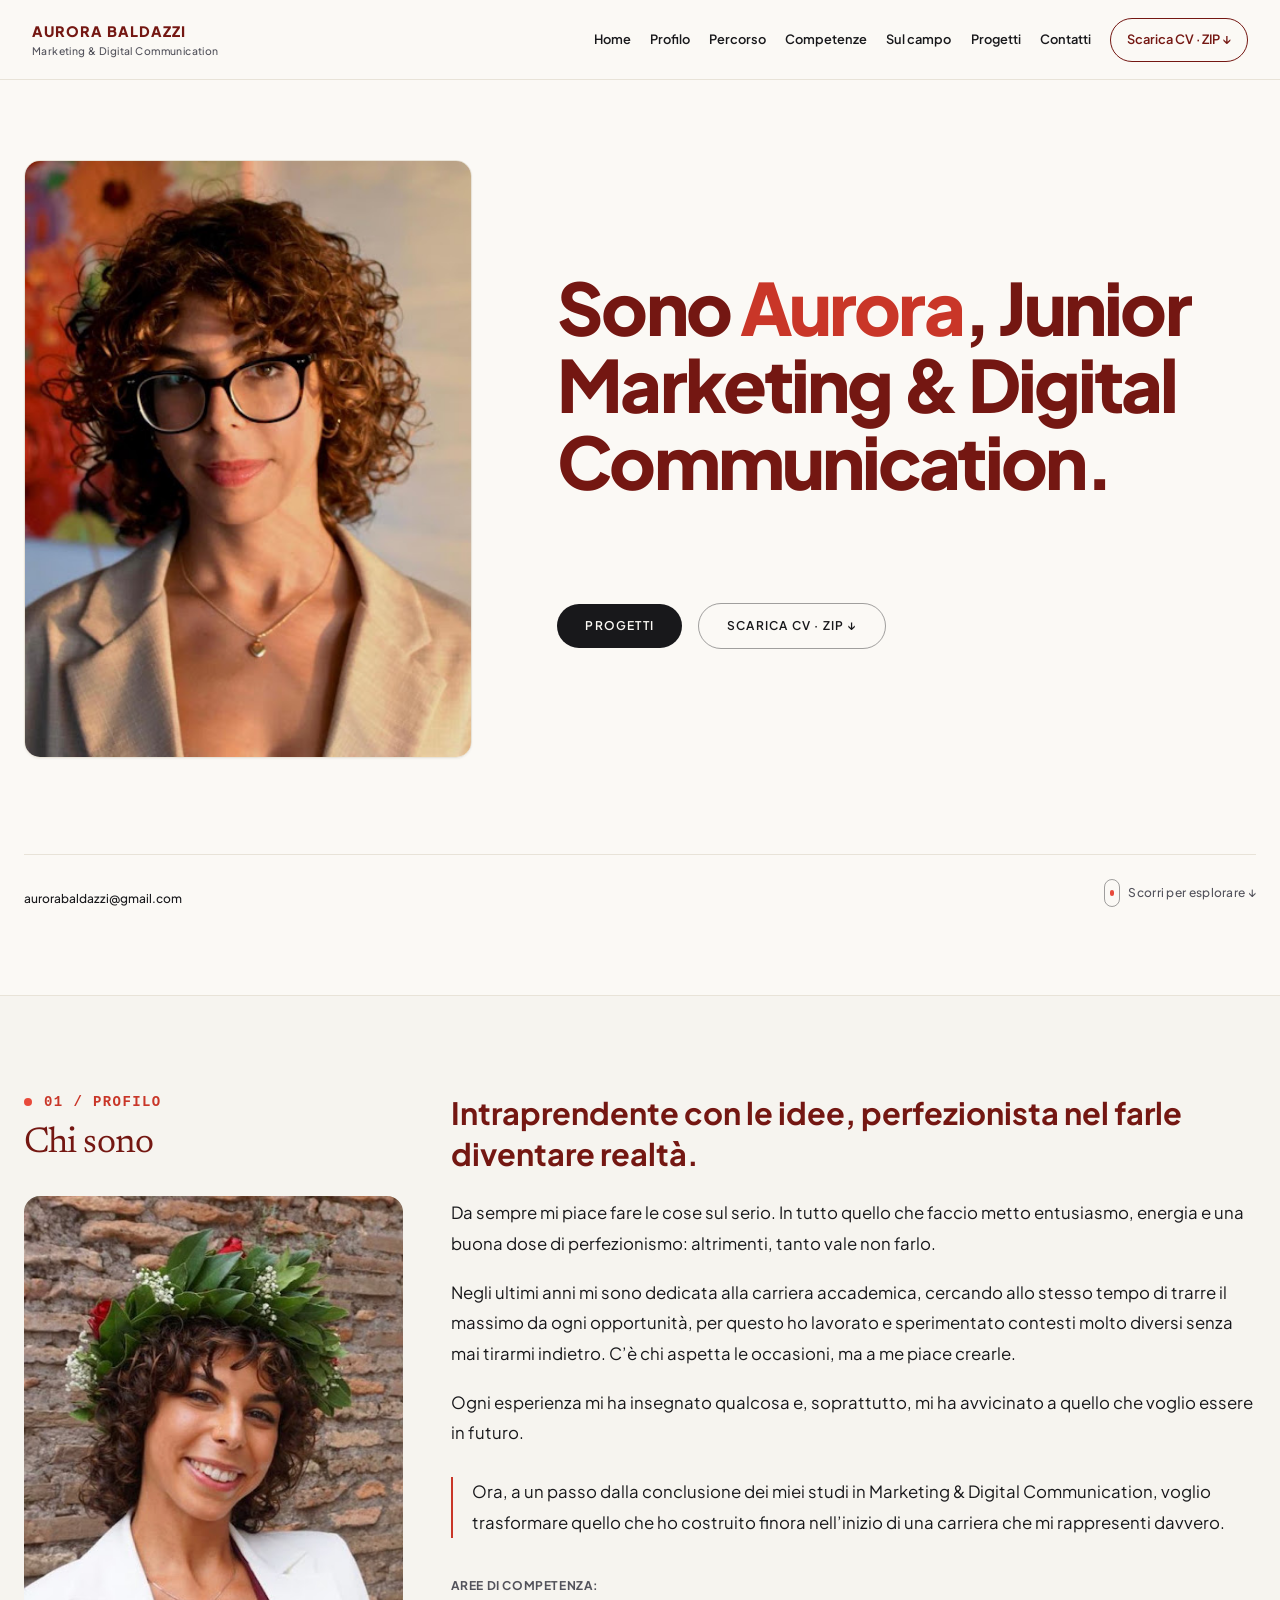
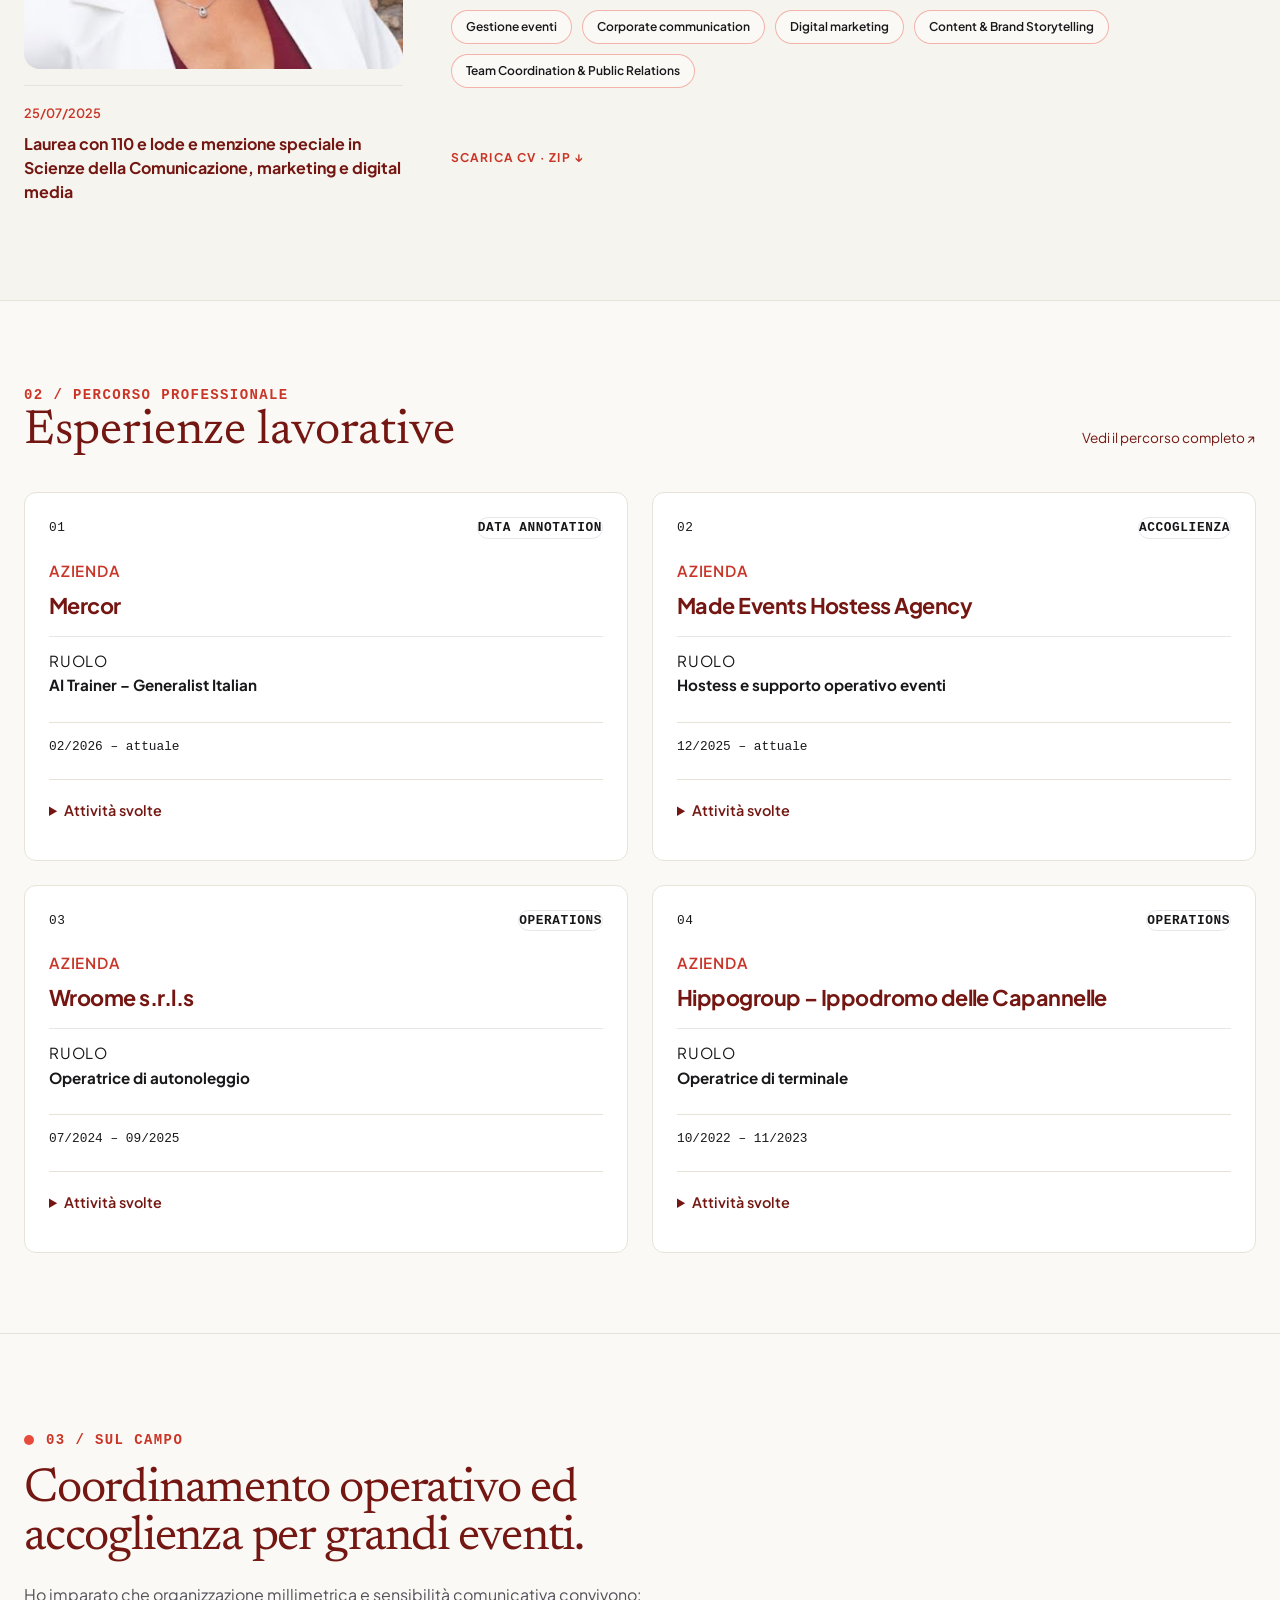
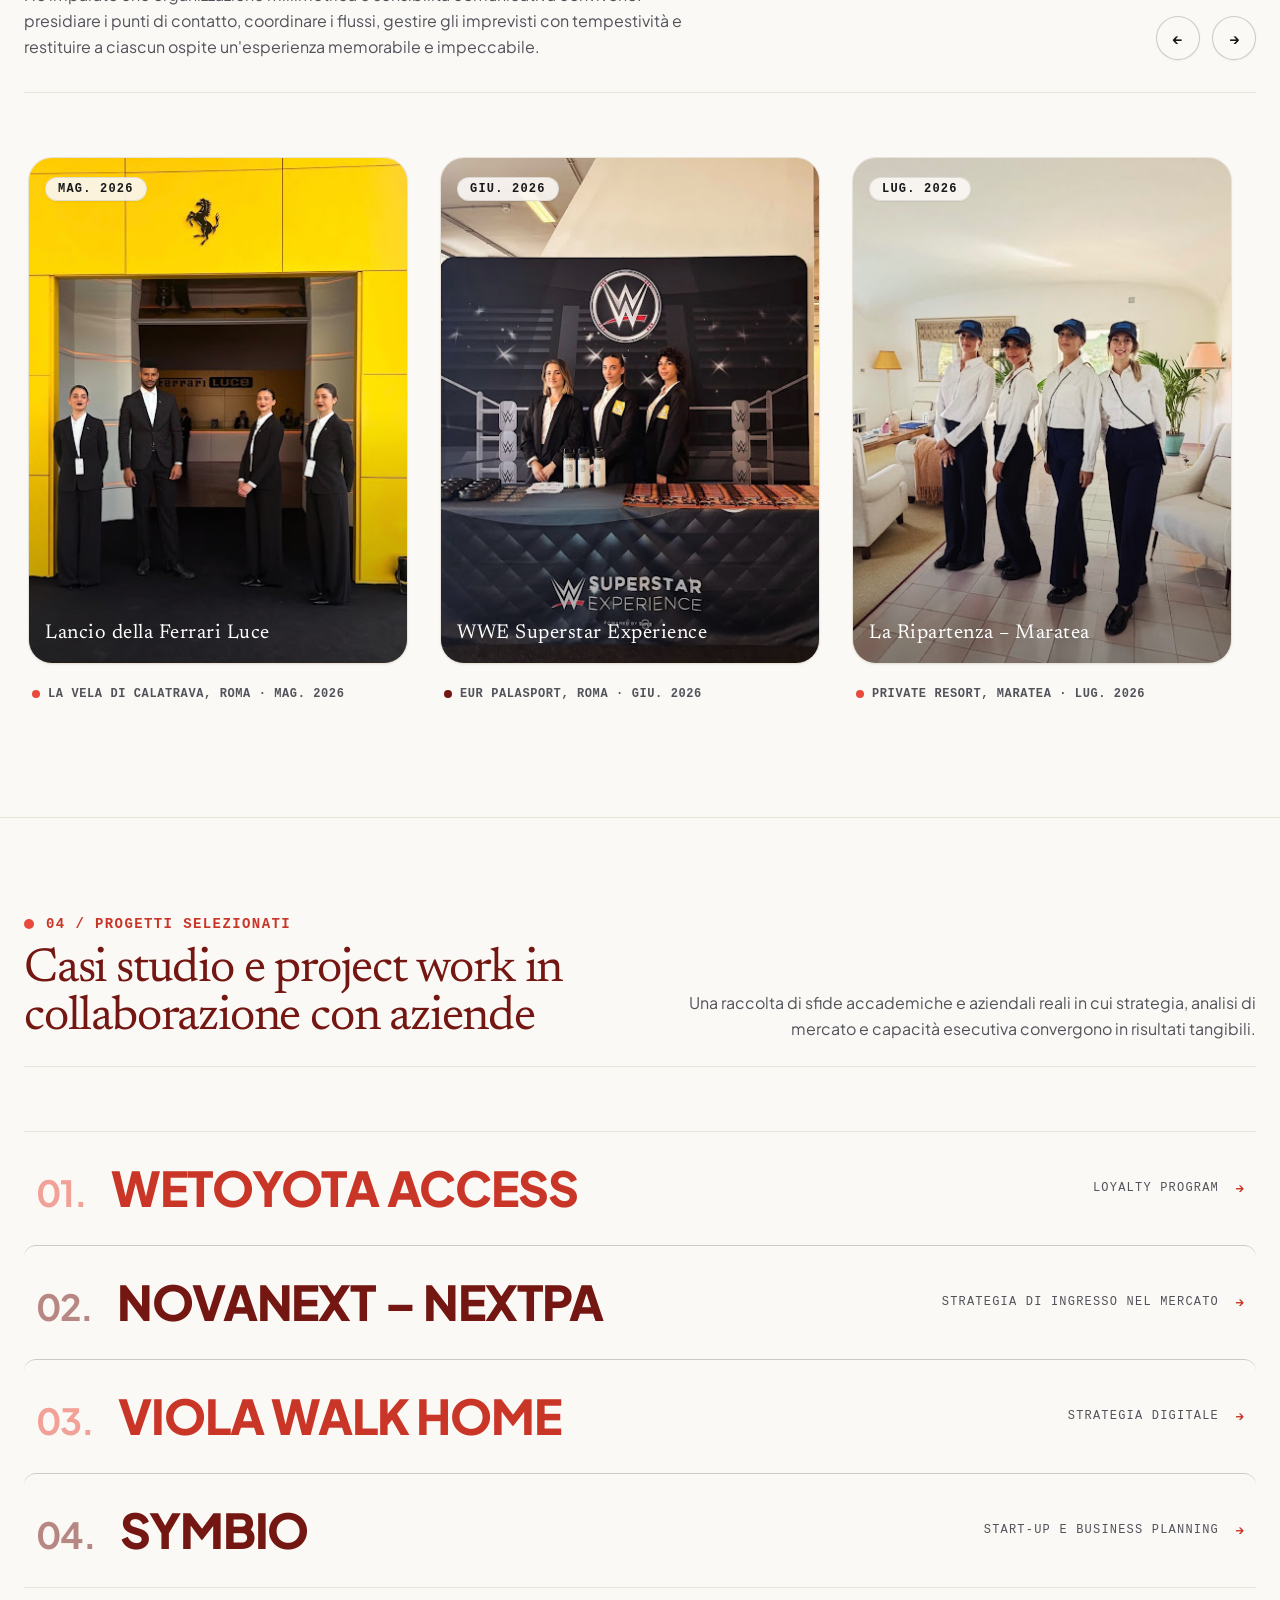
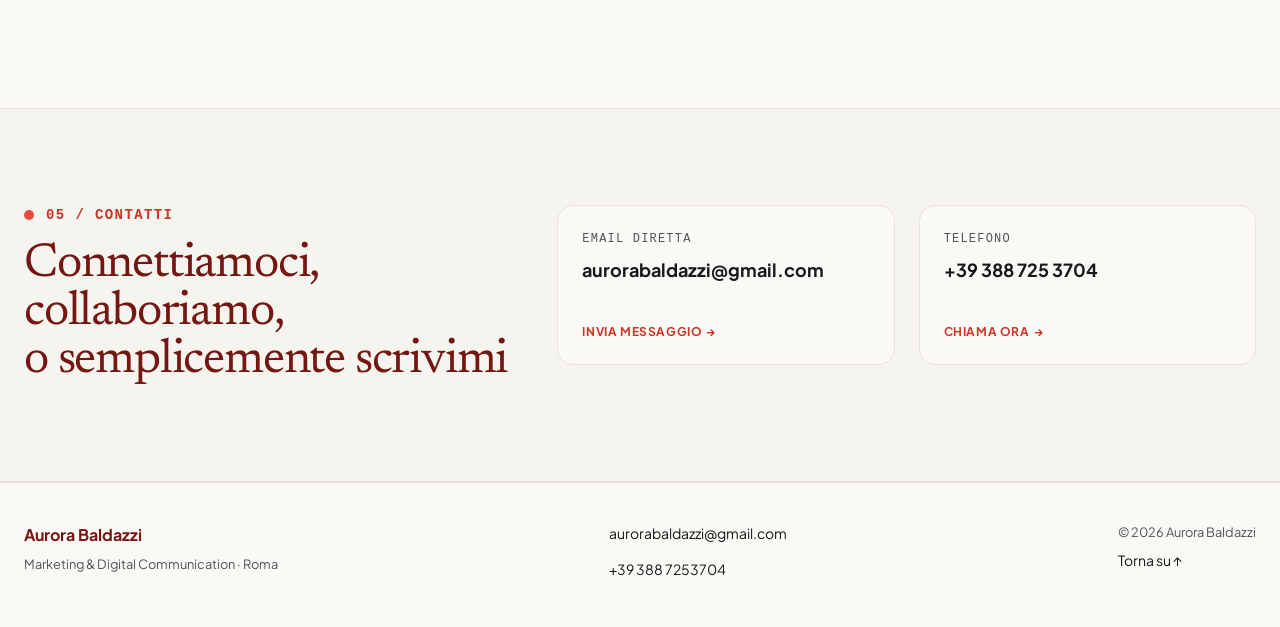
<file: index.html>
<!DOCTYPE html>
<html class="scroll-smooth stitch-anim-fade-in" lang="it" style=""><head>
<meta charset="utf-8"/>
<meta content="width=device-width, initial-scale=1.0" name="viewport"/>
<title>Portfolio 2026 | Aurora Baldazzi</title>
<style data-purpose="typography-and-effects">
    body {
      background-color: #FBF9F5;
      color: #18181B;
      font-family: 'Plus Jakarta Sans', sans-serif;
      overflow-x: hidden;
    }
    
    .font-serif-editorial {
      font-family: 'Newsreader', serif;
      font-feature-settings: "liga" 1, "dlig" 1;
    }

    .hero-title {
      letter-spacing: -0.04em;
      line-height: 0.92;
    }

    .editorial-border {
      border-color: #E8E3D8;
    }

    /* Custom subtle scrollbar */
    ::-webkit-scrollbar {
      width: 6px;
    }
    ::-webkit-scrollbar-track {
      background: #FBF9F5;
    }
    ::-webkit-scrollbar-thumb {
      background: #D8D3C8;
      border-radius: 9999px;
    }
    ::-webkit-scrollbar-thumb:hover {
      background: #E84A3B;
    }
  </style>
<meta content="Portfolio di Aurora Baldazzi: marketing, comunicazione digitale, eventi e progetti accademici." name="description"/><link href="assets/fonts.css" rel="stylesheet"/><link href="assets/index.html.css" rel="stylesheet"/><link href="assets/refinements.css" rel="stylesheet"/></head>
<body class="bg-paper text-charcoal selection:bg-coral selection:text-white antialiased portfolio-page" id="top" style=""><a class="skip-link" href="#contenuto">Vai al contenuto</a>
<header class="site-nav"><a class="nav-brand" href="index.html#home">AURORA BALDAZZI<span>Marketing &amp; Digital Communication</span></a><nav aria-label="Navigazione principale" class="wide-nav"><a href="#home">Home</a><a href="#about">Profilo</a><a href="#work-experience">Percorso</a><a href="#skills">Competenze</a><a href="#experience">Sul campo</a><a href="#projects">Progetti</a><a href="#contact">Contatti</a></nav><a class="nav-cv" download="CV_AuroraBaldazzi_Settembre2026.zip" href="risorse/CV_AuroraBaldazzi_Settembre2026.zip" title="Scarica lo ZIP contenente il PDF">Scarica CV · ZIP ↓</a><details class="compact-nav"><summary>Menu</summary><nav aria-label="Navigazione mobile"><a href="#home">Home</a><a href="#about">Chi sono</a><a href="#skills">Competenze</a><a href="#experience">Eventi</a><a href="#projects">Progetti</a><a href="#work-experience">Percorso</a><a href="#contact">Contatti</a></nav></details></header>
<main id="contenuto" tabindex="-1">
<section class="min-h-screen pt-28 pb-16 flex flex-col justify-between border-b editorial-border relative" id="home">
<div class="max-w-7xl mx-auto px-6 w-full flex-grow flex flex-col justify-center">
<div class="w-full flex justify-end pb-4"></div><div class="grid grid-cols-1 lg:grid-cols-12 gap-8 lg:gap-12 items-center py-6 sm:py-8"><div class="lg:col-span-5 w-full flex justify-center lg:justify-start"><div class="relative w-full max-w-xs sm:max-w-sm lg:max-w-md aspect-[3/4] rounded-2xl bg-paper-tint/60 border editorial-border overflow-hidden flex-col items-center justify-center text-center group hover:border-coral transition-colors duration-300 shadow-sm mx-auto lg:mx-0"><img alt="Ritratto di Aurora Baldazzi" class="w-full h-full object-cover object-center group-hover:scale-[1.02] transition-transform duration-500" decoding="async" fetchpriority="high" loading="eager" src="assets/c6075bc52edbbc02.jpg" style="object-position:center;"/></div></div><div class="lg:col-span-7 flex flex-col justify-center space-y-6 sm:space-y-8 py-2 sm:py-4"><h1 class="hero-title text-4xl sm:text-5xl md:text-7xl font-black text-[#741712] font-sans leading-tight"><span style="color:#741712;">Sono </span><span style="color:#c93628;">Aurora</span><span style="color:#741712;">, Junior Marketing &amp; Digital Communication.</span></h1><div class="space-y-4 max-w-2xl"><div class="my-4 sm:my-6 space-y-2 font-sans"></div></div><div class="pt-2 sm:pt-4 flex flex-col sm:flex-row items-stretch sm:items-center gap-3 sm:gap-4 w-full sm:w-auto"><a class="w-full sm:w-auto min-h-[44px] justify-center px-7 py-3.5 bg-charcoal text-paper text-xs uppercase tracking-widest font-semibold rounded-full hover:bg-coral hover:shadow-lg hover:shadow-coral/30 transition-all duration-300 flex items-center gap-2" href="#projects">Progetti</a><a class="w-full sm:w-auto min-h-[44px] justify-center text-center px-7 py-3.5 border border-charcoal/40 text-charcoal text-xs uppercase tracking-widest font-semibold rounded-full hover:border-coral hover:text-coral transition-colors duration-200 flex items-center" download="CV_AuroraBaldazzi_Settembre2026.zip" href="risorse/CV_AuroraBaldazzi_Settembre2026.zip" title="Scarica lo ZIP contenente il PDF">Scarica CV · ZIP ↓</a></div></div></div>
</div>
<div class="max-w-7xl mx-auto px-6 w-full pt-16"><div class="flex flex-col sm:flex-row items-start sm:items-end justify-between py-6 border-t editorial-border text-xs text-charcoal gap-6"><div class="flex flex-col sm:flex-row gap-6 sm:gap-12"><div class="space-y-1"><a class="block font-medium text-charcoal hover:text-coral transition-colors" href="mailto:aurorabaldazzi@gmail.com">aurorabaldazzi@gmail.com</a></div><div class="space-y-1 text-charcoal-muted"></div></div><div class="flex items-center gap-2 text-charcoal-muted font-medium text-xs sm:ml-auto"><span class="inline-flex items-center justify-center w-4 h-7 rounded-full border border-charcoal/40"><span class="w-1 h-1.5 rounded-full bg-coral animate-bounce"></span></span><a class="hover:text-coral transition-colors tracking-wide" href="#about">Scorri per esplorare ↓</a></div></div></div>
</section>
<section class="py-24 border-b editorial-border bg-paper-tint/60 relative" id="about">
<div class="max-w-7xl mx-auto px-6">
<div class="grid grid-cols-1 lg:grid-cols-12 gap-12 items-start">
<div class="lg:col-span-4"><div class="relative"><div class="flex items-center gap-3 mb-3"><span class="w-2 h-2 rounded-full bg-coral inline-block"></span><span class="text-sm font-mono uppercase tracking-widest text-coral font-bold">01 / PROFILO </span></div><h2 class="text-3xl sm:text-4xl font-serif-editorial text-[#741712] font-normal leading-tight tracking-tight">Chi sono</h2><figure class="latest-profile-photo"><img alt="Aurora Baldazzi" decoding="async" loading="lazy" src="assets/8d00b91ba19da72c.jpg" style="object-position:center;"/></figure><div class="latest-education"><p>25/07/2025</p><p>Laurea con 110 e lode e menzione speciale in Scienze della Comunicazione, marketing e digital media</p></div></div></div>
<div class="lg:col-span-8 space-y-6 sm:space-y-8"><div class="latest-bio"><h3>Intraprendente con le idee, perfezionista nel farle diventare realtà.</h3><p>Da sempre mi piace fare le cose sul serio. In tutto quello che faccio metto entusiasmo, energia e una buona dose di perfezionismo: altrimenti, tanto vale non farlo.</p><p>Negli ultimi anni mi sono dedicata alla carriera accademica, cercando allo stesso tempo di trarre il massimo da ogni opportunità, per questo ho lavorato e sperimentato contesti molto diversi senza mai tirarmi indietro. C’è chi aspetta le occasioni, ma a me piace crearle.</p><p>Ogni esperienza mi ha insegnato qualcosa e, soprattutto, mi ha avvicinato a quello che voglio essere in futuro.</p><p>Ora, a un passo dalla conclusione dei miei studi in Marketing &amp; Digital Communication, voglio trasformare quello che ho costruito finora nell’inizio di una carriera che mi rappresenti davvero.</p></div><div class="pt-2" id="skills"><p class="text-xs uppercase tracking-wider text-charcoal-muted font-bold mb-3 sm:mb-4">AREE DI COMPETENZA:</p><div class="flex flex-wrap gap-2 sm:gap-2.5"><span class="px-3.5 py-2 rounded-full text-xs font-semibold bg-paper border border-coral/40 text-charcoal hover:border-coral hover:bg-coral-soft transition-colors cursor-default">Gestione eventi</span><span class="px-3.5 py-2 rounded-full text-xs font-semibold bg-paper border border-coral/40 text-charcoal hover:border-coral hover:bg-coral-soft transition-colors cursor-default">Corporate communication</span><span class="px-3.5 py-2 rounded-full text-xs font-semibold bg-paper border border-coral/40 text-charcoal hover:border-coral hover:bg-coral-soft transition-colors cursor-default">Digital marketing</span><span class="px-3.5 py-2 rounded-full text-xs font-semibold bg-paper border border-coral/40 text-charcoal hover:border-coral hover:bg-coral-soft transition-colors cursor-default">Content &amp; Brand Storytelling</span><span class="px-3.5 py-2 rounded-full text-xs font-semibold bg-paper border border-coral/40 text-charcoal hover:border-coral hover:bg-coral-soft transition-colors cursor-default">Team Coordination &amp; Public Relations</span></div></div><div class="pt-3 sm:pt-4"><a class="inline-flex items-center gap-3 text-xs font-bold uppercase tracking-widest text-coral hover:text-charcoal transition-colors group min-h-[44px]" download="CV_AuroraBaldazzi_Settembre2026.zip" href="risorse/CV_AuroraBaldazzi_Settembre2026.zip" title="Scarica lo ZIP contenente il PDF">Scarica CV · ZIP ↓</a></div></div>
</div>
</div>
</section>
<section class="work-experience" id="work-experience"><div class="work-container"><div class="work-heading"><div><span class="text-sm font-mono uppercase tracking-widest text-coral font-bold">02 / Percorso professionale</span><h2>Esperienze lavorative</h2></div><a href="percorso.html">Vedi il percorso completo ↗</a></div><div class="work-grid"><article class="experience-card"><div class="experience-front">
<div class="space-y-4">
<div class="flex items-center justify-between text-[11px] font-mono text-[#78716c] uppercase tracking-wider">
<span class="">01</span>
<span class="px-2.5 py-0.5 bg-stone-100 border border-[#e7dfd5] rounded-full text-[10px] text-[#7a1e1e] font-semibold">Data Annotation</span>
</div>
<div class="pt-1">
<p class="text-xs font-mono uppercase text-[#e84a3b] font-semibold tracking-wider">Azienda</p>
<h3 class="text-2xl font-bold text-[#7a1e1e] mt-1 tracking-tight">Mercor</h3>
</div>
<div class="pt-3 border-t border-[#e7dfd5]/60">
<p class="text-xs font-mono uppercase text-[#78716c] tracking-wider">Ruolo</p>
<p class="text-base font-bold text-stone-800 leading-snug mt-0.5">AI Trainer – Generalist Italian</p>
</div>
</div>
<div class="pt-4 border-t border-[#e7dfd5]/60 flex items-center justify-between text-xs font-mono">
<span class="text-[#78716c]">02/2026 – attuale</span>
</div>
</div><details><summary>Attività svolte</summary><p>Valutazione qualitativa di contenuti generati dall’IA, data annotation e controllo della qualità linguistica.</p></details></article><article class="experience-card"><div class="experience-front"><div class="space-y-4"><div class="flex items-center justify-between text-[11px] font-mono text-[#78716c] uppercase tracking-wider"><span class="">02</span><span class="px-2.5 py-0.5 bg-stone-100 border border-[#e7dfd5] rounded-full text-[10px] text-[#7a1e1e] font-semibold">Accoglienza</span></div><div class="pt-1"><p class="text-xs font-mono uppercase text-[#e84a3b] font-semibold tracking-wider">Azienda</p><h3 class="text-xl font-bold text-[#7a1e1e] mt-1 leading-snug tracking-tight">Made Events Hostess Agency</h3></div><div class="pt-3 border-t border-[#e7dfd5]/60"><p class="text-xs font-mono uppercase text-[#78716c] tracking-wider">Ruolo</p><p class="text-base font-bold text-stone-800 leading-snug mt-0.5">Hostess e supporto operativo eventi</p></div></div><div class="pt-4 border-t border-[#e7dfd5]/60 flex items-center justify-between text-xs font-mono"><span class="text-[#78716c]">12/2025 – attuale</span></div></div><details><summary>Attività svolte</summary><p>Accoglienza e gestione del pubblico, supporto organizzativo e operativo durante eventi, fiere, convegni e attività promozionali.</p></details></article><article class="experience-card"><div class="experience-front">
<div class="space-y-4">
<div class="flex items-center justify-between text-[11px] font-mono text-[#78716c] uppercase tracking-wider">
<span class="">03</span>
<span class="px-2.5 py-0.5 bg-stone-100 border border-[#e7dfd5] rounded-full text-[10px] text-stone-700 font-semibold">Operations</span>
</div>
<div class="pt-1">
<p class="text-xs font-mono uppercase text-[#e84a3b] font-semibold tracking-wider">Azienda</p>
<h3 class="text-2xl font-bold text-[#7a1e1e] mt-1 tracking-tight">Wroome s.r.l.s</h3>
</div>
<div class="pt-3 border-t border-[#e7dfd5]/60">
<p class="text-xs font-mono uppercase text-[#78716c] tracking-wider">Ruolo</p>
<p class="text-base font-bold text-stone-800 leading-snug mt-0.5">Operatrice di autonoleggio</p>
</div>
</div>
<div class="pt-4 border-t border-[#e7dfd5]/60 flex items-center justify-between text-xs font-mono">
<span class="text-[#78716c]">07/2024 – 09/2025</span>
</div>
</div><details><summary>Attività svolte</summary><p>Gestione del processo di noleggio, dall’accoglienza e gestione delle pratiche alla vendita di servizi aggiuntivi, assistenza e customer care.</p></details></article><article class="experience-card"><div class="experience-front">
<div class="space-y-4">
<div class="flex items-center justify-between text-[11px] font-mono text-[#78716c] uppercase tracking-wider">
<span class="">04</span>
<span class="px-2.5 py-0.5 bg-stone-100 border border-[#e7dfd5] rounded-full text-[10px] text-stone-700 font-semibold">OPERATIONS</span>
</div>
<div class="pt-1">
<p class="text-xs font-mono uppercase text-[#e84a3b] font-semibold tracking-wider">Azienda</p>
<h3 class="text-lg font-bold text-[#7a1e1e] mt-1 leading-snug tracking-tight">Hippogroup – Ippodromo delle Capannelle</h3>
</div>
<div class="pt-3 border-t border-[#e7dfd5]/60">
<p class="text-xs font-mono uppercase text-[#78716c] tracking-wider">Ruolo</p>
<p class="text-base font-bold text-stone-800 leading-snug mt-0.5">Operatrice di terminale</p>
</div>
</div>
<div class="pt-4 border-t border-[#e7dfd5]/60 flex items-center justify-between text-xs font-mono">
<span class="text-[#78716c]">10/2022 – 11/2023</span>
</div>
</div><details><summary>Attività svolte</summary><p>Gestione di transazioni e operazioni di cassa, accoglienza e supporto al pubblico in un contesto ad alta affluenza.</p></details></article></div></div></section><section class="py-24 border-b editorial-border bg-paper relative overflow-hidden" id="experience"><div class="max-w-7xl mx-auto px-6 relative"><div class="mb-14 pb-8 border-b editorial-border"><div class="flex flex-col lg:flex-row lg:items-end justify-between gap-8"><div class="space-y-4 max-w-2xl"><div class="flex items-center gap-3"><span class="w-2.5 h-2.5 rounded-full bg-coral inline-block"></span><span class="text-sm font-mono uppercase tracking-widest text-coral font-bold">03 / SUL CAMPO</span></div><h2 class="text-3xl sm:text-4xl md:text-5xl font-serif-editorial text-[#741712] font-normal leading-tight tracking-tight">Coordinamento operativo ed accoglienza per grandi eventi.</h2><p class="text-base text-charcoal-muted leading-relaxed pt-1">Ho imparato che organizzazione millimetrica e sensibilità comunicativa convivono: presidiare i punti di contatto, coordinare i flussi, gestire gli imprevisti con tempestività e restituire a ciascun ospite un'esperienza memorabile e impeccabile.</p></div><div class="flex flex-col sm:flex-row lg:flex-col items-start lg:items-end justify-between gap-6 shrink-0"><div class="flex items-center gap-3 pt-2"><button aria-label="Scorri indietro" class="group flex items-center justify-center w-11 h-11 rounded-full border border-charcoal/20 bg-paper text-charcoal hover:border-[#741712] hover:bg-[#741712] hover:text-white transition-all duration-300 shadow-sm active:scale-95" data-carousel-dir="-1" type="button"><span class="group-hover:-translate-x-0.5 transition-transform duration-200 text-sm font-bold">←</span></button><button aria-label="Scorri avanti" class="group flex items-center justify-center w-11 h-11 rounded-full border border-charcoal/20 bg-paper text-charcoal hover:border-[#741712] hover:bg-[#741712] hover:text-white transition-all duration-300 shadow-sm active:scale-95" data-carousel-dir="1" type="button"><span class="group-hover:translate-x-0.5 transition-transform duration-200 text-sm font-bold">→</span></button></div></div></div></div><div aria-label="Esperienze negli eventi" class="flex overflow-x-auto gap-6 sm:gap-8 pb-8 pt-2 scroll-smooth select-none [-ms-overflow-style:none] [scrollbar-width:none] [&amp;::-webkit-scrollbar]:hidden px-1" id="experience-carousel" role="region" tabindex="0"><article class="flex-none w-[290px] sm:w-[340px] md:w-[380px] group flex flex-col"><div class="relative aspect-[3/4] rounded-3xl bg-paper-tint border editorial-border overflow-hidden mb-5 shadow-sm group-hover:shadow-lg group-hover:border-coral transition-all duration-500"><img alt="Lancio della Ferrari Luce" class="w-full h-full object-cover object-center group-hover:scale-105 transition-transform duration-700 ease-in-out" decoding="async" loading="lazy" src="assets/dc30059f8cb72c43.jpg" style="object-position:center;"/><div class="absolute inset-0 bg-gradient-to-t from-black/60 via-transparent to-transparent opacity-60 group-hover:opacity-40 transition-opacity duration-300"></div><div class="absolute top-4 left-4"><span class="px-3 py-1 rounded-full bg-paper/90 backdrop-blur-md text-[10px] font-mono uppercase tracking-widest text-charcoal font-semibold border border-charcoal/10 shadow-sm">Mag. 2026</span></div><div class="absolute bottom-4 left-4 right-4 text-white"><h3 class="text-xl font-bold font-serif-editorial text-white tracking-wide">Lancio della Ferrari Luce</h3></div></div><div class="space-y-2 px-1"><div class="flex items-center gap-2"><span class="w-2 h-2 rounded-full bg-coral inline-block"></span><p class="text-[11px] font-mono font-semibold uppercase tracking-wider text-charcoal-muted">La Vela di Calatrava, Roma · Mag. 2026</p></div></div></article><article class="flex-none w-[290px] sm:w-[340px] md:w-[380px] group flex flex-col"><div class="relative aspect-[3/4] rounded-3xl bg-paper-tint border editorial-border overflow-hidden mb-5 shadow-sm group-hover:shadow-lg group-hover:border-[#741712] transition-all duration-500"><img alt="WWE Superstar Experience" class="w-full h-full object-cover object-top group-hover:scale-105 transition-transform duration-700 ease-in-out" decoding="async" loading="lazy" src="assets/0e32f26b7cd6b002.jpg" style="object-position:center;"/><div class="absolute inset-0 bg-gradient-to-t from-black/60 via-transparent to-transparent opacity-60 group-hover:opacity-40 transition-opacity duration-300"></div><div class="absolute top-4 left-4"><span class="px-3 py-1 rounded-full bg-paper/90 backdrop-blur-md text-[10px] font-mono uppercase tracking-widest text-charcoal font-semibold border border-charcoal/10 shadow-sm">Giu. 2026</span></div><div class="absolute bottom-4 left-4 right-4 text-white"><h3 class="text-xl font-bold font-serif-editorial text-white tracking-wide">WWE Superstar Experience</h3></div></div><div class="space-y-2 px-1"><div class="flex items-center gap-2"><span class="w-2 h-2 rounded-full bg-[#741712] inline-block"></span><p class="text-[11px] font-mono font-semibold uppercase tracking-wider text-charcoal-muted">EUR Palasport, Roma · Giu. 2026</p></div></div></article><article class="flex-none w-[290px] sm:w-[340px] md:w-[380px] group flex flex-col"><div class="relative aspect-[3/4] rounded-3xl bg-paper-tint border editorial-border overflow-hidden mb-5 shadow-sm group-hover:shadow-lg group-hover:border-coral transition-all duration-500"><img alt="La Ripartenza - Maratea" class="w-full h-full object-cover object-center group-hover:scale-105 transition-transform duration-700 ease-in-out" decoding="async" loading="lazy" src="assets/4b8f24c6827390c1.jpg" style="object-position:center;"/><div class="absolute inset-0 bg-gradient-to-t from-black/60 via-transparent to-transparent opacity-60 group-hover:opacity-40 transition-opacity duration-300"></div><div class="absolute top-4 left-4"><span class="px-3 py-1 rounded-full bg-paper/90 backdrop-blur-md text-[10px] font-mono uppercase tracking-widest text-charcoal font-semibold border border-charcoal/10 shadow-sm">Lug. 2026</span></div><div class="absolute bottom-4 left-4 right-4 text-white"><h3 class="text-xl font-bold font-serif-editorial text-white tracking-wide">La Ripartenza – Maratea</h3></div></div><div class="space-y-2 px-1"><div class="flex items-center gap-2"><span class="w-2 h-2 rounded-full bg-coral inline-block"></span><p class="text-[11px] font-mono font-semibold uppercase tracking-wider text-charcoal-muted">Private Resort, Maratea · Lug. 2026</p></div></div></article><article class="flex-none w-[290px] sm:w-[340px] md:w-[380px] group flex flex-col"><div class="relative aspect-[3/4] rounded-3xl bg-paper-tint border editorial-border overflow-hidden mb-5 shadow-sm group-hover:shadow-lg group-hover:border-[#741712] transition-all duration-500"><img alt="EGPA Conference Rome" class="w-full h-full object-cover group-hover:scale-105 transition-transform duration-700 ease-in-out" decoding="async" loading="lazy" src="assets/60ea7e71e2ed53ad.jpg" style="object-position:center;"/><div class="absolute inset-0 bg-gradient-to-t from-black/60 via-transparent to-transparent opacity-60 group-hover:opacity-40 transition-opacity duration-300"></div><div class="absolute top-4 left-4"><span class="px-3 py-1 rounded-full bg-paper/90 backdrop-blur-md text-[10px] font-mono uppercase tracking-widest text-charcoal font-semibold border border-charcoal/10 shadow-sm">Ago. 2026</span></div><div class="absolute bottom-4 left-4 right-4 text-white"><h3 class="text-xl font-bold font-serif-editorial text-white tracking-wide">EGPA Conference</h3></div></div><div class="space-y-2 px-1"><div class="flex items-center gap-2"><span class="w-2 h-2 rounded-full bg-[#741712] inline-block"></span><p class="text-[11px] font-mono font-semibold uppercase tracking-wider text-charcoal-muted">La Sapienza, Roma · Ago. 2026</p></div></div></article></div></div></section><section class="py-24 border-b editorial-border" id="projects">
<div class="max-w-7xl mx-auto px-6 relative">
<div class="flex flex-col md:flex-row md:items-end justify-between mb-16 pb-6 border-b editorial-border gap-4"><div class="space-y-3"><div class="flex items-center gap-3"><span class="w-2.5 h-2.5 rounded-full bg-coral inline-block"></span><span class="text-sm font-mono uppercase tracking-widest text-coral font-bold">04 / PROGETTI SELEZIONATI</span></div><h2 class="text-3xl sm:text-4xl md:text-5xl font-serif-editorial text-[#741712] font-normal leading-tight tracking-tight">Casi studio e project work in collaborazione con aziende</h2></div><p class="text-base text-charcoal-muted max-w-xl leading-relaxed md:text-right">Una raccolta di sfide accademiche e aziendali reali in cui strategia, analisi di mercato e capacità esecutiva convergono in risultati tangibili.</p></div>
<div class="flex flex-col divide-y divide-charcoal/20 border-y editorial-border my-6"><a class="open-modal-btn group py-5 sm:py-8 flex flex-col md:flex-row md:items-baseline justify-between gap-2 sm:gap-4 cursor-pointer hover:bg-paper-tint/50 transition-colors px-3 rounded-xl" data-project="toyota" href="wetoyota-access.html"><div class="flex items-baseline gap-3 sm:gap-6 flex-1 flex-wrap sm:flex-nowrap"><span class="font-sans font-bold text-xl sm:text-3xl md:text-4xl text-[#e84a3b]/50 tracking-tight select-none group-hover:text-coral transition-colors">01.</span><h3 class="text-2xl sm:text-4xl md:text-5xl font-sans font-black tracking-tight text-[#e84a3b] uppercase leading-none break-words group-hover:underline">WETOYOTA ACCESS</h3></div><div class="flex items-center gap-4 md:self-center pl-8 sm:pl-10 md:pl-0 pt-1 md:pt-0"><span class="text-[11px] sm:text-xs font-mono uppercase tracking-widest text-charcoal-muted inline-block">LOYALTY PROGRAM</span><span class="text-xs font-bold text-coral group-hover:translate-x-1 transition-transform">→</span></div></a><a class="open-modal-btn group py-5 sm:py-8 flex flex-col md:flex-row md:items-baseline justify-between gap-2 sm:gap-4 cursor-pointer hover:bg-paper-tint/50 transition-colors px-3 rounded-xl" data-project="novanext" href="novanext-nextpa.html"><div class="flex items-baseline gap-3 sm:gap-6 flex-1 flex-wrap sm:flex-nowrap"><span class="font-sans font-bold text-xl sm:text-3xl md:text-4xl text-[#741712]/50 tracking-tight select-none group-hover:text-coral transition-colors">02.</span><h3 class="text-2xl sm:text-4xl md:text-5xl font-sans font-black tracking-tight text-[#741712] uppercase leading-none break-words group-hover:underline">NOVANEXT – NEXTPA</h3></div><div class="flex items-center gap-4 md:self-center pl-8 sm:pl-10 md:pl-0 pt-1 md:pt-0"><span class="text-[11px] sm:text-xs font-mono uppercase tracking-widest text-charcoal-muted inline-block">STRATEGIA DI INGRESSO NEL MERCATO</span><span class="text-xs font-bold text-coral group-hover:translate-x-1 transition-transform">→</span></div></a><a class="open-modal-btn group py-5 sm:py-8 flex flex-col md:flex-row md:items-baseline justify-between gap-2 sm:gap-4 cursor-pointer hover:bg-paper-tint/50 transition-colors px-3 rounded-xl" data-project="viola" href="viola-walk-home.html"><div class="flex items-baseline gap-3 sm:gap-6 flex-1 flex-wrap sm:flex-nowrap"><span class="font-sans font-bold text-xl sm:text-3xl md:text-4xl text-[#e84a3b]/50 tracking-tight select-none group-hover:text-coral transition-colors">03.</span><h3 class="text-2xl sm:text-4xl md:text-5xl font-sans font-black tracking-tight text-[#e84a3b] uppercase leading-none break-words group-hover:underline">VIOLA WALK HOME</h3></div><div class="flex items-center gap-4 md:self-center pl-8 sm:pl-10 md:pl-0 pt-1 md:pt-0"><span class="text-[11px] sm:text-xs font-mono uppercase tracking-widest text-charcoal-muted inline-block">STRATEGIA DIGITALE</span><span class="text-xs font-bold text-coral group-hover:translate-x-1 transition-transform">→</span></div></a><a class="open-modal-btn group py-5 sm:py-8 flex flex-col md:flex-row md:items-baseline justify-between gap-2 sm:gap-4 cursor-pointer hover:bg-paper-tint/50 transition-colors px-3 rounded-xl" data-project="symbio" href="symbio.html"><div class="flex items-baseline gap-3 sm:gap-6 flex-1 flex-wrap sm:flex-nowrap"><span class="font-sans font-bold text-xl sm:text-3xl md:text-4xl text-[#741712]/50 tracking-tight select-none group-hover:text-coral transition-colors">04.</span><h3 class="text-2xl sm:text-4xl md:text-5xl font-sans font-black tracking-tight text-[#741712] uppercase leading-none break-words group-hover:underline">SYMBIO</h3></div><div class="flex items-center gap-4 md:self-center pl-8 sm:pl-10 md:pl-0 pt-1 md:pt-0"><span class="text-[11px] sm:text-xs font-mono uppercase tracking-widest text-charcoal-muted inline-block">START-UP E BUSINESS PLANNING</span><span class="text-xs font-bold text-coral group-hover:translate-x-1 transition-transform">→</span></div></a></div>
</div>
</section>
<section class="py-24 border-b editorial-border bg-paper-tint/60 relative" id="contact"><div class="max-w-7xl mx-auto px-6"><div class="grid grid-cols-1 lg:grid-cols-12 gap-12 items-start"><div class="lg:col-span-5 space-y-4"><div class="space-y-4"><div class="flex items-center gap-3"><span class="w-2.5 h-2.5 rounded-full bg-coral inline-block"></span><span class="text-sm font-mono uppercase tracking-widest text-coral font-bold">05 / CONTATTI</span></div><h2 class="text-3xl sm:text-4xl md:text-5xl font-serif-editorial text-[#741712] font-normal leading-tight tracking-tight">Connettiamoci, collaboriamo,<br/>o semplicemente scrivimi</h2></div></div><div class="lg:col-span-7 grid grid-cols-1 sm:grid-cols-2 gap-6"><a class="group p-6 rounded-2xl bg-paper border editorial-border hover:border-coral hover:shadow-lg hover:shadow-coral/10 transition-all duration-300 flex flex-col justify-between min-h-[160px]" href="mailto:aurorabaldazzi@gmail.com"><div><span class="text-[11px] font-mono uppercase tracking-widest text-charcoal-muted block mb-2">Email Diretta</span><span class="text-base sm:text-lg font-bold text-charcoal group-hover:text-coral transition-colors break-all">aurorabaldazzi@gmail.com</span></div><span class="text-xs font-bold uppercase tracking-wider text-coral flex items-center gap-1 mt-4">Invia messaggio <span class="group-hover:translate-x-1 transition-transform">→</span></span></a><a class="group p-6 rounded-2xl bg-paper border editorial-border hover:border-coral hover:shadow-lg hover:shadow-coral/10 transition-all duration-300 flex flex-col justify-between min-h-[160px]" href="tel:+393887253704"><div><span class="text-[11px] font-mono uppercase tracking-widest text-charcoal-muted block mb-2">Telefono</span><span class="text-base sm:text-lg font-bold text-charcoal group-hover:text-coral transition-colors">+39 388 725 3704</span></div><span class="text-xs font-bold uppercase tracking-wider text-coral flex items-center gap-1 mt-4">Chiama ora <span class="group-hover:translate-x-1 transition-transform">→</span></span></a></div></div></div></section></main>
<footer class="shared-footer" id="contatti"><div><strong>Aurora Baldazzi</strong><p>Marketing &amp; Digital Communication · Roma</p></div><div><a href="mailto:aurorabaldazzi@gmail.com">aurorabaldazzi@gmail.com</a><a href="tel:+393887253704">+39 388 7253704</a></div><div><span>© 2026 Aurora Baldazzi</span><a href="#top">Torna su ↑</a></div></footer><script defer="True" src="assets/site.js"></script><dialog aria-labelledby="dialog-title" id="project-dialog"><form method="dialog"><button aria-label="Chiudi scheda progetto" class="dialog-close">Chiudi ×</button></form><div id="dialog-content"></div></dialog></body></html>
</file>
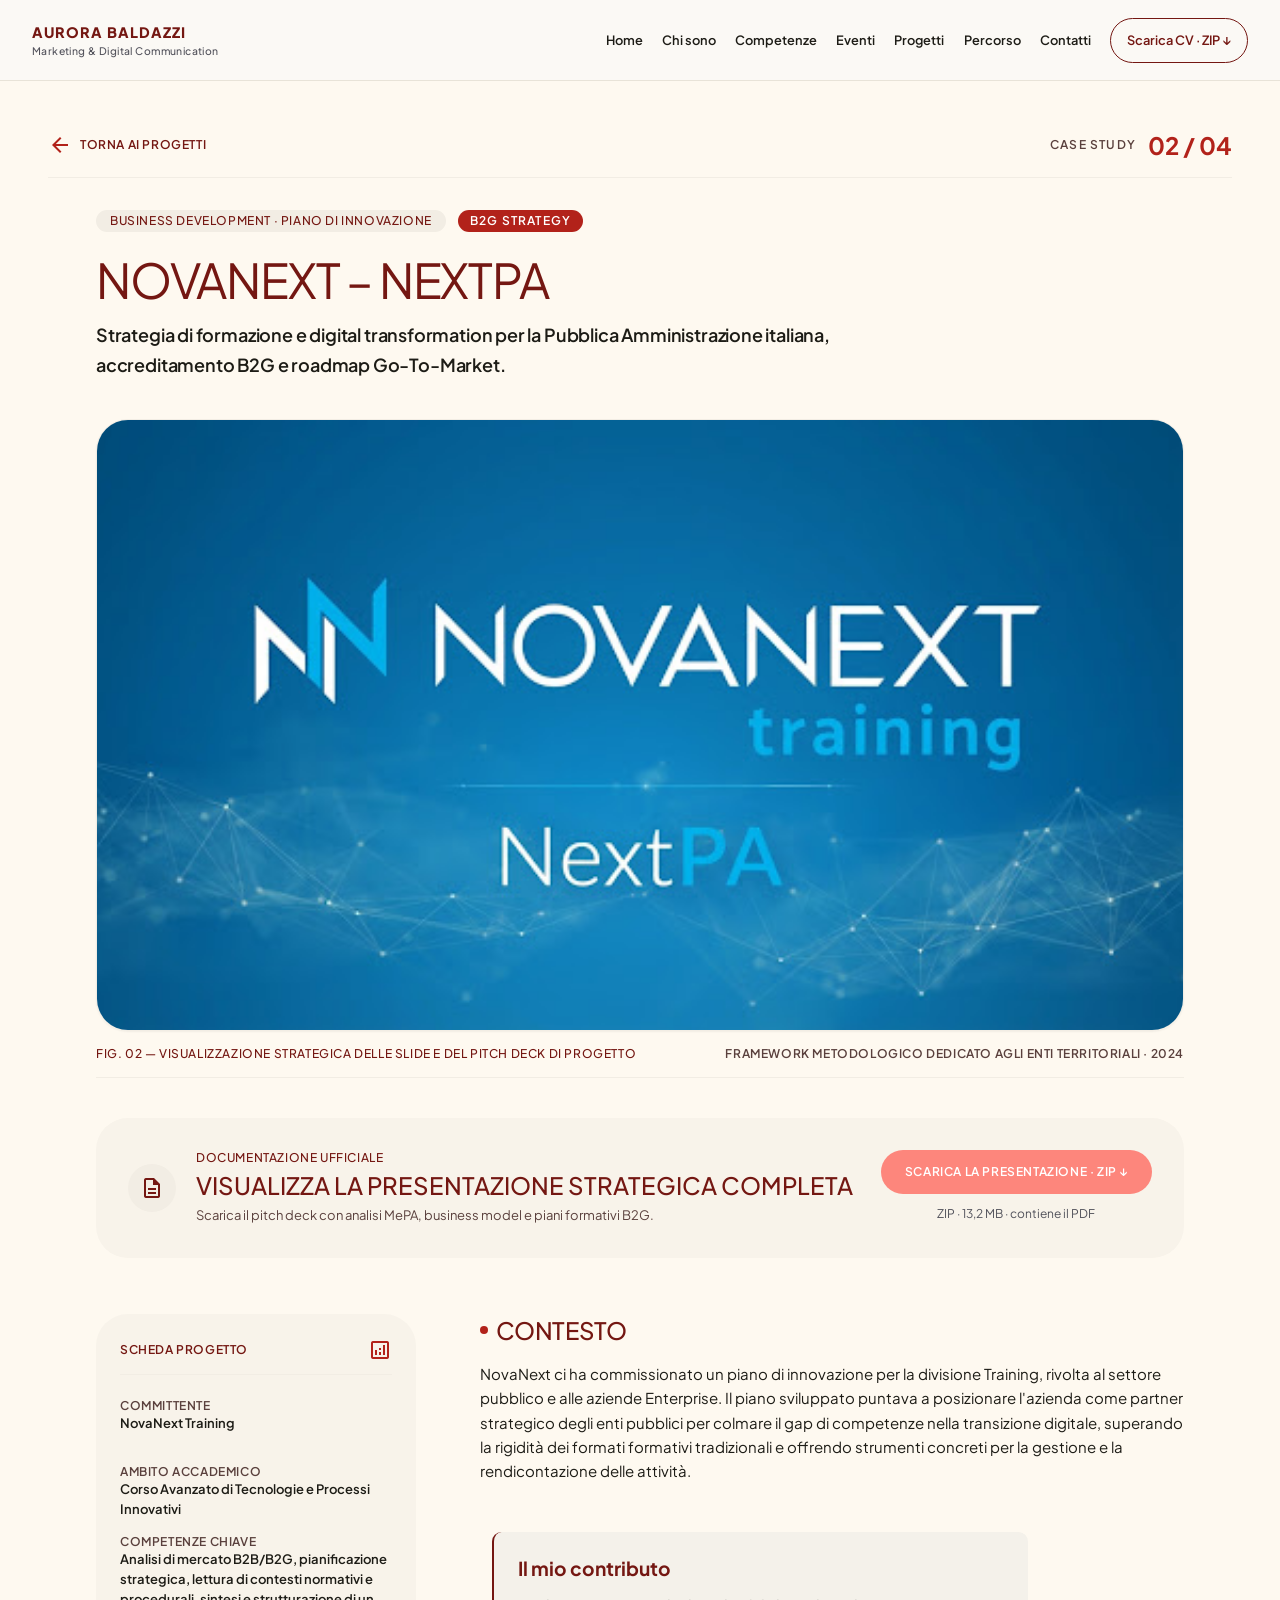
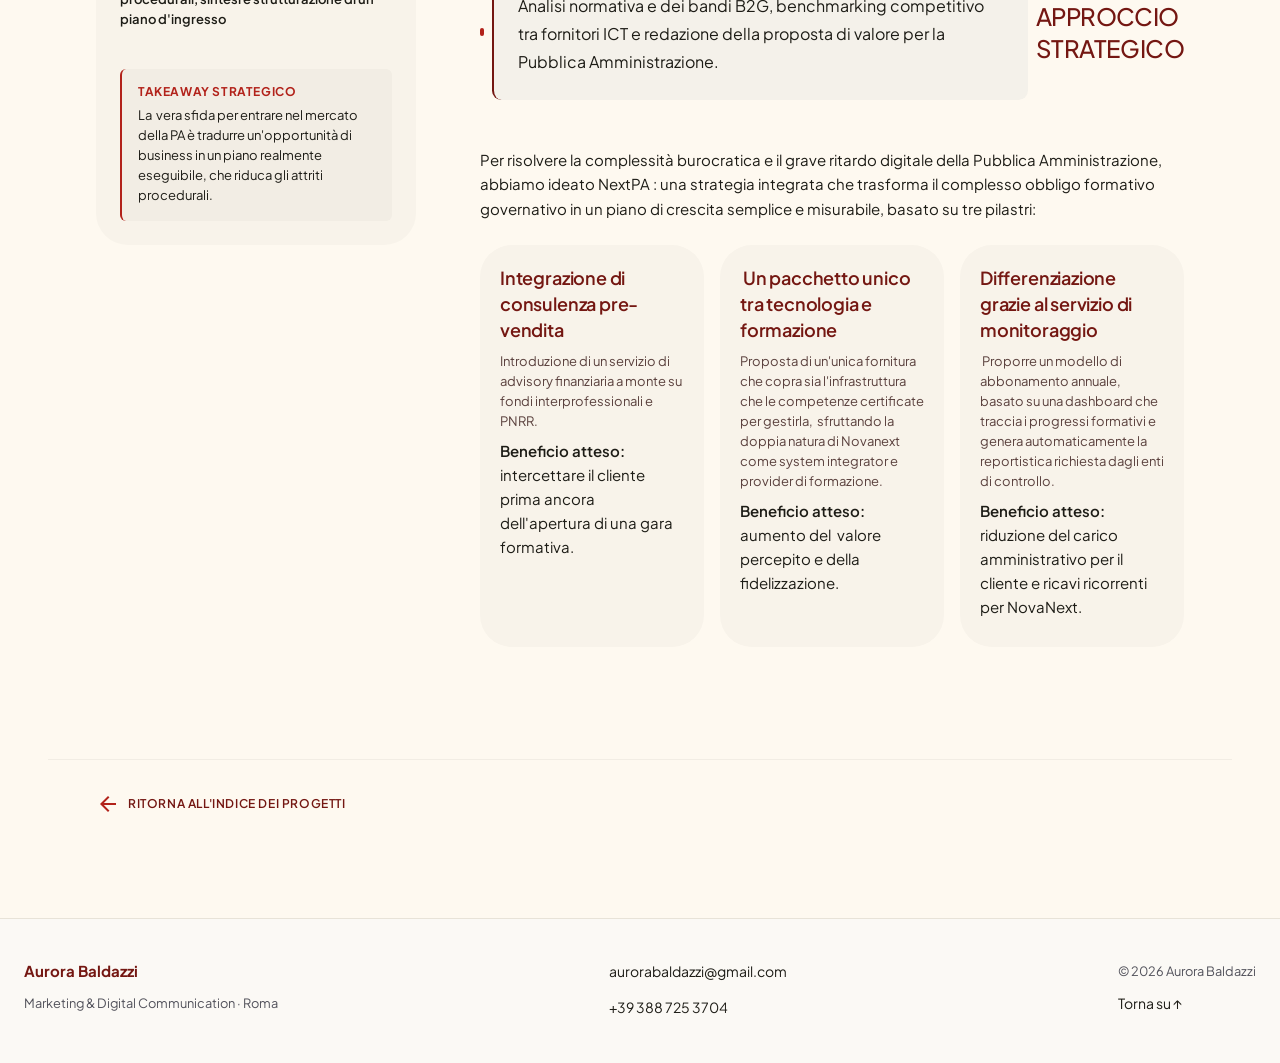
<file: novanext-nextpa.html>
<!DOCTYPE html>
<html lang="it" style=""><head><meta charset="utf-8"/><meta content="width=device-width, initial-scale=1.0" name="viewport"/>
<style>@layer base{html,body{margin:0;padding:0;}body{overscroll-behavior:none;}main>:first-child{margin-top:0!important;}main>:last-child{margin-bottom:0!important;}}::-webkit-scrollbar{display:none;}</style><style class="">[class*='font-headline'], [class*='font-display'], [style*='Anton'] { font-family: 'Plus Jakarta Sans', sans-serif !important; }</style><title>Novanext Nextpa | Aurora Baldazzi</title><meta content="Portfolio di Aurora Baldazzi: marketing, comunicazione digitale, eventi e progetti accademici." name="description"/><link href="assets/fonts.css" rel="stylesheet"/><link href="assets/novanext-nextpa.html.css" rel="stylesheet"/><link href="assets/refinements.css" rel="stylesheet"/></head><body class="bg-surface font-body-md text-body-md text-on-surface min-h-screen flex flex-col antialiased selection:bg-primary-fixed selection:text-on-primary-fixed portfolio-page" id="top" style=""><a class="skip-link" href="#contenuto">Vai al contenuto</a><header class="site-nav"><a class="nav-brand" href="index.html#home">AURORA BALDAZZI<span>Marketing &amp; Digital Communication</span></a><nav aria-label="Navigazione principale" class="wide-nav"><a href="index.html#home">Home</a><a href="index.html#about">Chi sono</a><a href="index.html#skills">Competenze</a><a href="index.html#experience">Eventi</a><a href="index.html#projects">Progetti</a><a href="index.html#work-experience">Percorso</a><a href="index.html#contact">Contatti</a></nav><a class="nav-cv" download="CV_AuroraBaldazzi_Settembre2026.zip" href="risorse/CV_AuroraBaldazzi_Settembre2026.zip" title="Scarica lo ZIP contenente il PDF">Scarica CV · ZIP ↓</a><details class="compact-nav"><summary>Menu</summary><nav aria-label="Navigazione mobile"><a href="index.html#home">Home</a><a href="index.html#about">Chi sono</a><a href="index.html#skills">Competenze</a><a href="index.html#experience">Eventi</a><a href="index.html#projects">Progetti</a><a href="index.html#work-experience">Percorso</a><a href="index.html#contact">Contatti</a></nav></details></header><main class="w-full pt-20 flex-1 bg-surface" id="contenuto" tabindex="-1"><div class="flex flex-col w-full pb-20"><section class="max-w-7xl mx-auto w-full px-6 lg:px-12 pt-8 pb-4"><div class="flex items-center justify-between border-b border-surface-container pb-4"><a class="inline-flex items-center gap-2 group text-primary hover:text-on-secondary-container transition-colors" data-path="home-progetti" href="index.html#projects"><span aria-hidden="true" class="material-symbols-outlined text-[18px] transition-transform group-hover:-translate-x-1">arrow_back</span><span class="font-label-md text-label-md uppercase tracking-wider text-[#741712] font-semibold group-hover:text-primary transition-colors">Torna Ai Progetti</span></a><div class="flex items-center gap-3"><span class="font-label-sm text-label-sm text-on-surface-variant uppercase tracking-widest">Case Study</span><span class="font-headline-sm text-headline-sm text-primary font-bold">02 / 04</span></div></div><div class="max-w-7xl mx-auto w-full px-6 lg:px-12 pt-8 pb-10"><div class="flex flex-col gap-4 max-w-4xl"><div class="flex flex-wrap items-center gap-3"><span class="px-3.5 py-1 rounded-full bg-surface-container text-[#741712] font-label-sm text-label-sm uppercase tracking-wider font-medium">Business Development · Piano Di Innovazione</span><span class="px-3 py-1 rounded-full bg-primary text-on-primary font-label-sm text-label-sm uppercase tracking-widest font-semibold">B2G Strategy</span></div><h1 class="font-headline-lg text-headline-lg text-[#741712] uppercase tracking-tight leading-none pt-2">Novanext – NextPA</h1><p class="font-title-md text-title-md text-on-surface leading-relaxed max-w-3xl">Strategia di formazione e digital transformation per la Pubblica Amministrazione italiana, accreditamento B2G e roadmap Go-To-Market.</p></div></div><section class="max-w-7xl mx-auto w-full px-6 lg:px-12 pb-10"><div class="w-full aspect-[16/9] min-h-[380px] lg:min-h-[460px] rounded-lg overflow-hidden border border-surface-container shadow-sm"><img alt="Novanext Training NextPA Banner" class="w-full h-full object-cover rounded-2xl" decoding="async" loading="lazy" src="assets/6e39ab96776795dd.jpg"/></div><div class="mt-4 flex flex-col sm:flex-row sm:items-center justify-between gap-2 text-on-surface-variant border-b border-surface-container pb-4"><span class="font-label-sm text-label-sm uppercase tracking-wider text-[#741712] font-medium">Fig. 02 — Visualizzazione Strategica Delle Slide E Del Pitch Deck Di Progetto</span><span class="font-label-sm text-label-sm uppercase tracking-wider">Framework Metodologico Dedicato Agli Enti Territoriali · 2024</span></div></section><section class="max-w-7xl mx-auto w-full px-6 lg:px-12 pb-14"><div class="w-full p-6 lg:p-8 rounded-lg bg-surface-container-low flex flex-col md:flex-row md:items-center justify-between gap-6"><div class="flex items-center gap-5"><div class="w-12 h-12 rounded-full bg-surface-container flex items-center justify-center shrink-0 text-[#741712]"><span aria-hidden="true" class="material-symbols-outlined text-[24px]">description</span></div><div class="flex flex-col gap-1"><span class="font-label-sm text-label-sm uppercase tracking-wider text-[#741712] font-medium">Documentazione Ufficiale</span><h3 class="font-headline-sm text-headline-sm text-[#741712] uppercase">Visualizza La Presentazione Strategica Completa</h3><p class="font-body-sm text-body-sm text-on-surface-variant">Scarica il pitch deck con analisi MePA, business model e piani formativi B2G.</p></div></div><div class="download-action"><a class="inline-flex items-center justify-center gap-2.5 px-6 py-3.5 rounded-full bg-secondary-container hover:bg-primary text-on-primary font-label-md text-label-md uppercase tracking-wider transition-colors shrink-0" download="nextpa.zip" href="risorse/nextpa.zip" title="Scarica lo ZIP contenente il PDF">Scarica la presentazione · ZIP ↓</a><span class="download-meta">ZIP · 13,2 MB · contiene il PDF</span></div></div></section><section class="max-w-7xl mx-auto w-full px-6 lg:px-12 pb-16"><div class="grid grid-cols-1 lg:grid-cols-12 gap-12 lg:gap-16 items-start"><aside class="lg:col-span-4 flex flex-col gap-6 sticky top-28"><div class="bg-surface-container-low p-6 rounded-lg flex flex-col gap-6"><div class="flex items-center justify-between border-b border-surface-container pb-3"><h4 class="font-label-md text-label-md text-[#741712] uppercase tracking-wider font-semibold">Scheda Progetto</h4><span aria-hidden="true" class="material-symbols-outlined text-primary text-[20px]">analytics</span></div><dl class="space-y-4 font-body-sm text-body-sm"><div class="flex flex-col"><dt class="font-label-sm text-label-sm text-on-surface-variant uppercase tracking-wider">Committente</dt><dd class="text-on-surface font-semibold">NovaNext Training</dd></div><div class="flex flex-col"></div><div class="flex flex-col"><dt class="font-label-sm text-label-sm text-on-surface-variant uppercase tracking-wider">Ambito Accademico</dt><dd class="text-on-surface font-semibold">Corso Avanzato di Tecnologie e Processi Innovativi</dd></div><div class="flex flex-col"><dt class="font-label-sm text-label-sm text-on-surface-variant uppercase tracking-wider">Competenze Chiave</dt><dd class="text-on-surface font-semibold">Analisi di mercato B2B/B2G, pianificazione strategica, lettura di contesti normativi e procedurali, sintesi e strutturazione di un piano d'ingresso</dd></div><div class="flex flex-col"></div></dl><div class="p-4 rounded-md bg-surface-container flex flex-col gap-1.5 border-l-2 border-primary"><span class="font-label-sm text-label-sm uppercase tracking-wider text-primary font-bold">Takeaway strategico</span><p class="font-body-sm text-body-sm text-on-surface">La  vera sfida per entrare nel mercato della PA è tradurre un'opportunità di business in un piano realmente eseguibile, che riduca gli attriti procedurali.</p></div></div></aside><div class="lg:col-span-8 flex flex-col gap-12"><article class="flex flex-col gap-4"><div class="flex items-center gap-2"><span class="w-2 h-2 rounded-full bg-primary"></span><h2 class="font-headline-sm text-headline-sm text-[#741712] uppercase tracking-tight">Contesto</h2></div><div class="space-y-4"><p class="font-body-md text-body-md text-on-surface leading-relaxed">NovaNext ci ha commissionato un piano di innovazione per la divisione Training, rivolta al settore pubblico e alle aziende Enterprise. Il piano sviluppato puntava a posizionare l'azienda come partner strategico degli enti pubblici per colmare il gap di competenze nella transizione digitale, superando la rigidità dei formati formativi tradizionali e offrendo strumenti concreti per la gestione e la rendicontazione delle attività.</p></div></article><article class="flex flex-col gap-4"><div class="flex items-center gap-2"><span class="w-2 h-2 rounded-full bg-primary"></span><section class="role-note"><h2>Il mio contributo</h2><p>Analisi normativa e dei bandi B2G, benchmarking competitivo tra fornitori ICT e redazione della proposta di valore per la Pubblica Amministrazione.</p></section><h2 class="font-headline-sm text-headline-sm text-[#741712] uppercase tracking-tight">Approccio strategico</h2></div><div class="space-y-4"><p class="font-body-md text-body-md text-on-surface leading-relaxed"><span class="" data-path-to-node="1,0">Per risolvere la complessità burocratica e il grave ritardo digitale della Pubblica Amministrazione, abbiamo ideato NextPA : una strategia integrata che trasforma il complesso obbligo formativo governativo in un piano di crescita semplice e misurabile, basato su tre pilastri:</span></p><div class="grid grid-cols-1 sm:grid-cols-3 gap-4 pt-2"><div class="p-5 rounded-lg bg-surface-container-low flex flex-col gap-2"><h3 class="font-title-md text-title-md text-[#741712] font-semibold">Integrazione di consulenza pre-vendita</h3><p class="font-body-sm text-body-sm text-on-surface-variant">Introduzione di un servizio di advisory finanziaria a monte su fondi interprofessionali e PNRR.</p><div class=""><strong class="font-semibold text-on-surface">Beneficio atteso:</strong> intercettare il cliente prima ancora dell'apertura di una gara formativa.</div><p class=""></p></div><div class="p-5 rounded-lg bg-surface-container-low flex flex-col gap-2"><h3 class="font-title-md text-title-md text-[#741712] font-semibold"> Un pacchetto unico tra tecnologia e formazione</h3><p class="font-body-sm text-body-sm text-on-surface-variant">Proposta di un'unica fornitura che copra sia l'infrastruttura che le competenze certificate per gestirla,  sfruttando la doppia natura di Novanext come system integrator e provider di formazione.</p><div class=""><strong class="font-semibold text-on-surface">Beneficio atteso:</strong> aumento del  valore percepito e della fidelizzazione.</div><p class=""></p></div><div class="p-5 rounded-lg bg-surface-container-low flex flex-col gap-2"><h3 class="font-title-md text-title-md text-[#741712] font-semibold">Differenziazione grazie al servizio di monitoraggio</h3><p class="font-body-sm text-body-sm text-on-surface-variant"> Proporre un modello di abbonamento annuale, basato su una dashboard che traccia i progressi formativi e genera automaticamente la reportistica richiesta dagli enti di controllo.  </p><div class=""><strong class="font-semibold text-on-surface">Beneficio atteso:</strong> riduzione del carico amministrativo per il cliente e ricavi ricorrenti per NovaNext.</div><p class=""></p></div></div></div></article><article class="flex flex-col gap-4"><div class="space-y-4"></div></article></div></div></section><div class="max-w-7xl mx-auto w-full px-6 lg:px-12 pt-8 border-t border-surface-container"><a class="inline-flex items-center gap-2 group text-primary hover:text-on-secondary-container transition-colors" data-path="home-progetti" href="index.html#projects"><span aria-hidden="true" class="material-symbols-outlined text-[18px] transition-transform group-hover:-translate-x-1">arrow_back</span><span class="font-label-md text-label-md uppercase tracking-wider text-[#741712] font-semibold group-hover:text-primary transition-colors">Ritorna All'Indice Dei Progetti</span></a></div></section></div></main>
<footer class="shared-footer" id="contatti"><div><strong>Aurora Baldazzi</strong><p>Marketing &amp; Digital Communication · Roma</p></div><div><a href="mailto:aurorabaldazzi@gmail.com">aurorabaldazzi@gmail.com</a><a href="tel:+393887253704">+39 388 725 3704</a></div><div><span>© 2026 Aurora Baldazzi</span><a href="#top">Torna su ↑</a></div></footer><script defer="True" src="assets/site.js"></script></body></html>
</file>
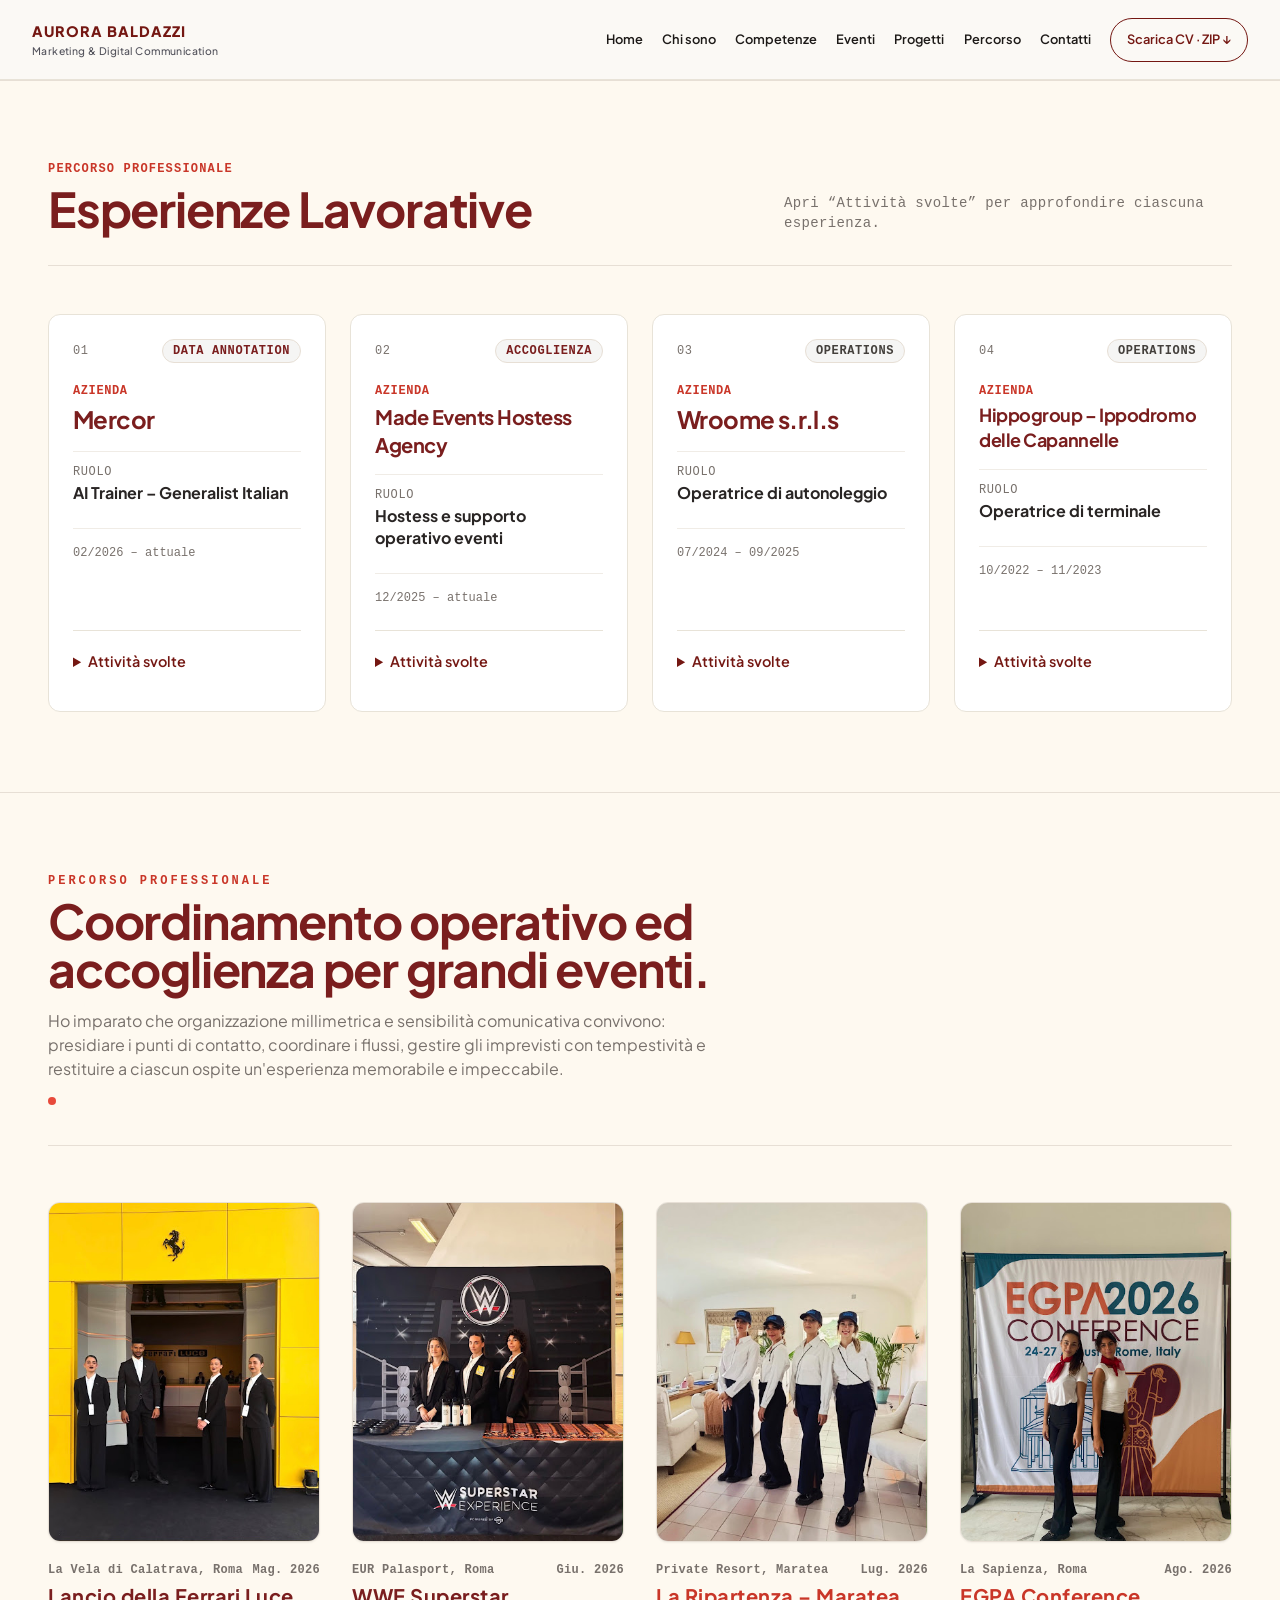
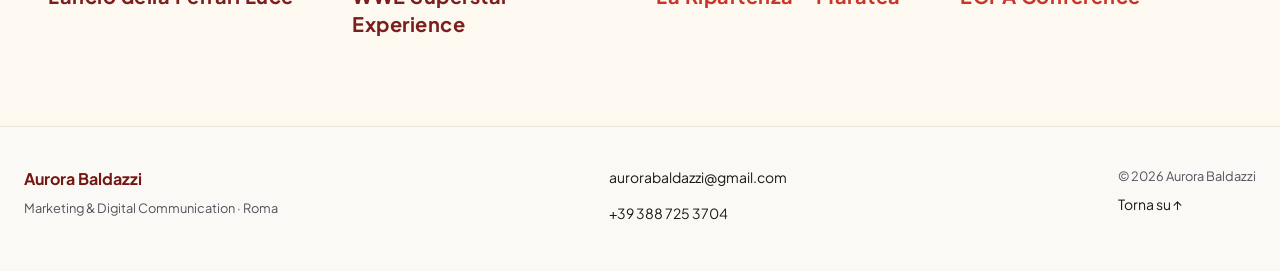
<file: percorso.html>
<!DOCTYPE html>
<html class="h-full" lang="it" style=""><head>
<meta charset="utf-8"/>
<meta content="width=device-width, initial-scale=1.0" name="viewport"/>
<title>Percorso professionale | Aurora Baldazzi</title>
<style data-purpose="typography">
    .font-editorial-headline {
      font-family: 'Playfair Display', Didot, Georgia, serif;
      letter-spacing: -0.02em;
    }
    .tracking-editorial-wide {
      letter-spacing: 0.18em;
    }
  </style>
<style data-purpose="layout">
    /* Subtle custom selection highlighting */
    ::selection {
      background-color: #7a1e1e;
      color: #fef9f0;
    }
    [contenteditable="true"]:focus {
      outline: 1px dashed #e84a3b;
      outline-offset: 4px;
    }

    /* 3D Flip Card Styles */
    .flip-card-perspective {
      perspective: 1000px;
    }
    .flip-card-inner {
      position: relative;
      width: 100%;
      min-height: 340px;
      transform-style: preserve-3d;
      transition: transform 0.6s cubic-bezier(0.4, 0.2, 0.2, 1);
      cursor: pointer;
    }
    .flip-card-perspective:hover .flip-card-inner,
    .flip-card-inner.flipped {
      transform: rotateY(180deg);
    }
    .flip-card-front {
      position: absolute;
      inset: 0;
      backface-visibility: hidden;
      -webkit-backface-visibility: hidden;
      z-index: 2;
      transform: rotateY(0deg);
    }
    .flip-card-back {
      position: absolute;
      inset: 0;
      backface-visibility: hidden;
      -webkit-backface-visibility: hidden;
      transform: rotateY(180deg);
      background-color: #7a1e1e;
      color: #ffffff;
      padding: 1.5rem;
      border-radius: 0.75rem;
      display: flex;
      flex-direction: column;
      justify-content: space-between;
    }
  </style>
<meta content="Portfolio di Aurora Baldazzi: marketing, comunicazione digitale, eventi e progetti accademici." name="description"/><link href="assets/fonts.css" rel="stylesheet"/><link href="assets/percorso.html.css" rel="stylesheet"/><link href="assets/refinements.css" rel="stylesheet"/></head>
<body class="bg-[#fef9f0] text-[#1c1917] font-sans antialiased min-h-screen flex flex-col justify-between selection:bg-[#7a1e1e] selection:text-[#fef9f0] portfolio-page" id="top" style=""><a class="skip-link" href="#contenuto">Vai al contenuto</a><header class="site-nav"><a class="nav-brand" href="index.html#home">AURORA BALDAZZI<span>Marketing &amp; Digital Communication</span></a><nav aria-label="Navigazione principale" class="wide-nav"><a href="index.html#home">Home</a><a href="index.html#about">Chi sono</a><a href="index.html#skills">Competenze</a><a href="index.html#experience">Eventi</a><a href="index.html#projects">Progetti</a><a href="index.html#work-experience">Percorso</a><a href="index.html#contact">Contatti</a></nav><a class="nav-cv" download="CV_AuroraBaldazzi_Settembre2026.zip" href="risorse/CV_AuroraBaldazzi_Settembre2026.zip" title="Scarica lo ZIP contenente il PDF">Scarica CV · ZIP ↓</a><details class="compact-nav"><summary>Menu</summary><nav aria-label="Navigazione mobile"><a href="index.html#home">Home</a><a href="index.html#about">Chi sono</a><a href="index.html#skills">Competenze</a><a href="index.html#experience">Eventi</a><a href="index.html#projects">Progetti</a><a href="index.html#work-experience">Percorso</a><a href="index.html#contact">Contatti</a></nav></details></header><main id="contenuto" tabindex="-1">
<section class="w-full bg-[#fef9f0] py-20 border-t border-[#e7dfd5]" data-purpose="esperienze-section" style="font-family: 'Plus Jakarta Sans', sans-serif !important;">
<div class="max-w-[1440px] mx-auto px-6 md:px-12">
<div class="flex flex-col md:flex-row md:items-end justify-between border-b border-[#e7dfd5] pb-8 mb-12 gap-4">
<div class="space-y-2">
<p class="text-xs font-mono uppercase tracking-widest text-[#e84a3b] font-semibold">percorso professionale</p>
<h1 class="text-3xl sm:text-4xl lg:text-5xl font-bold tracking-tight text-[#7a1e1e] leading-tight">
          Esperienze Lavorative
        </h1>
</div>
<p class="text-xs md:text-sm text-[#78716c] font-mono tracking-wide max-w-md">Apri “Attività svolte” per approfondire ciascuna esperienza.</p>
</div>
<div class="grid grid-cols-1 md:grid-cols-2 lg:grid-cols-4 gap-6">
<article class="experience-card"><div class="experience-front">
<div class="space-y-4">
<div class="flex items-center justify-between text-[11px] font-mono text-[#78716c] uppercase tracking-wider">
<span class="">01</span>
<span class="px-2.5 py-0.5 bg-stone-100 border border-[#e7dfd5] rounded-full text-[10px] text-[#7a1e1e] font-semibold">Data Annotation</span>
</div>
<div class="pt-1">
<p class="text-xs font-mono uppercase text-[#e84a3b] font-semibold tracking-wider">Azienda</p>
<h3 class="text-2xl font-bold text-[#7a1e1e] mt-1 tracking-tight">Mercor</h3>
</div>
<div class="pt-3 border-t border-[#e7dfd5]/60">
<p class="text-xs font-mono uppercase text-[#78716c] tracking-wider">Ruolo</p>
<p class="text-base font-bold text-stone-800 leading-snug mt-0.5">AI Trainer – Generalist Italian</p>
</div>
</div>
<div class="pt-4 border-t border-[#e7dfd5]/60 flex items-center justify-between text-xs font-mono">
<span class="text-[#78716c]">02/2026 – attuale</span>
</div>
</div><details><summary>Attività svolte</summary><p>Valutazione qualitativa di contenuti generati dall’IA, data annotation e controllo della qualità linguistica.</p></details></article>
<article class="experience-card"><div class="experience-front"><div class="space-y-4"><div class="flex items-center justify-between text-[11px] font-mono text-[#78716c] uppercase tracking-wider"><span class="">02</span><span class="px-2.5 py-0.5 bg-stone-100 border border-[#e7dfd5] rounded-full text-[10px] text-[#7a1e1e] font-semibold">Accoglienza</span></div><div class="pt-1"><p class="text-xs font-mono uppercase text-[#e84a3b] font-semibold tracking-wider">Azienda</p><h3 class="text-xl font-bold text-[#7a1e1e] mt-1 leading-snug tracking-tight">Made Events Hostess Agency</h3></div><div class="pt-3 border-t border-[#e7dfd5]/60"><p class="text-xs font-mono uppercase text-[#78716c] tracking-wider">Ruolo</p><p class="text-base font-bold text-stone-800 leading-snug mt-0.5">Hostess e supporto operativo eventi</p></div></div><div class="pt-4 border-t border-[#e7dfd5]/60 flex items-center justify-between text-xs font-mono"><span class="text-[#78716c]">12/2025 – attuale</span></div></div><details><summary>Attività svolte</summary><p>Accoglienza e gestione del pubblico, supporto organizzativo e operativo durante eventi, fiere, convegni e attività promozionali.</p></details></article>
<article class="experience-card"><div class="experience-front">
<div class="space-y-4">
<div class="flex items-center justify-between text-[11px] font-mono text-[#78716c] uppercase tracking-wider">
<span class="">03</span>
<span class="px-2.5 py-0.5 bg-stone-100 border border-[#e7dfd5] rounded-full text-[10px] text-stone-700 font-semibold">Operations</span>
</div>
<div class="pt-1">
<p class="text-xs font-mono uppercase text-[#e84a3b] font-semibold tracking-wider">Azienda</p>
<h3 class="text-2xl font-bold text-[#7a1e1e] mt-1 tracking-tight">Wroome s.r.l.s</h3>
</div>
<div class="pt-3 border-t border-[#e7dfd5]/60">
<p class="text-xs font-mono uppercase text-[#78716c] tracking-wider">Ruolo</p>
<p class="text-base font-bold text-stone-800 leading-snug mt-0.5">Operatrice di autonoleggio</p>
</div>
</div>
<div class="pt-4 border-t border-[#e7dfd5]/60 flex items-center justify-between text-xs font-mono">
<span class="text-[#78716c]">07/2024 – 09/2025</span>
</div>
</div><details><summary>Attività svolte</summary><p>Gestione del processo di noleggio, dall’accoglienza e gestione delle pratiche alla vendita di servizi aggiuntivi, assistenza e customer care.</p></details></article>
<article class="experience-card"><div class="experience-front">
<div class="space-y-4">
<div class="flex items-center justify-between text-[11px] font-mono text-[#78716c] uppercase tracking-wider">
<span class="">04</span>
<span class="px-2.5 py-0.5 bg-stone-100 border border-[#e7dfd5] rounded-full text-[10px] text-stone-700 font-semibold">OPERATIONS</span>
</div>
<div class="pt-1">
<p class="text-xs font-mono uppercase text-[#e84a3b] font-semibold tracking-wider">Azienda</p>
<h3 class="text-lg font-bold text-[#7a1e1e] mt-1 leading-snug tracking-tight">Hippogroup – Ippodromo delle Capannelle</h3>
</div>
<div class="pt-3 border-t border-[#e7dfd5]/60">
<p class="text-xs font-mono uppercase text-[#78716c] tracking-wider">Ruolo</p>
<p class="text-base font-bold text-stone-800 leading-snug mt-0.5">Operatrice di terminale</p>
</div>
</div>
<div class="pt-4 border-t border-[#e7dfd5]/60 flex items-center justify-between text-xs font-mono">
<span class="text-[#78716c]">10/2022 – 11/2023</span>
</div>
</div><details><summary>Attività svolte</summary><p>Gestione di transazioni e operazioni di cassa, accoglienza e supporto al pubblico in un contesto ad alta affluenza.</p></details></article>
</div>
</div>
</section><section class="w-full bg-[#fef9f0] py-20 border-t border-[#e7dfd5]" data-purpose="sul-campo-section" style="font-family: 'Plus Jakarta Sans', sans-serif !important;"><div class="max-w-[1440px] mx-auto px-6 md:px-12"><div class="mb-14 border-b border-[#e7dfd5] pb-10"><div class="max-w-2xl">
<span class="uppercase tracking-[0.25em] text-[#e84a3b] font-bold block mb-2 cursor-text text-xs font-mono">PERCORSO PROFESSIONALE</span>
<h2 class="text-3xl sm:text-4xl lg:text-5xl font-bold tracking-tight text-[#7a1e1e] leading-tight cursor-text">Coordinamento operativo ed accoglienza per grandi eventi.</h2>
<p class="text-sm sm:text-base text-[#78716c] leading-relaxed cursor-text font-normal mt-4"><span class="">Ho imparato che organizzazione millimetrica e sensibilità comunicativa convivono: presidiare i punti di contatto, coordinare i flussi, gestire gli imprevisti con tempestività e restituire a ciascun ospite un'esperienza memorabile e impeccabile.</span></p>
<div class="mt-4 flex items-center space-x-2"><span class="inline-block w-2 h-2 rounded-full bg-[#e84a3b]"></span></div>
</div></div><div class="grid grid-cols-1 md:grid-cols-2 lg:grid-cols-4 gap-8"><article class="flex flex-col group"><div class="relative w-full aspect-[4/5] overflow-hidden rounded-xl bg-stone-100 mb-5 border border-[#e7dfd5] shadow-sm"><img alt="Lancio della Ferrari Luce" class="w-full h-full object-cover object-center group-hover:scale-[1.02] transition-transform duration-700 ease-out" decoding="async" loading="lazy" src="assets/dc30059f8cb72c43.jpg" style="object-position:center;"/></div><div class="flex-grow flex flex-col"><div class="flex items-center justify-between text-xs text-[#78716c] mb-1 tracking-wide font-mono font-bold"><span class="">La Vela di Calatrava, Roma</span><span class="">Mag. 2026</span></div><h3 class="text-xl font-bold text-[#7a1e1e] tracking-wide mb-2 hover:text-[#e84a3b] transition-colors cursor-text">Lancio della Ferrari Luce</h3></div></article><article class="flex flex-col group"><div class="relative w-full aspect-[4/5] overflow-hidden rounded-xl bg-stone-100 mb-5 border border-[#e7dfd5] shadow-sm"><img alt="WWE Superstar Experience" class="w-full h-full object-cover object-center group-hover:scale-[1.02] transition-transform duration-700 ease-out" decoding="async" loading="lazy" src="assets/0e32f26b7cd6b002.jpg" style="object-position:center;"/></div><div class="flex-grow flex flex-col"><div class="flex items-center justify-between text-xs text-[#78716c] mb-1 tracking-wide font-mono font-bold"><span class="">EUR Palasport, Roma</span><span class="">Giu. 2026</span></div><h3 class="text-xl font-bold text-[#7a1e1e] tracking-wide mb-2 hover:text-[#e84a3b] transition-colors cursor-text">WWE Superstar Experience</h3></div></article><article class="flex flex-col group"><div class="relative w-full aspect-[4/5] overflow-hidden rounded-xl bg-stone-100 mb-5 border border-[#e7dfd5] shadow-sm"><img alt="La Ripartenza - Maratea" class="w-full h-full object-cover object-center group-hover:scale-[1.02] transition-transform duration-700 ease-out" decoding="async" loading="lazy" src="assets/4b8f24c6827390c1.jpg" style="object-position:center;"/></div><div class="flex-grow flex flex-col"><div class="flex items-center justify-between text-xs text-[#78716c] mb-1 tracking-wide font-mono font-bold"><span class="">Private Resort, Maratea</span><span class="">Lug. 2026</span></div><h3 class="text-xl font-bold text-[#e84a3b] tracking-wide mb-2 hover:text-[#7a1e1e] transition-colors cursor-text">La Ripartenza – Maratea</h3></div></article><article class="flex flex-col group"><div class="relative w-full aspect-[4/5] overflow-hidden rounded-xl bg-stone-100 mb-5 border border-[#e7dfd5] shadow-sm"><img alt="EGPA Conference Rome" class="w-full h-full object-cover object-center group-hover:scale-[1.02] transition-transform duration-700 ease-out" decoding="async" loading="lazy" src="assets/60ea7e71e2ed53ad.jpg" style="object-position:center;"/></div><div class="flex-grow flex flex-col"><div class="flex items-center justify-between text-xs text-[#78716c] mb-1 tracking-wide font-mono font-bold"><span class="">La Sapienza, Roma</span><span class="">Ago. 2026</span></div><h3 class="text-xl font-bold text-[#e84a3b] tracking-wide mb-2 hover:text-[#7a1e1e] transition-colors cursor-text">EGPA Conference</h3></div></article></div></div></section>
</main><footer class="shared-footer" id="contatti"><div><strong>Aurora Baldazzi</strong><p>Marketing &amp; Digital Communication · Roma</p></div><div><a href="mailto:aurorabaldazzi@gmail.com">aurorabaldazzi@gmail.com</a><a href="tel:+393887253704">+39 388 725 3704</a></div><div><span>© 2026 Aurora Baldazzi</span><a href="#top">Torna su ↑</a></div></footer><script defer="True" src="assets/site.js"></script></body></html>
</file>
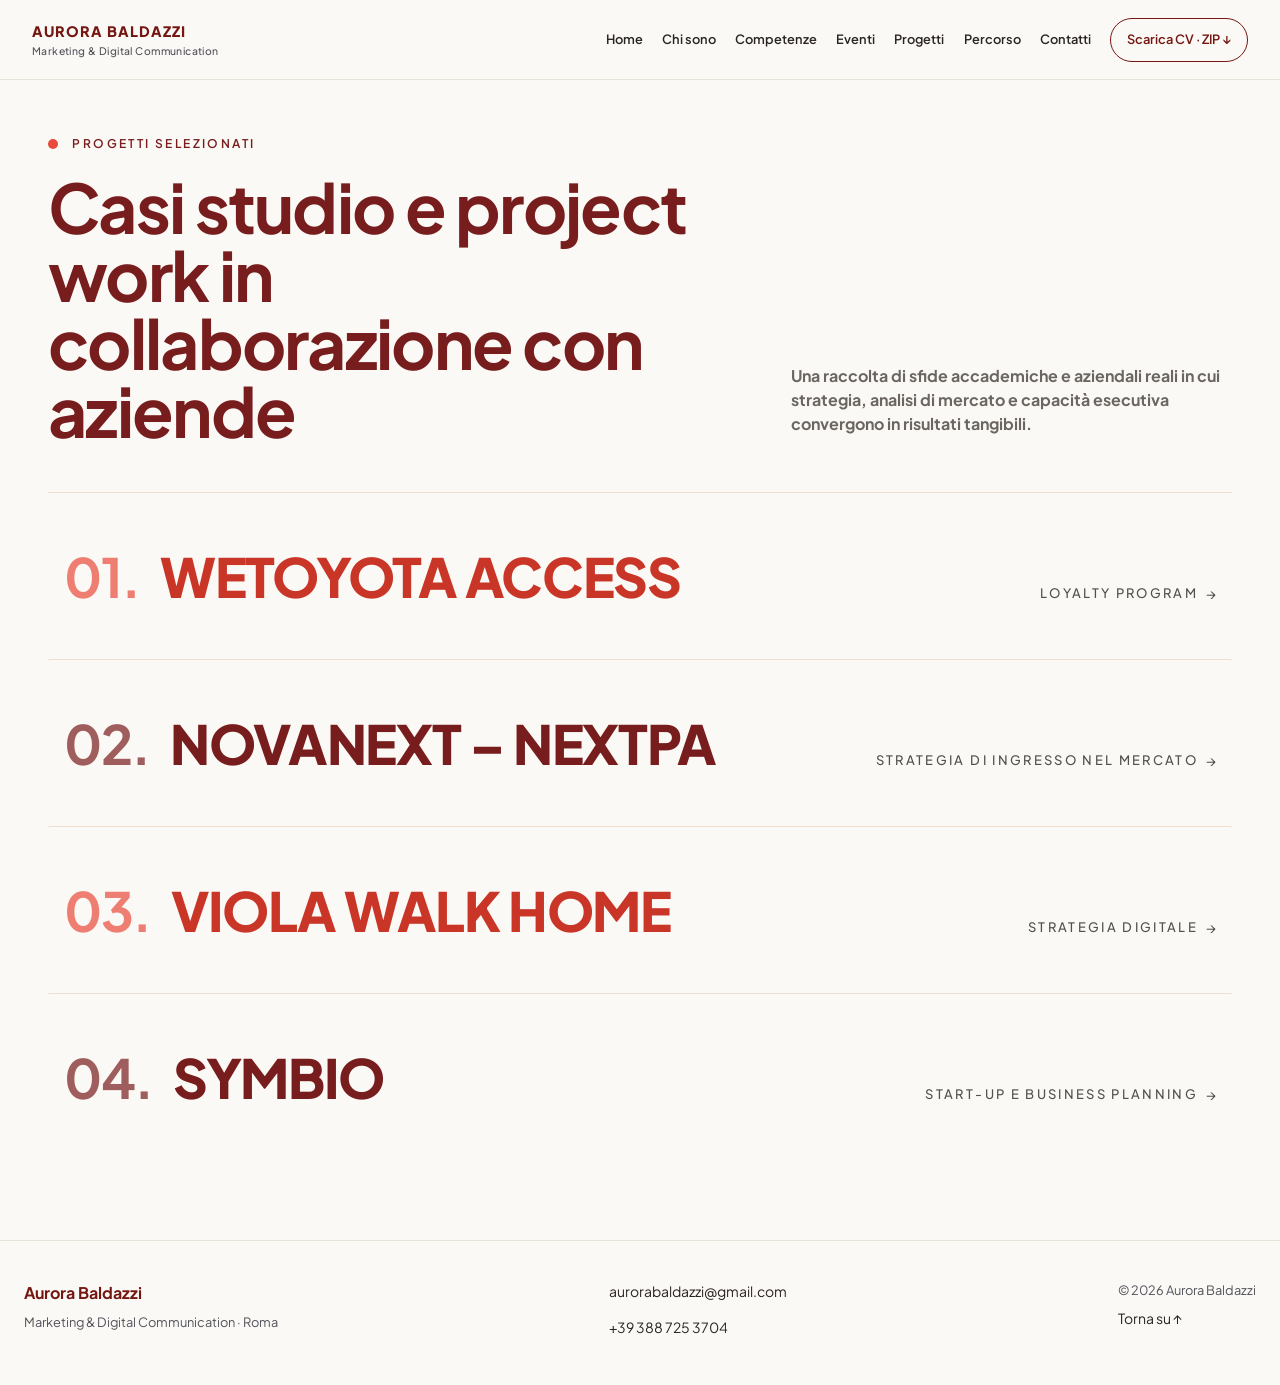
<file: progetti.html>
<!DOCTYPE html>
<html lang="it" style=""><head>
<meta charset="utf-8"/>
<meta content="width=device-width, initial-scale=1.0" name="viewport"/>
<title>Progetti selezionati | Aurora Baldazzi</title>
<style data-purpose="typography">
    .font-editorial {
      font-family: 'Playfair Display', 'Italiana', Georgia, serif;
    }
    .font-body {
      font-family: 'Plus Jakarta Sans', sans-serif;
    }
    [contenteditable="true"]:hover {
      outline: 1px dashed rgba(232, 74, 59, 0.45);
      cursor: text;
    }
    [contenteditable="true"]:focus {
      outline: 2px solid #781d1d;
      background-color: rgba(254, 249, 240, 0.9);
    }
  </style>
<meta content="Portfolio di Aurora Baldazzi: marketing, comunicazione digitale, eventi e progetti accademici." name="description"/><link href="assets/fonts.css" rel="stylesheet"/><link href="assets/progetti.html.css" rel="stylesheet"/><link href="assets/refinements.css" rel="stylesheet"/></head>
<body class="bg-[#fef9f0] text-[#2a2523] font-body antialiased selection:bg-corallo selection:text-white min-h-screen flex flex-col justify-between portfolio-page" id="top" style=""><a class="skip-link" href="#contenuto">Vai al contenuto</a>
<header class="site-nav"><a class="nav-brand" href="index.html#home">AURORA BALDAZZI<span>Marketing &amp; Digital Communication</span></a><nav aria-label="Navigazione principale" class="wide-nav"><a href="index.html#home">Home</a><a href="index.html#about">Chi sono</a><a href="index.html#skills">Competenze</a><a href="index.html#experience">Eventi</a><a href="index.html#projects">Progetti</a><a href="index.html#work-experience">Percorso</a><a href="index.html#contact">Contatti</a></nav><a class="nav-cv" download="CV_AuroraBaldazzi_Settembre2026.zip" href="risorse/CV_AuroraBaldazzi_Settembre2026.zip" title="Scarica lo ZIP contenente il PDF">Scarica CV · ZIP ↓</a><details class="compact-nav"><summary>Menu</summary><nav aria-label="Navigazione mobile"><a href="index.html#home">Home</a><a href="index.html#about">Chi sono</a><a href="index.html#skills">Competenze</a><a href="index.html#experience">Eventi</a><a href="index.html#projects">Progetti</a><a href="index.html#work-experience">Percorso</a><a href="index.html#contact">Contatti</a></nav></details></header>
<main class="flex-grow max-w-[1536px] mx-auto px-6 md:px-12 pt-10 md:pt-14 pb-20 w-full" data-purpose="selected-projects-typographic-list" id="contenuto" tabindex="-1">
<div class="relative pb-10 md:pb-12 border-b border-[#ebd7c6]/80 overflow-hidden">
<div class="relative z-10">
<div class="flex items-center gap-2.5 mb-5">
<span class="w-2.5 h-2.5 rounded-full bg-[#e84a3b]"></span>
<span class="text-xs uppercase tracking-[0.2em] font-semibold text-[#781d1d]"> PROGETTI SELEZIONATI
      </span>
</div>
<div class="grid grid-cols-1 lg:grid-cols-12 gap-6 lg:gap-12 items-end">
<div class="lg:col-span-7">
<h1 class="text-4xl sm:text-5xl md:text-6xl lg:text-[68px] text-[#781d1d] tracking-tight leading-[1.08] font-sans font-bold">Casi studio e project work in collaborazione con aziende</h1>
</div>
<div class="lg:col-span-5 lg:pl-6 pb-2">
<p class="text-sm md:text-base text-[#6b6661] leading-relaxed max-w-xl font-bold">Una raccolta di sfide accademiche e aziendali reali in cui strategia, analisi di mercato e capacità esecutiva convergono in risultati tangibili.</p>
</div>
</div>
</div>
</div>
<section aria-label="Elenco Progetti Tipografico" class="divide-y divide-[#ebd7c6]/80" data-purpose="projects-rows-list">
<a class="group block py-10 md:py-14 transition-all duration-300 hover:bg-[#ebd7c6]/15 px-2 md:px-4 rounded-sm" data-purpose="project-row-01" href="wetoyota-access.html">
<div class="flex flex-col sm:flex-row sm:items-baseline justify-between gap-4 md:gap-8">
<div class="flex items-baseline space-x-3 sm:space-x-5">
<span class="font-bold text-3xl sm:text-4xl md:text-5xl lg:text-[54px] tracking-tight text-[#e84a3b]/70 font-sans group-hover:text-[#e84a3b] transition-colors">
          01.
        </span>
<h2 class="font-extrabold text-3xl sm:text-4xl md:text-5xl lg:text-[54px] tracking-tight text-[#e84a3b] font-sans group-hover:translate-x-2 transition-transform duration-300 inline-flex items-center">
          WETOYOTA ACCESS
        </h2>
</div>
<div class="flex items-center gap-2 self-end sm:self-auto shrink-0 pt-2 sm:pt-0">
<span class="text-xs sm:text-[13px] tracking-[0.18em] uppercase font-medium text-[#2a2523]/80 group-hover:text-[#e84a3b] transition-colors">
          LOYALTY PROGRAM
        </span>
<span class="text-sm text-[#2a2523]/80 group-hover:text-[#e84a3b] group-hover:translate-x-1.5 transition-transform duration-300">
          →
        </span>
</div>
</div>
</a>
<a class="group block py-10 md:py-14 transition-all duration-300 hover:bg-[#ebd7c6]/15 px-2 md:px-4 rounded-sm" data-purpose="project-row-02" href="novanext-nextpa.html">
<div class="flex flex-col sm:flex-row sm:items-baseline justify-between gap-4 md:gap-8">
<div class="flex items-baseline space-x-3 sm:space-x-5">
<span class="font-bold text-3xl sm:text-4xl md:text-5xl lg:text-[54px] tracking-tight text-[#781d1d]/70 font-sans group-hover:text-[#781d1d] transition-colors">
          02.
        </span>
<h2 class="font-extrabold text-3xl sm:text-4xl md:text-5xl lg:text-[54px] tracking-tight text-[#781d1d] font-sans group-hover:translate-x-2 transition-transform duration-300 inline-flex items-center">
          NOVANEXT – NEXTPA
        </h2>
</div>
<div class="flex items-center gap-2 self-end sm:self-auto shrink-0 pt-2 sm:pt-0">
<span class="text-xs sm:text-[13px] tracking-[0.18em] uppercase font-medium text-[#2a2523]/80 group-hover:text-[#781d1d] transition-colors">
          STRATEGIA DI INGRESSO NEL MERCATO
        </span>
<span class="text-sm text-[#2a2523]/80 group-hover:text-[#781d1d] group-hover:translate-x-1.5 transition-transform duration-300">
          →
        </span>
</div>
</div>
</a>
<a class="group block py-10 md:py-14 transition-all duration-300 hover:bg-[#ebd7c6]/15 px-2 md:px-4 rounded-sm" data-purpose="project-row-03" href="viola-walk-home.html">
<div class="flex flex-col sm:flex-row sm:items-baseline justify-between gap-4 md:gap-8">
<div class="flex items-baseline space-x-3 sm:space-x-5">
<span class="font-bold text-3xl sm:text-4xl md:text-5xl lg:text-[54px] tracking-tight text-[#e84a3b]/70 font-sans group-hover:text-[#e84a3b] transition-colors">
          03.
        </span>
<h2 class="font-extrabold text-3xl sm:text-4xl md:text-5xl lg:text-[54px] tracking-tight text-[#e84a3b] font-sans group-hover:translate-x-2 transition-transform duration-300 inline-flex items-center">
          VIOLA WALK HOME
        </h2>
</div>
<div class="flex items-center gap-2 self-end sm:self-auto shrink-0 pt-2 sm:pt-0">
<span class="text-xs sm:text-[13px] tracking-[0.18em] uppercase font-medium text-[#2a2523]/80 group-hover:text-[#e84a3b] transition-colors">
          STRATEGIA DIGITALE
        </span>
<span class="text-sm text-[#2a2523]/80 group-hover:text-[#e84a3b] group-hover:translate-x-1.5 transition-transform duration-300">
          →
        </span>
</div>
</div>
</a>
<a class="group block py-10 md:py-14 transition-all duration-300 hover:bg-[#ebd7c6]/15 px-2 md:px-4 rounded-sm border-b border-[#ebd7c6]/80" data-purpose="project-row-04" href="symbio.html">
<div class="flex flex-col sm:flex-row sm:items-baseline justify-between gap-4 md:gap-8">
<div class="flex items-baseline space-x-3 sm:space-x-5">
<span class="font-bold text-3xl sm:text-4xl md:text-5xl lg:text-[54px] tracking-tight text-[#781d1d]/70 font-sans group-hover:text-[#781d1d] transition-colors">
          04.
        </span>
<h2 class="font-extrabold text-3xl sm:text-4xl md:text-5xl lg:text-[54px] tracking-tight text-[#781d1d] font-sans group-hover:translate-x-2 transition-transform duration-300 inline-flex items-center">
          SYMBIO
        </h2>
</div>
<div class="flex items-center gap-2 self-end sm:self-auto shrink-0 pt-2 sm:pt-0">
<span class="text-xs sm:text-[13px] tracking-[0.18em] uppercase font-medium text-[#2a2523]/80 group-hover:text-[#781d1d] transition-colors">
          START-UP E BUSINESS PLANNING
        </span>
<span class="text-sm text-[#2a2523]/80 group-hover:text-[#781d1d] group-hover:translate-x-1.5 transition-transform duration-300">
          →
        </span>
</div>
</div>
</a>
</section>
</main>
<footer class="shared-footer" id="contatti"><div><strong>Aurora Baldazzi</strong><p>Marketing &amp; Digital Communication · Roma</p></div><div><a href="mailto:aurorabaldazzi@gmail.com">aurorabaldazzi@gmail.com</a><a href="tel:+393887253704">+39 388 725 3704</a></div><div><span>© 2026 Aurora Baldazzi</span><a href="#top">Torna su ↑</a></div></footer><script defer="True" src="assets/site.js"></script></body></html>
</file>
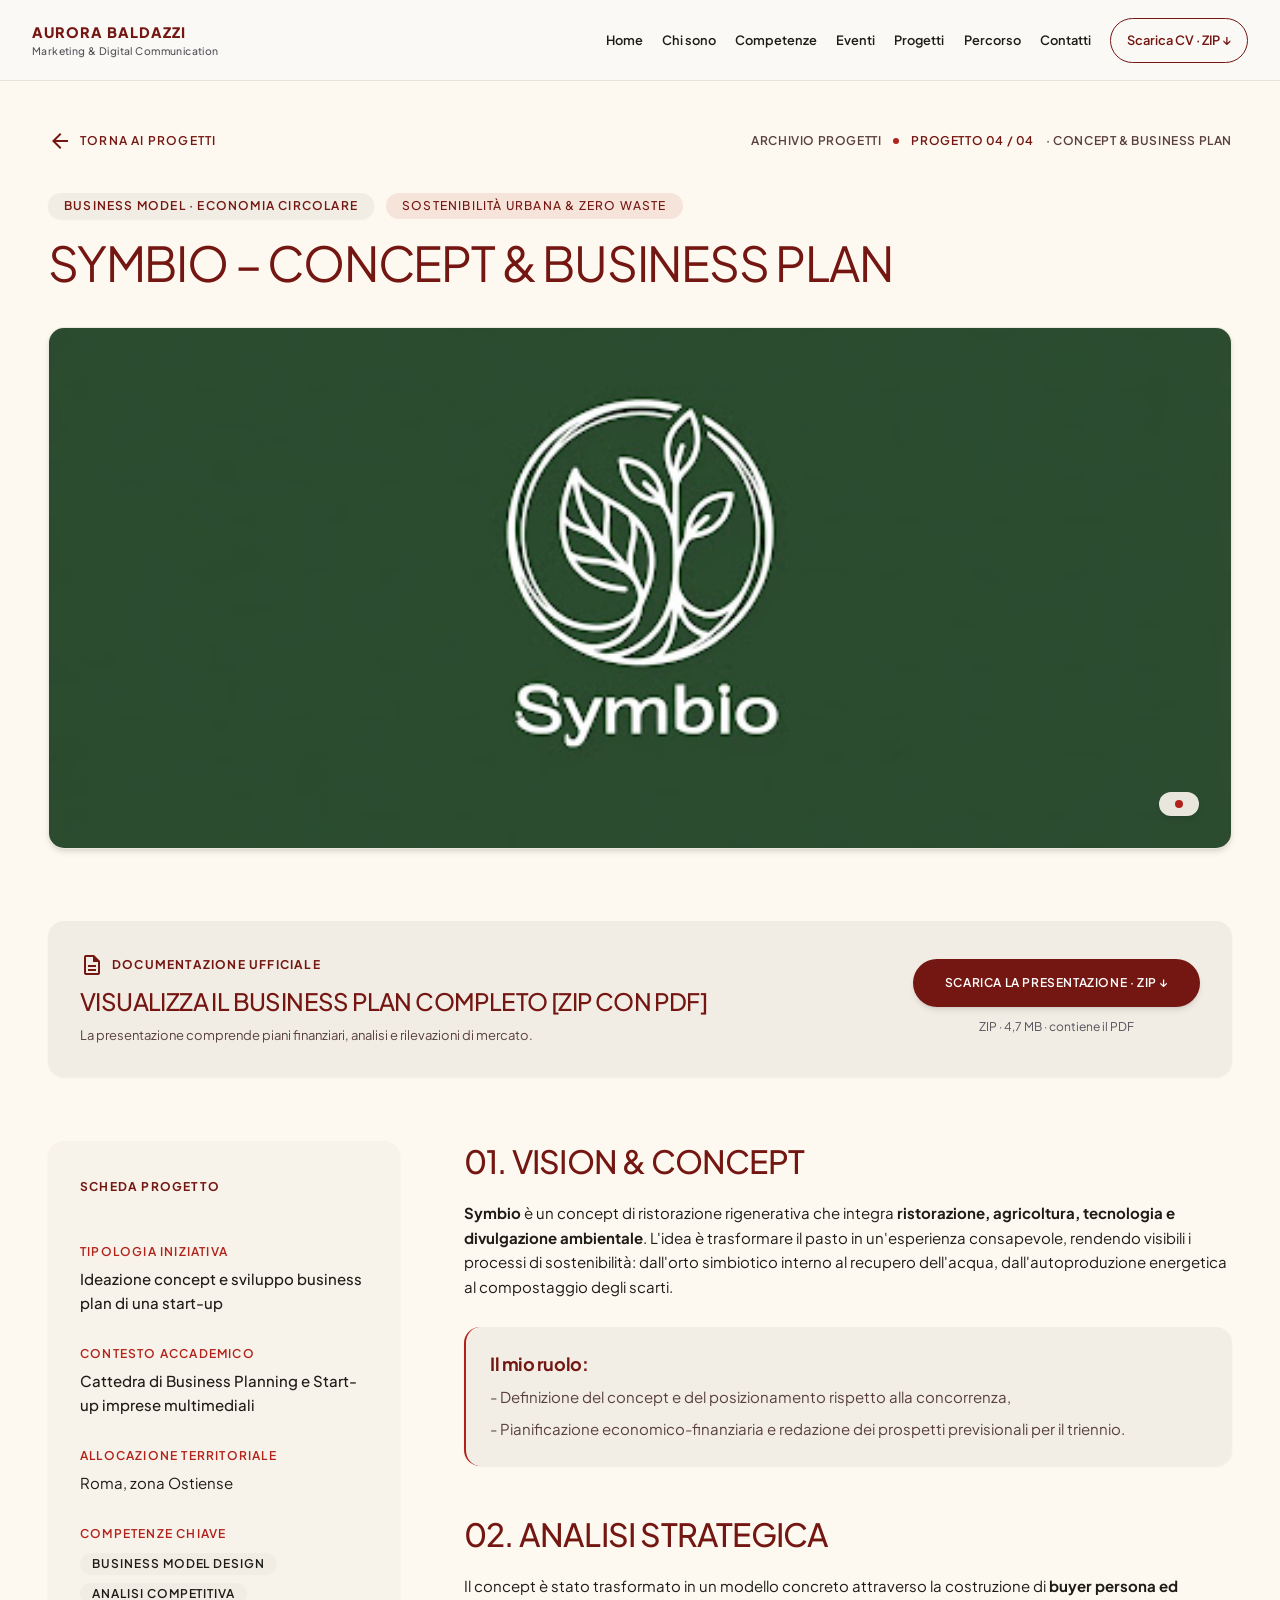
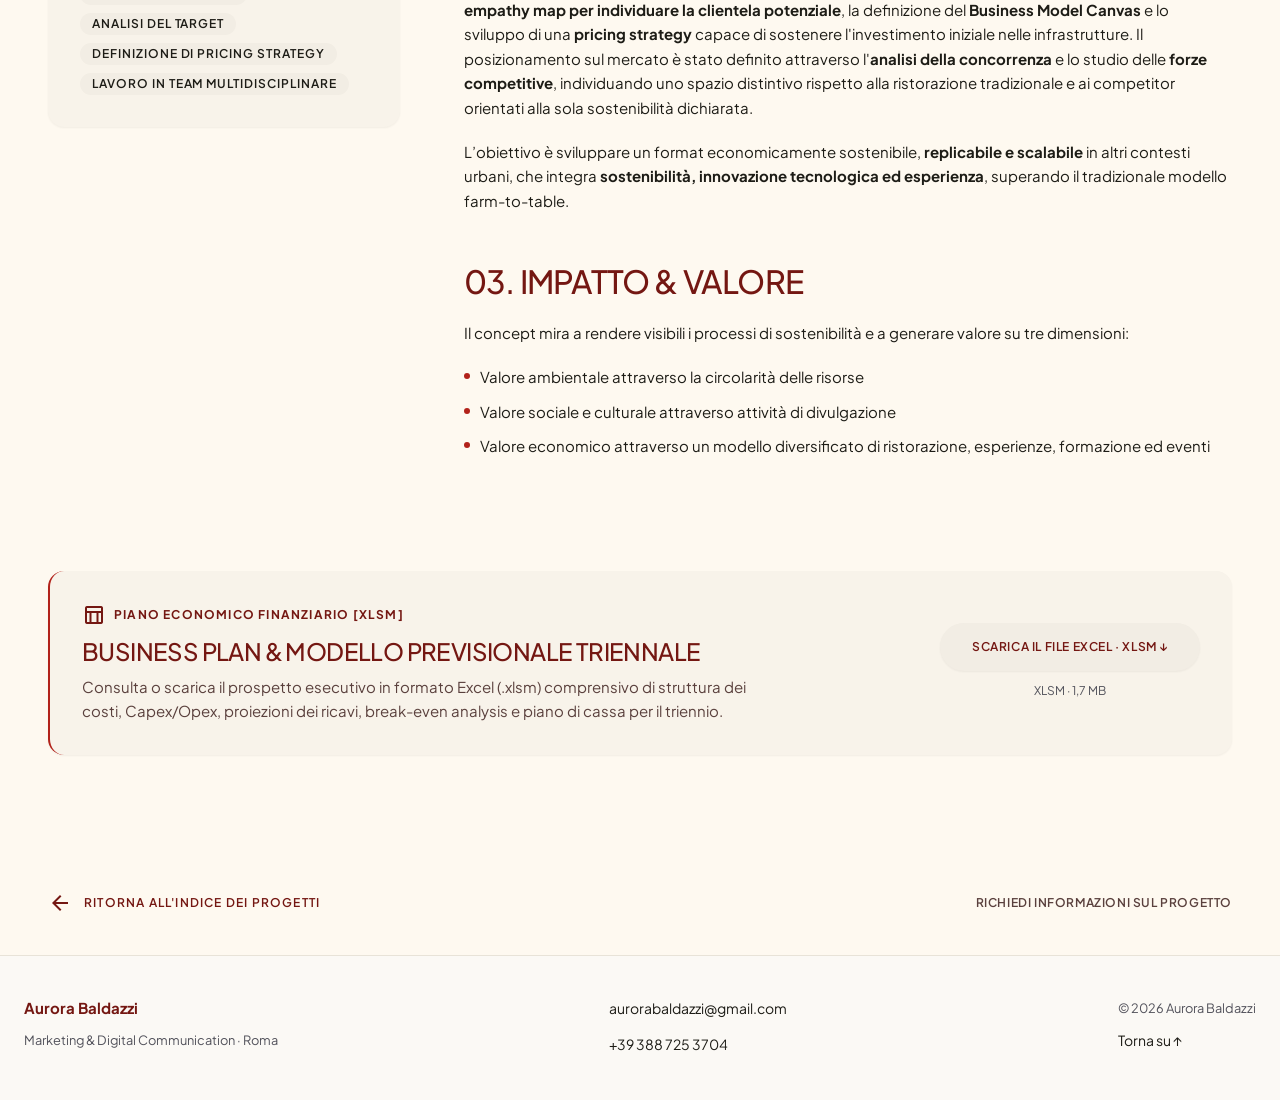
<file: symbio.html>
<!DOCTYPE html>
<html lang="it" style=""><head><meta charset="utf-8"/><meta content="width=device-width, initial-scale=1.0" name="viewport"/>
<style>@layer base{html,body{margin:0;padding:0;}body{overscroll-behavior:none;}main>:first-child{margin-top:0!important;}main>:last-child{margin-bottom:0!important;}}::-webkit-scrollbar{display:none;}</style><style class="">[class*='font-headline'], [class*='font-display'], [style*='Anton'], .font-headline-sm, .font-headline-md, .font-headline-lg, .font-display-xl { font-family: 'Plus Jakarta Sans', sans-serif !important; }</style><title>Symbio | Aurora Baldazzi</title><meta content="Portfolio di Aurora Baldazzi: marketing, comunicazione digitale, eventi e progetti accademici." name="description"/><link href="assets/fonts.css" rel="stylesheet"/><link href="assets/symbio.html.css" rel="stylesheet"/><link href="assets/refinements.css" rel="stylesheet"/></head><body class="bg-surface font-body-md text-body-md text-on-surface min-h-screen flex flex-col antialiased selection:bg-primary-fixed selection:text-on-primary-fixed portfolio-page" id="top" style=""><a class="skip-link" href="#contenuto">Vai al contenuto</a><header class="site-nav"><a class="nav-brand" href="index.html#home">AURORA BALDAZZI<span>Marketing &amp; Digital Communication</span></a><nav aria-label="Navigazione principale" class="wide-nav"><a href="index.html#home">Home</a><a href="index.html#about">Chi sono</a><a href="index.html#skills">Competenze</a><a href="index.html#experience">Eventi</a><a href="index.html#projects">Progetti</a><a href="index.html#work-experience">Percorso</a><a href="index.html#contact">Contatti</a></nav><a class="nav-cv" download="CV_AuroraBaldazzi_Settembre2026.zip" href="risorse/CV_AuroraBaldazzi_Settembre2026.zip" title="Scarica lo ZIP contenente il PDF">Scarica CV · ZIP ↓</a><details class="compact-nav"><summary>Menu</summary><nav aria-label="Navigazione mobile"><a href="index.html#home">Home</a><a href="index.html#about">Chi sono</a><a href="index.html#skills">Competenze</a><a href="index.html#experience">Eventi</a><a href="index.html#projects">Progetti</a><a href="index.html#work-experience">Percorso</a><a href="index.html#contact">Contatti</a></nav></details></header><main class="w-full pt-20 flex-1 bg-surface" id="contenuto" tabindex="-1"><div class="flex flex-col w-full">
<section class="max-w-7xl mx-auto w-full px-6 lg:px-12 pt-8 pb-4">
<div class="flex items-center justify-between">
<a class="inline-flex items-center gap-2 group text-[#741712] hover:text-primary transition-colors" data-path="home-progetti" href="index.html#projects">
<span aria-hidden="true" class="material-symbols-outlined text-[20px] transition-transform group-hover:-translate-x-1">arrow_back</span>
<span class="font-label-md text-label-md uppercase tracking-widest font-semibold">Torna Ai Progetti</span>
</a>
<div class="flex items-center gap-3">
<span class="font-label-sm text-label-sm uppercase tracking-wider text-on-surface-variant">Archivio Progetti</span>
<span class="w-1.5 h-1.5 rounded-full bg-primary"></span>
<span class="font-label-sm text-label-sm uppercase tracking-wider text-[#741712] font-semibold">Progetto 04 / 04</span>
<span class="hidden md:inline-block font-label-sm text-label-sm uppercase tracking-wider text-on-surface-variant">· Concept &amp; Business Plan</span>
</div>
</div>
</section>
<header class="max-w-7xl mx-auto w-full px-6 lg:px-12 pt-6 pb-10">
<div class="max-w-4xl flex flex-col gap-5">
<div class="flex flex-wrap items-center gap-3">
<span class="px-4 py-1.5 rounded-full bg-surface-container text-[#741712] font-label-sm text-label-sm uppercase tracking-widest font-semibold shadow-sm">
        Business Model · Economia Circolare
      </span>
<span class="px-4 py-1.5 rounded-full bg-primary/10 text-[#741712] font-label-sm text-label-sm uppercase tracking-widest font-medium">
        Sostenibilità Urbana &amp; Zero Waste
      </span>
</div>
<h1 class="font-headline-lg text-headline-lg text-[#741712] tracking-tight uppercase leading-none">
      Symbio – Concept &amp; Business Plan
    </h1>
</div>
</header>
<section class="max-w-7xl mx-auto w-full px-6 lg:px-12 pb-14"><div class="relative w-full rounded-2xl overflow-hidden bg-surface-container border border-surface-container-high/60 shadow-md flex items-center justify-center"><div class="w-full aspect-[16/9] max-h-[520px] relative overflow-hidden bg-surface-container-low flex items-center justify-center"><img alt="Symbio Concept &amp; Business Plan Cover" class="w-full h-full object-cover" decoding="async" loading="lazy" src="assets/b66ed162cb94104a.jpg"/><div class="absolute bottom-6 right-6 lg:bottom-8 lg:right-8 px-4 py-2 rounded-full bg-surface/90 backdrop-blur-md shadow-md text-on-surface flex items-center gap-2"><span class="w-2 h-2 rounded-full bg-primary animate-pulse"></span></div></div></div><div class="flex flex-col sm:flex-row items-start sm:items-center justify-between gap-2 pt-4 px-2 text-on-surface-variant"></div></section>
<section class="max-w-7xl mx-auto w-full px-6 lg:px-12 pb-16">
<div class="p-6 lg:p-8 rounded-2xl bg-surface-container flex flex-col md:flex-row items-start md:items-center justify-between gap-6 shadow-sm">
<div class="flex flex-col gap-2 max-w-2xl">
<div class="flex items-center gap-2 text-[#741712]">
<span aria-hidden="true" class="material-symbols-outlined text-[20px]">description</span>
<span class="font-label-sm text-label-sm uppercase tracking-widest font-bold">Documentazione Ufficiale</span>
</div>
<h3 class="font-headline-sm text-headline-sm text-[#741712] uppercase tracking-tight">
        Visualizza Il Business Plan Completo [ZIP con PDF]
      </h3>
<p class="font-body-sm text-body-sm text-on-surface-variant">
        La presentazione comprende piani finanziari, analisi e rilevazioni di mercato.
      </p>
</div>
<div class="download-action"><a class="inline-flex items-center gap-2 px-8 py-4 rounded-full bg-[#741712] hover:bg-primary text-on-primary font-label-md text-label-md uppercase tracking-wider font-semibold transition-all shadow-md hover:shadow-xl shrink-0" data-path="curriculum-pdf" download="symbio.zip" href="risorse/symbio.zip" title="Scarica lo ZIP contenente il PDF">Scarica la presentazione · ZIP ↓</a><span class="download-meta">ZIP · 4,7 MB · contiene il PDF</span></div>
</div>
</section>
<section class="max-w-7xl mx-auto w-full px-6 lg:px-12 pb-20 lg:pb-28">
<div class="grid grid-cols-1 lg:grid-cols-12 gap-12 lg:gap-16 items-start">
<aside class="lg:col-span-4 flex flex-col gap-8 bg-surface-container-low p-8 rounded-2xl shadow-sm"><div class="pb-4"><span class="font-label-sm text-label-sm uppercase tracking-widest text-[#741712] font-bold">Scheda Progetto</span></div><div class="flex flex-col gap-2"><span class="font-label-sm text-label-sm uppercase tracking-widest text-primary font-semibold">Tipologia Iniziativa</span><span class="font-body-md text-body-md text-on-surface font-medium">Ideazione concept e sviluppo business plan di una start-up</span></div><div class="flex flex-col gap-2"><span class="font-label-sm text-label-sm uppercase tracking-widest text-primary font-semibold">Contesto Accademico</span><span class="font-body-md text-body-md text-on-surface font-medium">Cattedra di Business Planning e Start-up imprese multimediali</span></div><div class="flex flex-col gap-2"><span class="font-label-sm text-label-sm uppercase tracking-widest text-primary font-semibold">Allocazione Territoriale</span><span class="font-body-md text-body-md text-on-surface">Roma, zona Ostiense</span></div><div class="flex flex-col gap-2"><span class="font-label-sm text-label-sm uppercase tracking-widest text-primary font-semibold">Competenze Chiave</span><div class="flex flex-wrap gap-2 pt-1"><span class="px-3 py-1 bg-surface-container rounded-full text-on-surface font-label-sm text-label-sm uppercase">Business model design</span><span class="px-3 py-1 bg-surface-container rounded-full text-on-surface font-label-sm text-label-sm uppercase">Analisi competitiva</span><span class="px-3 py-1 bg-surface-container rounded-full text-on-surface font-label-sm text-label-sm uppercase">Analisi del target</span><span class="px-3 py-1 bg-surface-container rounded-full text-on-surface font-label-sm text-label-sm uppercase">Definizione di pricing strategy</span><span class="px-3 py-1 bg-surface-container rounded-full text-on-surface font-label-sm text-label-sm uppercase">Lavoro in team multidisciplinare</span></div></div></aside>
<article class="lg:col-span-8 flex flex-col gap-12">
<div class="flex flex-col gap-5"><h2 class="font-headline-md text-headline-md text-[#741712] uppercase tracking-tight">01. VISION &amp; CONCEPT</h2><p class="font-body-md text-body-md text-on-surface leading-relaxed font-normal"><strong>Symbio</strong> è un concept di ristorazione rigenerativa che integra <strong>ristorazione, agricoltura, tecnologia e divulgazione ambientale</strong>. L'idea è trasformare il pasto in un'esperienza consapevole, rendendo visibili i processi di sostenibilità: dall'orto simbiotico interno al recupero dell'acqua, dall'autoproduzione energetica al compostaggio degli scarti.</p><div class="p-6 rounded-2xl bg-surface-container-high/60 border-l-2 border-primary flex flex-col gap-2 mt-2 shadow-sm"><span class="font-title-md text-title-md font-bold text-[#741712] tracking-tight">Il mio ruolo:</span><p class="font-body-md text-body-md text-on-surface-variant leading-relaxed">- Definizione del concept e del posizionamento rispetto alla concorrenza,</p><p class="font-body-md text-body-md text-on-surface-variant leading-relaxed">- Pianificazione economico-finanziaria e redazione dei prospetti previsionali per il triennio.</p></div></div>
<div class="flex flex-col gap-5"><h2 class="font-headline-md text-headline-md text-[#741712] uppercase tracking-tight">02. ANALISI STRATEGICA</h2><p class="font-body-md text-body-md text-on-surface leading-relaxed font-normal">Il concept è stato trasformato in un modello concreto attraverso la costruzione di <strong>buyer persona ed empathy map per individuare la clientela potenziale</strong>, la definizione del <strong>Business Model Canvas</strong> e lo sviluppo di una <strong>pricing strategy</strong> capace di sostenere l'investimento iniziale nelle infrastrutture. Il posizionamento sul mercato è stato definito attraverso l'<strong>analisi della concorrenza</strong> e lo studio delle <strong>forze competitive</strong>, individuando uno spazio distintivo rispetto alla ristorazione tradizionale e ai competitor orientati alla sola sostenibilità dichiarata.</p><p class="font-body-md text-body-md text-on-surface leading-relaxed font-normal">L’obiettivo è sviluppare un format economicamente sostenibile, <strong>replicabile e scalabile</strong> in altri contesti urbani, che integra <strong>sostenibilità, innovazione tecnologica ed esperienza</strong>, superando il tradizionale modello farm-to-table.</p></div>
<div class="flex flex-col gap-5"><h2 class="font-headline-md text-headline-md text-[#741712] uppercase tracking-tight">03. IMPATTO &amp; VALORE</h2><p class="font-body-md text-body-md text-on-surface leading-relaxed font-normal">Il concept mira a rendere visibili i processi di sostenibilità e a generare valore su tre dimensioni:</p><ul class="flex flex-col gap-2.5 font-body-md text-body-md text-on-surface leading-relaxed font-normal"><li class="flex items-start gap-2.5"><span class="w-1.5 h-1.5 rounded-full bg-primary mt-2 shrink-0"></span><span class="font-normal">Valore ambientale attraverso la circolarità delle risorse</span></li><li class="flex items-start gap-2.5"><span class="w-1.5 h-1.5 rounded-full bg-primary mt-2 shrink-0"></span><span class="font-normal">Valore sociale e culturale attraverso attività di divulgazione</span></li><li class="flex items-start gap-2.5"><span class="w-1.5 h-1.5 rounded-full bg-primary mt-2 shrink-0"></span><span class="font-normal">Valore economico attraverso un modello diversificato di ristorazione, esperienze, formazione ed eventi</span></li></ul></div></article>
</div>
</section>
<section class="max-w-7xl mx-auto w-full px-6 lg:px-12 pb-16"><div class="p-6 lg:p-8 rounded-2xl bg-surface-container-low border-l-2 border-primary flex flex-col md:flex-row items-start md:items-center justify-between gap-6 shadow-sm"><div class="flex flex-col gap-2 max-w-2xl"><div class="flex items-center gap-2 text-[#741712]"><span aria-hidden="true" class="material-symbols-outlined text-[20px]">table_chart</span><span class="font-label-sm text-label-sm uppercase tracking-widest font-bold">Piano Economico Finanziario [XLSM]</span></div><h3 class="font-headline-sm text-headline-sm text-[#741712] uppercase tracking-tight">Business Plan &amp; Modello Previsionale Triennale</h3><p class="font-body-md text-body-md text-on-surface-variant leading-relaxed">Consulta o scarica il prospetto esecutivo in formato Excel (.xlsm) comprensivo di struttura dei costi, Capex/Opex, proiezioni dei ricavi, break-even analysis e piano di cassa per il triennio.</p></div><div class="download-action"><a class="inline-flex items-center gap-2 px-8 py-4 rounded-full bg-surface-container hover:bg-surface-container-high text-[#741712] font-label-md text-label-md uppercase tracking-wider font-semibold transition-all shadow-sm hover:shadow-md shrink-0" download="symbio-previsioni-economico-finanziarie.xlsm" href="risorse/symbio-previsioni-economico-finanziarie.xlsm">Scarica il file Excel · XLSM ↓</a><span class="download-meta">XLSM · 1,7 MB</span></div></div></section><section class="max-w-7xl mx-auto w-full px-6 lg:px-12 py-10">
<div class="flex items-center justify-between pt-8 bg-surface">
<a class="inline-flex items-center gap-3 text-[#741712] hover:text-primary transition-colors group" data-path="home-progetti" href="index.html#projects">
<span aria-hidden="true" class="material-symbols-outlined text-[24px] transition-transform group-hover:-translate-x-1">arrow_back</span>
<span class="font-label-md text-label-md uppercase tracking-widest font-semibold">Ritorna All'Indice Dei Progetti</span>
</a>
<div class="flex items-center gap-4">
<a class="font-label-sm text-label-sm uppercase tracking-wider text-on-surface-variant hover:text-[#741712] transition-colors" href="mailto:aurorabaldazzi@gmail.com">
        Richiedi Informazioni Sul Progetto
      </a>
</div>
</div>
</section></div></main>
<footer class="shared-footer" id="contatti"><div><strong>Aurora Baldazzi</strong><p>Marketing &amp; Digital Communication · Roma</p></div><div><a href="mailto:aurorabaldazzi@gmail.com">aurorabaldazzi@gmail.com</a><a href="tel:+393887253704">+39 388 725 3704</a></div><div><span>© 2026 Aurora Baldazzi</span><a href="#top">Torna su ↑</a></div></footer><script defer="True" src="assets/site.js"></script></body></html>
</file>
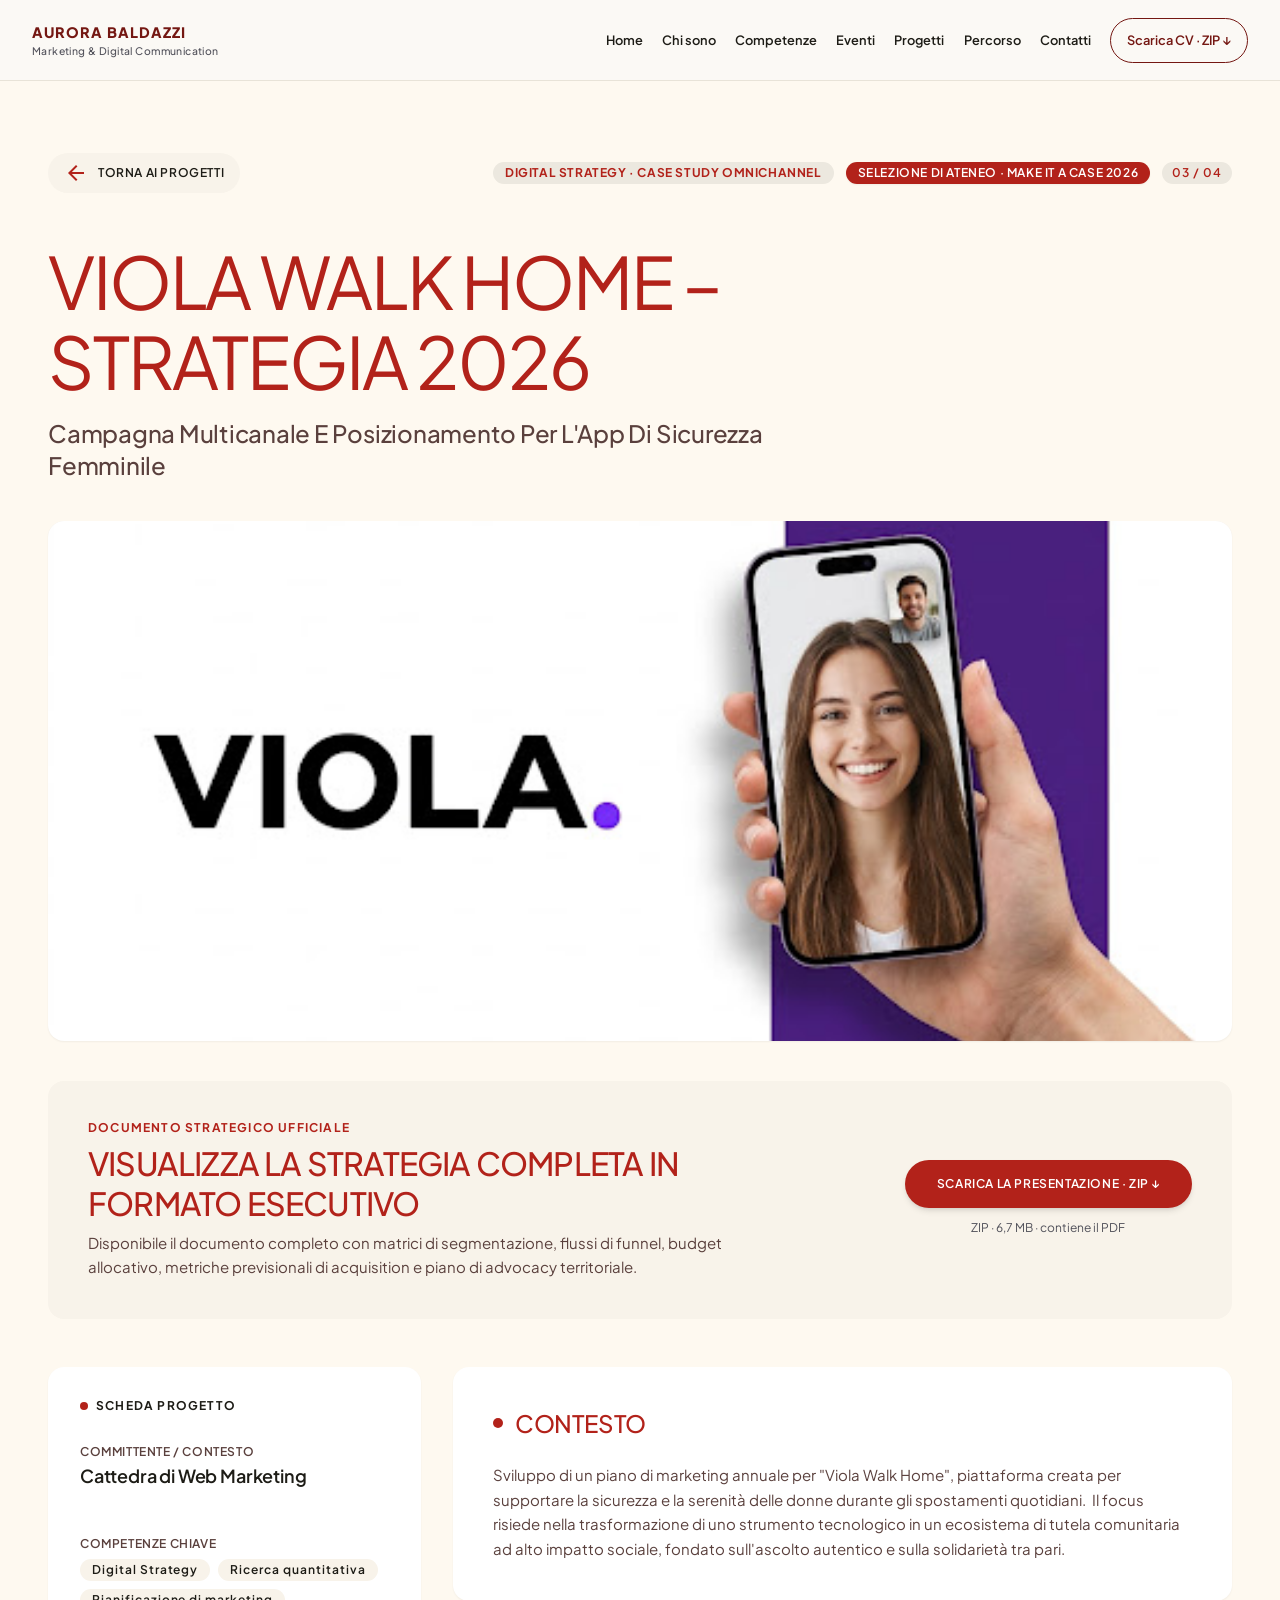
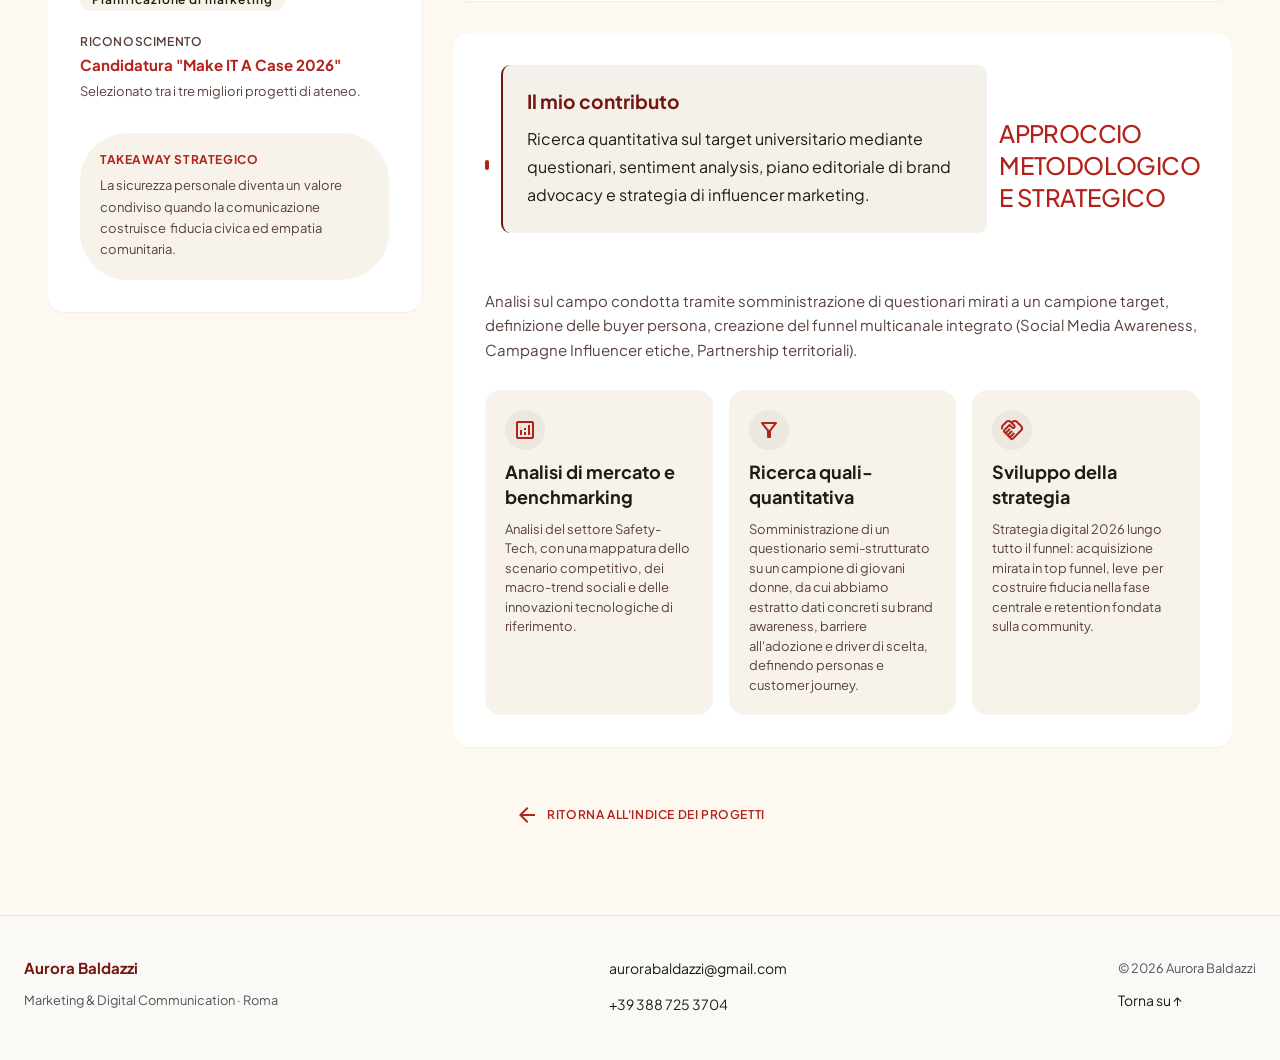
<file: viola-walk-home.html>
<!DOCTYPE html>
<html lang="it" style=""><head><meta charset="utf-8"/><meta content="width=device-width, initial-scale=1.0" name="viewport"/>
<style>@layer base{html,body{margin:0;padding:0;}body{overscroll-behavior:none;}main>:first-child{margin-top:0!important;}main>:last-child{margin-bottom:0!important;}}::-webkit-scrollbar{display:none;}</style><style class="">.font-headline-lg, .font-headline-md, .font-headline-sm, .lg\:font-headline-sm, .font-display-xl, .lg\:text-display-xl { font-family: 'Plus Jakarta Sans', sans-serif !important; }</style><title>Viola Walk Home | Aurora Baldazzi</title><meta content="Portfolio di Aurora Baldazzi: marketing, comunicazione digitale, eventi e progetti accademici." name="description"/><link href="assets/fonts.css" rel="stylesheet"/><link href="assets/viola-walk-home.html.css" rel="stylesheet"/><link href="assets/refinements.css" rel="stylesheet"/></head><body class="bg-surface font-body-md text-body-md text-on-surface min-h-screen flex flex-col antialiased selection:bg-primary-fixed selection:text-on-primary-fixed portfolio-page" id="top" style=""><a class="skip-link" href="#contenuto">Vai al contenuto</a><header class="site-nav"><a class="nav-brand" href="index.html#home">AURORA BALDAZZI<span>Marketing &amp; Digital Communication</span></a><nav aria-label="Navigazione principale" class="wide-nav"><a href="index.html#home">Home</a><a href="index.html#about">Chi sono</a><a href="index.html#skills">Competenze</a><a href="index.html#experience">Eventi</a><a href="index.html#projects">Progetti</a><a href="index.html#work-experience">Percorso</a><a href="index.html#contact">Contatti</a></nav><a class="nav-cv" download="CV_AuroraBaldazzi_Settembre2026.zip" href="risorse/CV_AuroraBaldazzi_Settembre2026.zip" title="Scarica lo ZIP contenente il PDF">Scarica CV · ZIP ↓</a><details class="compact-nav"><summary>Menu</summary><nav aria-label="Navigazione mobile"><a href="index.html#home">Home</a><a href="index.html#about">Chi sono</a><a href="index.html#skills">Competenze</a><a href="index.html#experience">Eventi</a><a href="index.html#projects">Progetti</a><a href="index.html#work-experience">Percorso</a><a href="index.html#contact">Contatti</a></nav></details></header><main class="w-full pt-20 flex-1 bg-surface" id="contenuto" tabindex="-1"><div class="flex flex-col w-full">
<div class="w-full max-w-7xl mx-auto px-6 lg:px-12 py-10 lg:py-14 flex flex-col gap-10"><div class="flex flex-wrap items-center justify-between gap-4 pb-2"><a class="group inline-flex items-center gap-2.5 px-4 py-2 rounded-full bg-surface-container-low hover:bg-surface-container transition-colors" data-path="home-progetti" href="index.html#projects"><span aria-hidden="true" class="material-symbols-outlined text-primary text-[18px] transition-transform group-hover:-translate-x-1">arrow_back</span><span class="font-label-md text-label-md text-on-surface uppercase tracking-wider font-semibold">Torna Ai Progetti</span></a><div class="flex items-center gap-3"><span class="px-3 py-1 rounded-full bg-surface-container-high text-primary font-label-sm text-label-sm uppercase tracking-wider font-bold">Digital Strategy · Case Study Omnichannel</span><span class="px-3 py-1 rounded-full bg-primary text-on-primary font-label-sm text-label-sm uppercase tracking-wider font-semibold shadow-sm">Selezione di ateneo · Make IT A Case 2026</span><span class="px-2.5 py-1 rounded-full bg-surface-container-high font-label-sm text-label-sm font-semibold text-primary">03 / 04</span></div></div><div class="flex flex-col gap-4 max-w-5xl"><h1 class="font-headline-lg text-headline-lg lg:text-display-xl uppercase tracking-tight text-primary leading-none">Viola Walk Home – Strategia 2026</h1><p class="font-title-md text-title-md lg:font-headline-sm lg:text-headline-sm text-on-surface-variant font-medium max-w-3xl leading-relaxed">Campagna Multicanale E Posizionamento Per L'App Di Sicurezza Femminile</p></div><div class="w-full overflow-hidden rounded-2xl bg-surface-container shadow-sm">
<img alt="Viola Walk Home Cover" class="w-full h-auto max-h-[520px] object-cover object-center" decoding="async" loading="lazy" src="assets/d35c0802339aa6c0.jpg"/>
</div><div class="bg-surface-container-low p-8 lg:p-10 rounded-2xl flex flex-col md:flex-row items-start md:items-center justify-between gap-6"><div class="flex flex-col gap-2 max-w-2xl"><span class="font-label-sm text-label-sm uppercase tracking-widest text-primary font-bold">DOCUMENTO STRATEGICO UFFICIALE</span><h2 class="font-headline-md text-headline-md text-primary uppercase tracking-tight">Visualizza La Strategia Completa In Formato Esecutivo</h2><p class="font-body-md text-body-md text-on-surface-variant">Disponibile il documento completo con matrici di segmentazione, flussi di funnel, budget allocativo, metriche previsionali di acquisition e piano di advocacy territoriale.</p></div><div class="flex flex-col sm:flex-row gap-3 w-full md:w-auto flex-shrink-0"><div class="download-action"><a class="inline-flex items-center justify-center gap-3 px-8 py-4 rounded-full bg-primary hover:bg-primary-container text-on-primary font-label-md text-label-md uppercase tracking-wider font-semibold shadow-md transition-all hover:shadow-lg hover:-translate-y-0.5" data-path="download-viola-pdf" download="viola-walk-home.zip" href="risorse/viola-walk-home.zip" title="Scarica lo ZIP contenente il PDF">Scarica la presentazione · ZIP ↓</a><span class="download-meta">ZIP · 6,7 MB · contiene il PDF</span></div></div></div><div class="grid grid-cols-1 lg:grid-cols-12 gap-6 lg:gap-8 pt-2 items-start"><div class="lg:col-span-4 flex flex-col gap-6"><div class="bg-surface-container-lowest p-8 rounded-2xl shadow-sm flex flex-col gap-6"><div class="flex items-center gap-2 pb-2"><span class="w-2 h-2 rounded-full bg-primary"></span><span class="font-label-sm text-label-sm uppercase tracking-widest text-on-surface font-bold">SCHEDA PROGETTO</span></div><div class="flex flex-col gap-1"><span class="font-label-sm text-label-sm uppercase text-on-surface-variant tracking-wider">COMMITTENTE / CONTESTO</span><span class="font-title-md text-title-md text-on-surface font-semibold">Cattedra di Web Marketing</span></div><div class="flex flex-col gap-1"></div><div class="flex flex-col gap-2"><span class="font-label-sm text-label-sm uppercase text-on-surface-variant tracking-wider">COMPETENZE CHIAVE</span><div class="flex flex-wrap gap-2"><span class="px-3 py-1 rounded-full bg-surface-container-low text-on-surface font-label-sm text-label-sm">Digital Strategy</span><span class="px-3 py-1 rounded-full bg-surface-container-low text-on-surface font-label-sm text-label-sm">Ricerca quantitativa</span><span class="px-3 py-1 rounded-full bg-surface-container-low text-on-surface font-label-sm text-label-sm">Pianificazione di marketing</span></div></div><div class="flex flex-col gap-1"><span class="font-label-sm text-label-sm uppercase text-on-surface-variant tracking-wider">RICONOSCIMENTO</span><span class="font-body-md text-body-md text-primary font-bold">Candidatura "Make IT A Case 2026"</span><span class="font-body-sm text-body-sm text-on-surface-variant">Selezionato tra i tre migliori progetti di ateneo.</span></div><div class="p-5 rounded-xl bg-surface-container-low flex flex-col gap-2 mt-2"><span class="font-label-sm text-label-sm uppercase tracking-wider text-primary font-bold">TAKEAWAY STRATEGICO</span><p class="font-body-sm text-body-sm text-on-surface-variant leading-relaxed">La sicurezza personale diventa un  valore condiviso quando la comunicazione costruisce  fiducia civica ed empatia comunitaria.</p></div></div></div><div class="lg:col-span-8 flex flex-col gap-8"><div class="bg-surface-container-lowest p-8 lg:p-10 rounded-2xl shadow-sm flex flex-col gap-6"><div class="flex items-center gap-3"><span class="w-2.5 h-2.5 rounded-full bg-primary"></span><h2 class="font-headline-sm text-headline-sm text-primary uppercase tracking-tight">Contesto</h2></div><p class="font-body-md text-body-md text-on-surface-variant leading-relaxed">Sviluppo di un piano di marketing annuale per "Viola Walk Home", piattaforma creata per supportare la sicurezza e la serenità delle donne durante gli spostamenti quotidiani.  Il focus risiede nella trasformazione di uno strumento tecnologico in un ecosistema di tutela comunitaria ad alto impatto sociale, fondato sull'ascolto autentico e sulla solidarietà tra pari.</p></div><div class="bg-surface-container-lowest p-6 lg:p-8 rounded-2xl shadow-sm flex flex-col gap-6"><div class="flex items-center gap-3"><span class="w-2.5 h-2.5 rounded-full bg-primary"></span><section class="role-note"><h2>Il mio contributo</h2><p>Ricerca quantitativa sul target universitario mediante questionari, sentiment analysis, piano editoriale di brand advocacy e strategia di influencer marketing.</p></section><h2 class="font-headline-sm text-headline-sm text-primary uppercase tracking-tight">Approccio Metodologico e strategico</h2></div><p class="font-body-md text-body-md text-on-surface-variant leading-relaxed">Analisi sul campo condotta tramite somministrazione di questionari mirati a un campione target, definizione delle buyer persona, creazione del funnel multicanale integrato (Social Media Awareness, Campagne Influencer etiche, Partnership territoriali).</p><div class="grid grid-cols-1 md:grid-cols-3 gap-4 pt-1"><div class="p-5 rounded-2xl bg-surface-container-low flex flex-col gap-2.5 justify-between"><div class="flex flex-col gap-2.5"><div class="w-10 h-10 rounded-full bg-surface-container-high flex items-center justify-center text-primary"><span aria-hidden="true" class="material-symbols-outlined text-[22px]">analytics</span></div><h3 class="font-title-md text-title-md text-on-surface font-bold tracking-normal leading-snug">Analisi di mercato e benchmarking</h3><p class="font-body-sm text-body-sm text-on-surface-variant leading-normal">Analisi del settore Safety-Tech, con una mappatura dello scenario competitivo, dei macro-trend sociali e delle innovazioni tecnologiche di riferimento.</p></div></div><div class="p-5 rounded-2xl bg-surface-container-low flex flex-col gap-2.5 justify-between"><div class="flex flex-col gap-2.5"><div class="w-10 h-10 rounded-full bg-surface-container-high flex items-center justify-center text-primary"><span aria-hidden="true" class="material-symbols-outlined text-[22px]">filter_alt</span></div><h3 class="font-title-md text-title-md text-on-surface font-bold tracking-normal leading-snug">Ricerca quali-quantitativa</h3><p class="font-body-sm text-body-sm text-on-surface-variant leading-normal">Somministrazione di un questionario semi-strutturato su un campione di giovani donne, da cui abbiamo estratto dati concreti su brand awareness, barriere all'adozione e driver di scelta, definendo personas e customer journey.</p></div></div><div class="p-5 rounded-2xl bg-surface-container-low flex flex-col gap-2.5 justify-between"><div class="flex flex-col gap-2.5"><div class="w-10 h-10 rounded-full bg-surface-container-high flex items-center justify-center text-primary"><span aria-hidden="true" class="material-symbols-outlined text-[22px]">handshake</span></div><h3 class="font-title-md text-title-md text-on-surface font-bold tracking-normal leading-snug">Sviluppo della strategia</h3><p class="font-body-sm text-body-sm text-on-surface-variant leading-normal">Strategia digital 2026 lungo tutto il funnel: acquisizione mirata in top funnel, leve  per costruire fiducia nella fase centrale e retention fondata sulla community.</p></div></div></div></div></div></div><div class="pt-4 pb-8 flex justify-center"><a class="inline-flex items-center gap-2 font-label-md text-label-md uppercase tracking-wider text-primary hover:text-primary-container font-semibold transition-colors" data-path="home-progetti" href="index.html#projects"><span aria-hidden="true" class="material-symbols-outlined text-[18px]">arrow_back</span><span class="">Ritorna All'Indice Dei Progetti</span></a></div></div>
</div></main>
<footer class="shared-footer" id="contatti"><div><strong>Aurora Baldazzi</strong><p>Marketing &amp; Digital Communication · Roma</p></div><div><a href="mailto:aurorabaldazzi@gmail.com">aurorabaldazzi@gmail.com</a><a href="tel:+393887253704">+39 388 725 3704</a></div><div><span>© 2026 Aurora Baldazzi</span><a href="#top">Torna su ↑</a></div></footer><script defer="True" src="assets/site.js"></script></body></html>
</file>
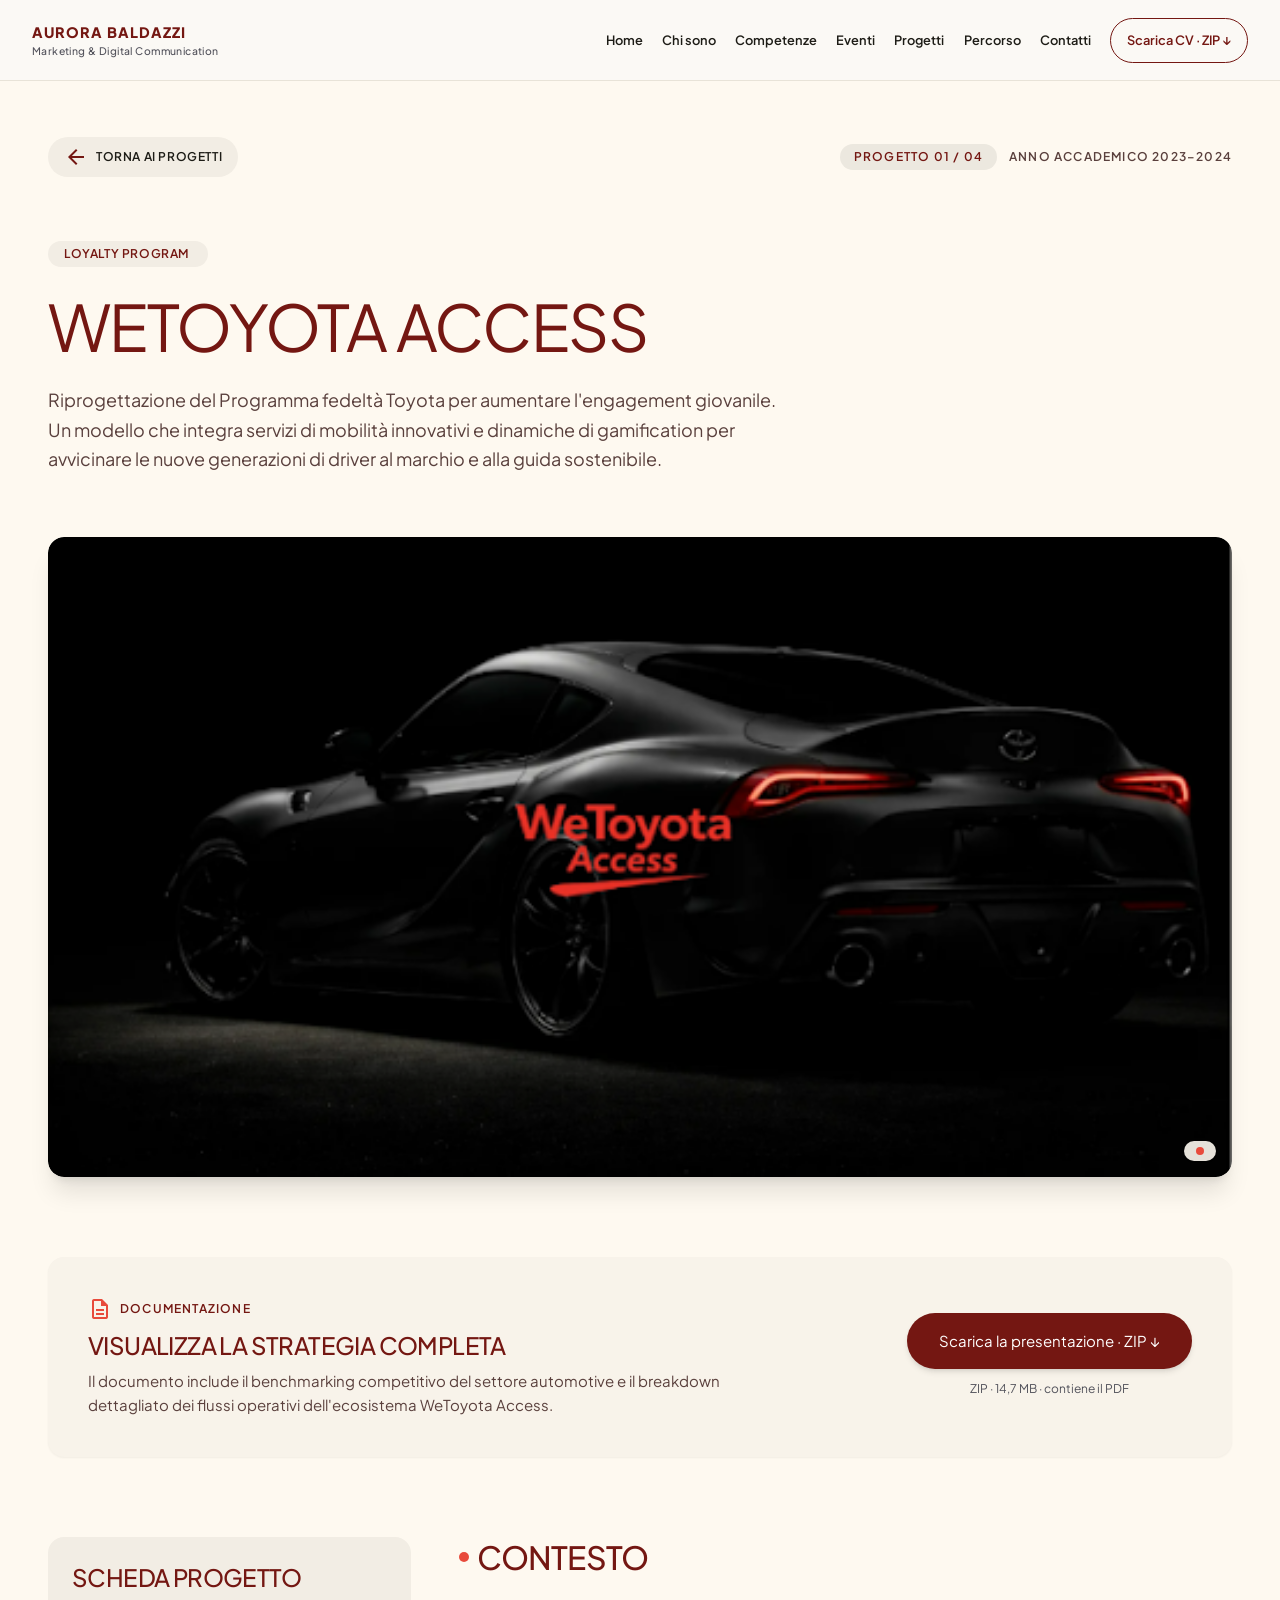
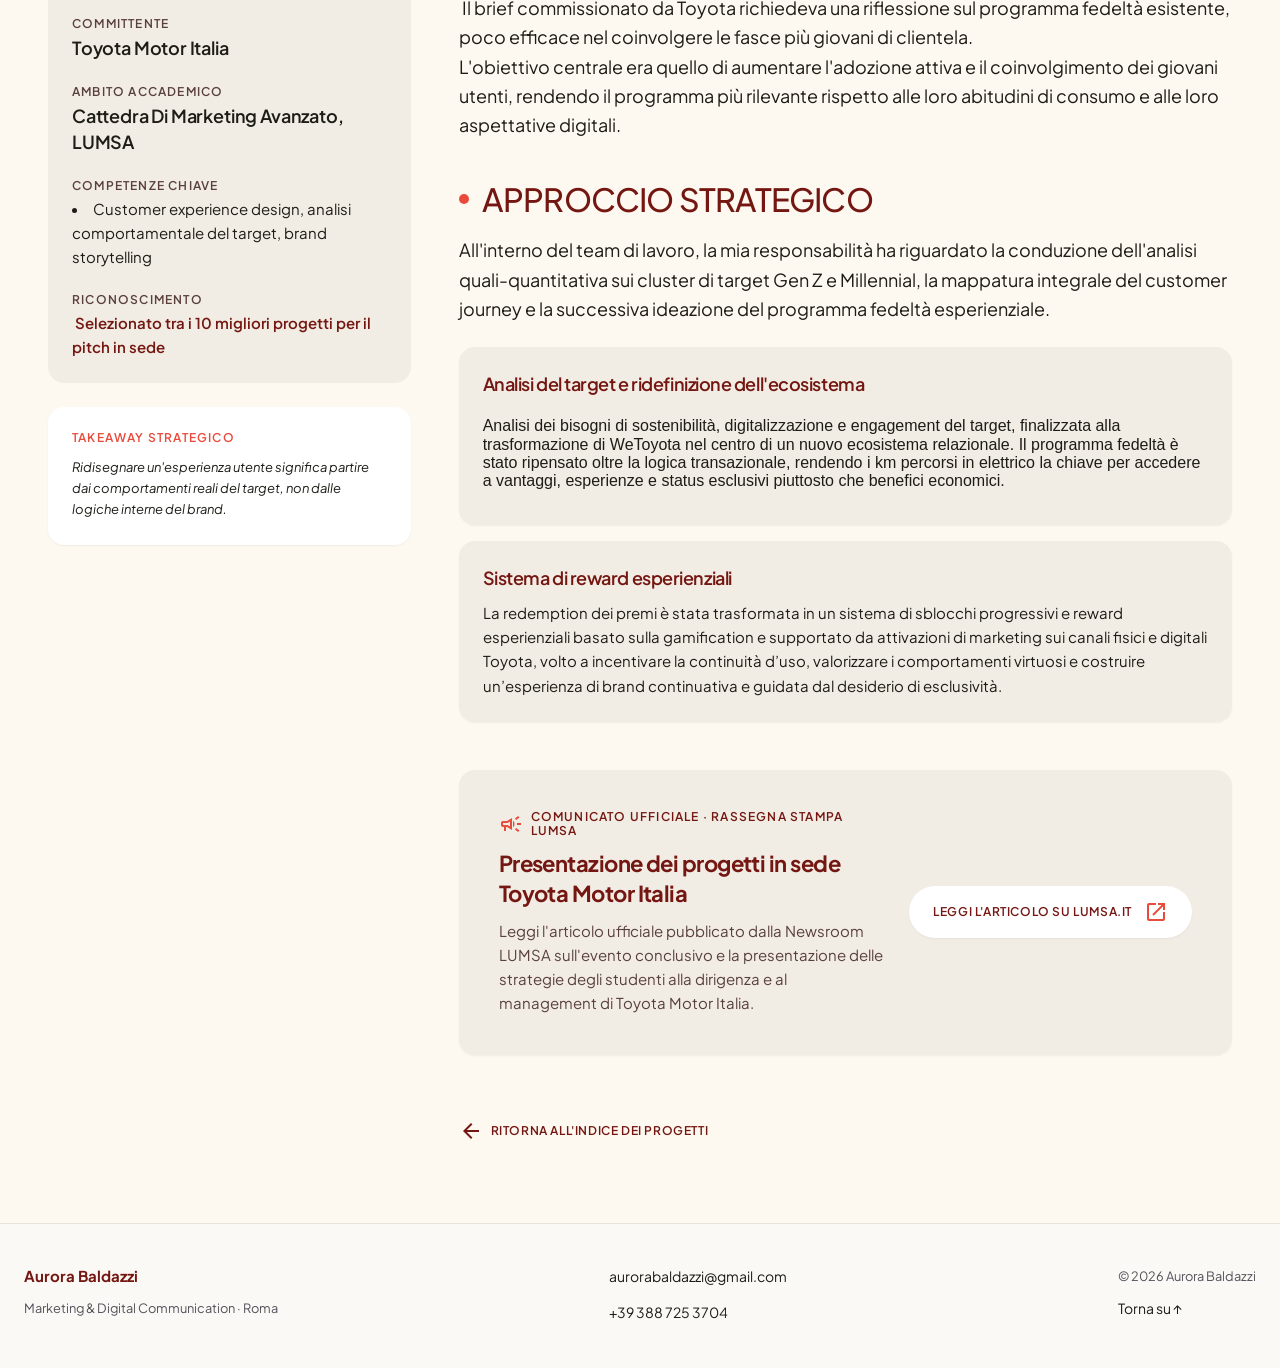
<file: wetoyota-access.html>
<!DOCTYPE html>
<html lang="it" style=""><head><meta charset="utf-8"/><meta content="width=device-width, initial-scale=1.0" name="viewport"/>
<style class="">.font-headline-sm, .font-headline-md, .font-headline-lg, .font-display-xl, .font-headline-lg-mobile, .font-display-xl-mobile { font-family: 'Plus Jakarta Sans', sans-serif !important; }</style><style>@layer base{html,body{margin:0;padding:0;}body{overscroll-behavior:none;}main>:first-child{margin-top:0!important;}main>:last-child{margin-bottom:0!important;}}::-webkit-scrollbar{display:none;}</style><title>Wetoyota Access | Aurora Baldazzi</title><meta content="Portfolio di Aurora Baldazzi: marketing, comunicazione digitale, eventi e progetti accademici." name="description"/><link href="assets/fonts.css" rel="stylesheet"/><link href="assets/wetoyota-access.html.css" rel="stylesheet"/><link href="assets/refinements.css" rel="stylesheet"/></head><body class="bg-surface font-body-md text-body-md text-on-surface min-h-screen flex flex-col antialiased selection:bg-primary-fixed selection:text-on-primary-fixed portfolio-page" id="top" style=""><a class="skip-link" href="#contenuto">Vai al contenuto</a><header class="site-nav"><a class="nav-brand" href="index.html#home">AURORA BALDAZZI<span>Marketing &amp; Digital Communication</span></a><nav aria-label="Navigazione principale" class="wide-nav"><a href="index.html#home">Home</a><a href="index.html#about">Chi sono</a><a href="index.html#skills">Competenze</a><a href="index.html#experience">Eventi</a><a href="index.html#projects">Progetti</a><a href="index.html#work-experience">Percorso</a><a href="index.html#contact">Contatti</a></nav><a class="nav-cv" download="CV_AuroraBaldazzi_Settembre2026.zip" href="risorse/CV_AuroraBaldazzi_Settembre2026.zip" title="Scarica lo ZIP contenente il PDF">Scarica CV · ZIP ↓</a><details class="compact-nav"><summary>Menu</summary><nav aria-label="Navigazione mobile"><a href="index.html#home">Home</a><a href="index.html#about">Chi sono</a><a href="index.html#skills">Competenze</a><a href="index.html#experience">Eventi</a><a href="index.html#projects">Progetti</a><a href="index.html#work-experience">Percorso</a><a href="index.html#contact">Contatti</a></nav></details></header><main class="w-full pt-20 flex-1 bg-surface" id="contenuto" tabindex="-1"><div class="flex flex-col w-full">
<div class="max-w-7xl mx-auto px-6 lg:px-12 w-full pt-8 pb-20 flex flex-col gap-12 lg:gap-16">
<div class="flex flex-wrap items-center justify-between gap-4 pt-2">
<a class="inline-flex items-center gap-2 group px-4 py-2 rounded-full bg-surface-container hover:bg-surface-container-high transition-all text-on-surface" data-path="home-progetti" href="index.html#projects">
<span aria-hidden="true" class="material-symbols-outlined text-[18px] text-[#741712] transition-transform group-hover:-translate-x-1">arrow_back</span>
<span class="font-label-md text-label-md uppercase tracking-wider">Torna Ai Progetti</span>
</a>
<div class="flex items-center gap-3">
<span class="font-label-sm text-label-sm uppercase tracking-widest text-[#741712] bg-surface-container-high px-3.5 py-1.5 rounded-full">
          Progetto 01 / 04
        </span>
<span class="font-label-sm text-label-sm uppercase tracking-widest text-on-surface-variant hidden sm:inline-block">
          Anno accademico 2023–2024
        </span>
</div>
</div>
<div class="flex flex-col gap-6 max-w-4xl">
<div class="flex flex-wrap items-center gap-3">
<span class="px-4 py-1.5 rounded-full bg-surface-container text-[#741712] font-label-sm text-label-sm uppercase tracking-wider font-semibold">
          Loyalty Program </span>
</div>
<h1 class="font-headline-lg text-headline-lg lg:text-[64px] lg:leading-[70px] uppercase tracking-tight text-[#741712]">
        WeToyota Access
      </h1>
<p class="font-body-lg text-body-lg text-on-surface-variant max-w-3xl leading-relaxed">
        Riprogettazione del Programma fedeltà Toyota per aumentare l'engagement giovanile.<br/>Un modello che integra servizi di mobilità innovativi e dinamiche di gamification per avvicinare le nuove generazioni di driver al marchio e alla guida sostenibile.
      </p>
</div>
<div class="w-full flex flex-col gap-4">
<div class="relative w-full rounded-2xl overflow-hidden bg-surface-container-high shadow-xl aspect-[16/9] max-h-[640px] flex items-center justify-center"><img alt="Visual Design e Architettura del Servizio WeToyota Access" class="w-full h-full object-cover rounded-2xl" decoding="async" loading="lazy" src="assets/6339c5903584d30a.png"/><div class="absolute bottom-4 right-4 hidden sm:flex items-center gap-2 px-3 py-1.5 rounded-full bg-surface/90 backdrop-blur-md shadow-sm"><span class="w-2 h-2 rounded-full bg-[#E84A3B]"></span></div></div>
<div class="flex flex-col sm:flex-row sm:items-center justify-between gap-2 px-1">
</div>
</div>
<div class="w-full p-8 lg:p-10 rounded-2xl bg-surface-container-low flex flex-col md:flex-row items-start md:items-center justify-between gap-6 shadow-sm">
<div class="flex flex-col gap-2 max-w-2xl">
<div class="flex items-center gap-2">
<span aria-hidden="true" class="material-symbols-outlined text-[#E84A3B] text-[20px]">description</span>
<span class="font-label-sm text-label-sm uppercase tracking-widest text-[#741712] font-semibold">documentazione</span>
</div>
<h3 class="font-headline-sm text-headline-sm uppercase text-[#741712] tracking-tight">
          Visualizza la Strategia completa</h3>
<p class="font-body-md text-body-md text-on-surface-variant">
          Il documento include il benchmarking competitivo del settore automotive e il breakdown dettagliato dei flussi operativi dell'ecosistema WeToyota Access.
        </p>
</div>
<div class="download-action"><a class="inline-flex items-center gap-3 px-8 py-4 rounded-full bg-[#741712] hover:bg-[#5a120e] text-on-primary transition-all shadow-md group shrink-0" download="wetoyota-access.zip" href="risorse/wetoyota-access.zip" title="Scarica lo ZIP contenente il PDF">Scarica la presentazione · ZIP ↓</a><span class="download-meta">ZIP · 14,7 MB · contiene il PDF</span></div>
</div>
<div class="grid grid-cols-1 lg:grid-cols-12 gap-8 lg:gap-12 pt-4">
<div class="lg:col-span-4 flex flex-col gap-6">
<div class="p-6 rounded-2xl bg-surface-container flex flex-col gap-6">
<h4 class="font-headline-sm text-headline-sm uppercase text-[#741712] tracking-tight">
            Scheda Progetto
          </h4>
<div class="flex flex-col gap-1">
<span class="font-label-sm text-label-sm uppercase tracking-widest text-on-surface-variant">Committente</span>
<span class="font-title-md text-title-md text-on-surface">Toyota Motor Italia</span>
</div>
<div class="flex flex-col gap-1">
<span class="font-label-sm text-label-sm uppercase tracking-widest text-on-surface-variant">Ambito Accademico</span>
<span class="font-title-md text-title-md text-on-surface">Cattedra Di Marketing Avanzato, LUMSA</span>
</div>
<div class="flex flex-col gap-1">
<span class="font-label-sm text-label-sm uppercase tracking-widest text-on-surface-variant">Competenze Chiave</span>
<span class="font-body-md text-body-md text-on-surface"><li class="">Customer experience design, analisi comportamentale del target, brand storytelling</li>
</span>
</div>
<div class="flex flex-col gap-1">
<span class="font-label-sm text-label-sm uppercase tracking-widest text-on-surface-variant">Riconoscimento</span>
<span class="font-body-md text-body-md text-[#741712] font-semibold"> Selezionato tra i 10 migliori progetti per il pitch in sede</span>
</div>
</div>
<div class="p-6 rounded-2xl bg-surface-container-lowest shadow-sm flex flex-col gap-3">
<span class="font-label-sm text-label-sm uppercase tracking-widest text-[#E84A3B] font-semibold">Takeaway Strategico</span>
<p class="font-body-sm text-body-sm text-on-surface italic leading-relaxed">Ridisegnare un'esperienza utente significa partire dai comportamenti reali del target, non dalle logiche interne del brand.</p>
</div>
</div>
<div class="lg:col-span-8 flex flex-col gap-10">
<article class="flex flex-col gap-4">
<div class="flex items-center gap-2">
<span class="w-2.5 h-2.5 rounded-full bg-[#E84A3B]"></span>
<h2 class="font-headline-md text-headline-md uppercase text-[#741712] tracking-tight">
              Contesto </h2>
</div>
<p class="font-body-lg text-body-lg text-on-surface leading-relaxed"> Il brief commissionato da Toyota richiedeva una riflessione sul programma fedeltà esistente, 
poco efficace nel coinvolgere le fasce più giovani di clientela. <br/>L'obiettivo centrale era quello di aumentare l'adozione attiva e il 
coinvolgimento dei giovani utenti, rendendo il programma più rilevante rispetto alle loro 
abitudini di consumo e alle loro aspettative digitali.</p>
</article>
<article class="flex flex-col gap-4">
<div class="flex items-center gap-2">
<span class="w-2.5 h-2.5 rounded-full bg-[#E84A3B]"></span>
<h2 class="font-headline-md text-headline-md uppercase text-[#741712] tracking-tight"> approccio Strategico
            </h2>
</div>
<p class="font-body-lg text-body-lg text-on-surface leading-relaxed">All'interno del team di lavoro, la mia responsabilità ha riguardato la conduzione dell'analisi quali-quantitativa sui cluster di target Gen Z e Millennial, la mappatura integrale del customer journey e la successiva ideazione del programma fedeltà esperienziale.</p>
<div class="grid grid-cols-1 gap-4 my-2">
<div class="p-6 rounded-2xl bg-surface-container flex flex-col gap-2.5 shadow-sm">
<span class="font-title-md text-title-md text-[#741712] font-semibold tracking-tight">Analisi del target e ridefinizione dell'ecosistema</span>
<p class="font-body-md text-body-md text-on-surface leading-relaxed"></p><p class="" data-path-to-node="0" style='font-family: "Google Sans Text", sans-serif !important; line-height: 1.15 !important;'>Analisi dei bisogni di sostenibilità, digitalizzazione e engagement del target, finalizzata alla trasformazione di WeToyota nel centro di un nuovo ecosistema relazionale. Il programma fedeltà è stato ripensato oltre la logica transazionale, rendendo i km percorsi in elettrico la chiave per accedere a vantaggi, esperienze e status esclusivi piuttosto che benefici economici. </p><p class=""></p>
</div>
<div class="p-6 rounded-2xl bg-surface-container flex flex-col gap-2.5 shadow-sm">
<span class="font-title-md text-title-md text-[#741712] font-semibold tracking-tight">Sistema di reward esperienziali</span>
<p class="font-body-md text-body-md text-on-surface leading-relaxed">La redemption dei premi è stata trasformata in un sistema di sblocchi progressivi e reward esperienziali basato sulla gamification e supportato da attivazioni di marketing sui canali fisici e digitali Toyota, volto a incentivare la continuità d’uso, valorizzare i comportamenti virtuosi e costruire un’esperienza di brand continuativa e guidata dal desiderio di esclusività.</p>
</div>
</div>
</article>
<div class="w-full p-8 lg:p-10 rounded-2xl bg-surface-container flex flex-col md:flex-row items-start md:items-center justify-between gap-6 shadow-sm"><div class="flex flex-col gap-2.5 max-w-2xl"><div class="flex items-center gap-2"><span aria-hidden="true" class="material-symbols-outlined text-[#E84A3B] text-[20px]">campaign</span><span class="font-label-sm text-label-sm uppercase tracking-widest text-[#741712] font-semibold">COMUNICATO UFFICIALE · RASSEGNA STAMPA LUMSA</span></div><h3 class="font-title-md text-[22px] leading-snug font-bold text-[#741712] tracking-tight font-body-md">Presentazione dei progetti in sede Toyota Motor Italia</h3><p class="font-body-md text-body-md text-on-surface-variant">Leggi l'articolo ufficiale pubblicato dalla Newsroom LUMSA sull'evento conclusivo e la presentazione delle strategie degli studenti alla dirigenza e al management di Toyota Motor Italia.</p></div><a class="inline-flex items-center gap-3 px-6 py-3.5 rounded-full bg-surface-container-lowest hover:bg-surface-container-high text-[#741712] transition-all shadow-sm group shrink-0" href="https://lumsa.it/it/newsroom/news/toyota-gli-studenti-lumsa-di-marketing-avanzato-presentano-i-loro-progetti" rel="noopener noreferrer" target="_blank"><span class="font-label-md text-label-md uppercase tracking-wider font-semibold">Leggi l'articolo su LUMSA.it</span><span aria-hidden="true" class="material-symbols-outlined text-[20px] transition-transform group-hover:translate-x-1 text-[#E84A3B]">open_in_new</span></a></div><div class="pt-6 flex items-center justify-between">
<a class="inline-flex items-center gap-2 font-label-md text-label-md uppercase tracking-wider text-[#741712] hover:text-[#E84A3B] transition-colors" data-path="home-progetti" href="index.html#projects">
<span aria-hidden="true" class="material-symbols-outlined text-[18px]">arrow_back</span>
<span class="">Ritorna All'Indice Dei Progetti</span>
</a>
</div>
</div>
</div>
</div>
</div></main>
<footer class="shared-footer" id="contatti"><div><strong>Aurora Baldazzi</strong><p>Marketing &amp; Digital Communication · Roma</p></div><div><a href="mailto:aurorabaldazzi@gmail.com">aurorabaldazzi@gmail.com</a><a href="tel:+393887253704">+39 388 725 3704</a></div><div><span>© 2026 Aurora Baldazzi</span><a href="#top">Torna su ↑</a></div></footer><script defer="True" src="assets/site.js"></script></body></html>
</file>
<file: assets/fonts.css>
@font-face {
  font-family: 'Anton';
  font-style: normal;
  font-weight: 400;
  font-display: swap;
  src: url(font-9a0b87665ccc.ttf) format('truetype');
}
@font-face {
  font-family: 'Material Symbols Outlined';
  font-style: normal;
  font-weight: 400;
  font-display: swap;
  src: url(font-e233d9198003.ttf) format('truetype');
}
@font-face {
  font-family: 'Newsreader';
  font-style: italic;
  font-weight: 400;
  font-display: swap;
  src: url(font-289d2aa8e0ed.ttf) format('truetype');
}
@font-face {
  font-family: 'Newsreader';
  font-style: normal;
  font-weight: 400;
  font-display: swap;
  src: url(font-d6c65600eb01.ttf) format('truetype');
}
@font-face {
  font-family: 'Playfair Display';
  font-style: normal;
  font-weight: 400;
  font-display: swap;
  src: url(font-5ae86d38cfa3.ttf) format('truetype');
}
@font-face {
  font-family: 'Playfair Display';
  font-style: normal;
  font-weight: 700;
  font-display: swap;
  src: url(font-8a70c7995340.ttf) format('truetype');
}
@font-face {
  font-family: 'Plus Jakarta Sans';
  font-style: italic;
  font-weight: 400;
  font-display: swap;
  src: url(font-669c621a71ff.ttf) format('truetype');
}
@font-face {
  font-family: 'Plus Jakarta Sans';
  font-style: italic;
  font-weight: 700;
  font-display: swap;
  src: url(font-6406bad93f1d.ttf) format('truetype');
}
@font-face {
  font-family: 'Plus Jakarta Sans';
  font-style: normal;
  font-weight: 300;
  font-display: swap;
  src: url(font-4439f89a418f.ttf) format('truetype');
}
@font-face {
  font-family: 'Plus Jakarta Sans';
  font-style: normal;
  font-weight: 400;
  font-display: swap;
  src: url(font-43adbc7c773e.ttf) format('truetype');
}
@font-face {
  font-family: 'Plus Jakarta Sans';
  font-style: normal;
  font-weight: 500;
  font-display: swap;
  src: url(font-f2374e6da2f0.ttf) format('truetype');
}
@font-face {
  font-family: 'Plus Jakarta Sans';
  font-style: normal;
  font-weight: 600;
  font-display: swap;
  src: url(font-0ee86126fb55.ttf) format('truetype');
}
@font-face {
  font-family: 'Plus Jakarta Sans';
  font-style: normal;
  font-weight: 700;
  font-display: swap;
  src: url(font-cbf4f5937e04.ttf) format('truetype');
}
@font-face {
  font-family: 'Plus Jakarta Sans';
  font-style: normal;
  font-weight: 800;
  font-display: swap;
  src: url(font-9c0e6cce7702.ttf) format('truetype');
}

.material-symbols-outlined {
  font-family: 'Material Symbols Outlined';
  font-weight: normal;
  font-style: normal;
  font-size: 24px;
  line-height: 1;
  letter-spacing: normal;
  text-transform: none;
  display: inline-block;
  white-space: nowrap;
  word-wrap: normal;
  direction: ltr;
}
</file>
<file: assets/index.html.css>
*,:after,:before{--tw-border-spacing-x:0;--tw-border-spacing-y:0;--tw-translate-x:0;--tw-translate-y:0;--tw-rotate:0;--tw-skew-x:0;--tw-skew-y:0;--tw-scale-x:1;--tw-scale-y:1;--tw-pan-x: ;--tw-pan-y: ;--tw-pinch-zoom: ;--tw-scroll-snap-strictness:proximity;--tw-gradient-from-position: ;--tw-gradient-via-position: ;--tw-gradient-to-position: ;--tw-ordinal: ;--tw-slashed-zero: ;--tw-numeric-figure: ;--tw-numeric-spacing: ;--tw-numeric-fraction: ;--tw-ring-inset: ;--tw-ring-offset-width:0px;--tw-ring-offset-color:#fff;--tw-ring-color:rgba(59,130,246,.5);--tw-ring-offset-shadow:0 0 #0000;--tw-ring-shadow:0 0 #0000;--tw-shadow:0 0 #0000;--tw-shadow-colored:0 0 #0000;--tw-blur: ;--tw-brightness: ;--tw-contrast: ;--tw-grayscale: ;--tw-hue-rotate: ;--tw-invert: ;--tw-saturate: ;--tw-sepia: ;--tw-drop-shadow: ;--tw-backdrop-blur: ;--tw-backdrop-brightness: ;--tw-backdrop-contrast: ;--tw-backdrop-grayscale: ;--tw-backdrop-hue-rotate: ;--tw-backdrop-invert: ;--tw-backdrop-opacity: ;--tw-backdrop-saturate: ;--tw-backdrop-sepia: ;--tw-contain-size: ;--tw-contain-layout: ;--tw-contain-paint: ;--tw-contain-style: }::backdrop{--tw-border-spacing-x:0;--tw-border-spacing-y:0;--tw-translate-x:0;--tw-translate-y:0;--tw-rotate:0;--tw-skew-x:0;--tw-skew-y:0;--tw-scale-x:1;--tw-scale-y:1;--tw-pan-x: ;--tw-pan-y: ;--tw-pinch-zoom: ;--tw-scroll-snap-strictness:proximity;--tw-gradient-from-position: ;--tw-gradient-via-position: ;--tw-gradient-to-position: ;--tw-ordinal: ;--tw-slashed-zero: ;--tw-numeric-figure: ;--tw-numeric-spacing: ;--tw-numeric-fraction: ;--tw-ring-inset: ;--tw-ring-offset-width:0px;--tw-ring-offset-color:#fff;--tw-ring-color:rgba(59,130,246,.5);--tw-ring-offset-shadow:0 0 #0000;--tw-ring-shadow:0 0 #0000;--tw-shadow:0 0 #0000;--tw-shadow-colored:0 0 #0000;--tw-blur: ;--tw-brightness: ;--tw-contrast: ;--tw-grayscale: ;--tw-hue-rotate: ;--tw-invert: ;--tw-saturate: ;--tw-sepia: ;--tw-drop-shadow: ;--tw-backdrop-blur: ;--tw-backdrop-brightness: ;--tw-backdrop-contrast: ;--tw-backdrop-grayscale: ;--tw-backdrop-hue-rotate: ;--tw-backdrop-invert: ;--tw-backdrop-opacity: ;--tw-backdrop-saturate: ;--tw-backdrop-sepia: ;--tw-contain-size: ;--tw-contain-layout: ;--tw-contain-paint: ;--tw-contain-style: }/*! tailwindcss v3.4.17 | MIT License | https://tailwindcss.com*/*,:after,:before{box-sizing:border-box;border:0 solid #e5e7eb}:after,:before{--tw-content:""}:host,html{line-height:1.5;-webkit-text-size-adjust:100%;-moz-tab-size:4;-o-tab-size:4;tab-size:4;font-family:Plus Jakarta Sans,sans-serif;font-feature-settings:normal;font-variation-settings:normal;-webkit-tap-highlight-color:transparent}body{margin:0;line-height:inherit}hr{height:0;color:inherit;border-top-width:1px}abbr:where([title]){-webkit-text-decoration:underline dotted;text-decoration:underline dotted}h1,h2,h3,h4,h5,h6{font-size:inherit;font-weight:inherit}a{color:inherit;text-decoration:inherit}b,strong{font-weight:bolder}code,kbd,pre,samp{font-family:ui-monospace,SFMono-Regular,Menlo,Monaco,Consolas,Liberation Mono,Courier New,monospace;font-feature-settings:normal;font-variation-settings:normal;font-size:1em}small{font-size:80%}sub,sup{font-size:75%;line-height:0;position:relative;vertical-align:baseline}sub{bottom:-.25em}sup{top:-.5em}table{text-indent:0;border-color:inherit;border-collapse:collapse}button,input,optgroup,select,textarea{font-family:inherit;font-feature-settings:inherit;font-variation-settings:inherit;font-size:100%;font-weight:inherit;line-height:inherit;letter-spacing:inherit;color:inherit;margin:0;padding:0}button,select{text-transform:none}button,input:where([type=button]),input:where([type=reset]),input:where([type=submit]){-webkit-appearance:button;background-color:transparent;background-image:none}:-moz-focusring{outline:auto}:-moz-ui-invalid{box-shadow:none}progress{vertical-align:baseline}::-webkit-inner-spin-button,::-webkit-outer-spin-button{height:auto}[type=search]{-webkit-appearance:textfield;outline-offset:-2px}::-webkit-search-decoration{-webkit-appearance:none}::-webkit-file-upload-button{-webkit-appearance:button;font:inherit}summary{display:list-item}blockquote,dd,dl,figure,h1,h2,h3,h4,h5,h6,hr,p,pre{margin:0}fieldset{margin:0}fieldset,legend{padding:0}menu,ol,ul{list-style:none;margin:0;padding:0}dialog{padding:0}textarea{resize:vertical}input::-moz-placeholder,textarea::-moz-placeholder{opacity:1;color:#9ca3af}input::placeholder,textarea::placeholder{opacity:1;color:#9ca3af}[role=button],button{cursor:pointer}:disabled{cursor:default}audio,canvas,embed,iframe,img,object,svg,video{display:block;vertical-align:middle}img,video{max-width:100%;height:auto}[hidden]:where(:not([hidden=until-found])){display:none}.pointer-events-none{pointer-events:none}.absolute{position:absolute}.relative{position:relative}.inset-0{inset:0}.-top-10{top:-2.5rem}.bottom-4{bottom:1rem}.left-4{left:1rem}.right-4{right:1rem}.right-6{right:1.5rem}.top-4{top:1rem}.mx-auto{margin-left:auto;margin-right:auto}.my-4{margin-top:1rem;margin-bottom:1rem}.my-6{margin-top:1.5rem;margin-bottom:1.5rem}.mb-14{margin-bottom:3.5rem}.mb-16{margin-bottom:4rem}.mb-2{margin-bottom:.5rem}.mb-3{margin-bottom:.75rem}.mb-5{margin-bottom:1.25rem}.mt-4{margin-top:1rem}.block{display:block}.inline-block{display:inline-block}.flex{display:flex}.inline-flex{display:inline-flex}.grid{display:grid}.hidden{display:none}.aspect-\[3\/4\]{aspect-ratio:3/4}.h-1\.5{height:.375rem}.h-11{height:2.75rem}.h-2{height:.5rem}.h-2\.5{height:.625rem}.h-7{height:1.75rem}.h-full{height:100%}.min-h-\[160px\]{min-height:160px}.min-h-\[44px\]{min-height:44px}.min-h-screen{min-height:100vh}.w-1{width:.25rem}.w-11{width:2.75rem}.w-2{width:.5rem}.w-2\.5{width:.625rem}.w-4{width:1rem}.w-\[290px\]{width:290px}.w-full{width:100%}.max-w-2xl{max-width:42rem}.max-w-7xl{max-width:80rem}.max-w-md{max-width:28rem}.max-w-xl{max-width:36rem}.max-w-xs{max-width:20rem}.flex-1{flex:1 1 0%}.flex-none{flex:none}.shrink-0{flex-shrink:0}.flex-grow{flex-grow:1}@keyframes bounce{0%,to{transform:translateY(-25%);animation-timing-function:cubic-bezier(.8,0,1,1)}50%{transform:none;animation-timing-function:cubic-bezier(0,0,.2,1)}}.animate-bounce{animation:bounce 1s infinite}.cursor-default{cursor:default}.cursor-pointer{cursor:pointer}.select-none{-webkit-user-select:none;-moz-user-select:none;user-select:none}.grid-cols-1{grid-template-columns:repeat(1,minmax(0,1fr))}.flex-col{flex-direction:column}.flex-wrap{flex-wrap:wrap}.items-start{align-items:flex-start}.items-center{align-items:center}.items-baseline{align-items:baseline}.items-stretch{align-items:stretch}.justify-end{justify-content:flex-end}.justify-center{justify-content:center}.justify-between{justify-content:space-between}.gap-1{gap:.25rem}.gap-12{gap:3rem}.gap-2{gap:.5rem}.gap-3{gap:.75rem}.gap-4{gap:1rem}.gap-6{gap:1.5rem}.gap-8{gap:2rem}.space-y-1>:not([hidden])~:not([hidden]){--tw-space-y-reverse:0;margin-top:calc(.25rem*(1 - var(--tw-space-y-reverse)));margin-bottom:calc(.25rem*var(--tw-space-y-reverse))}.space-y-2>:not([hidden])~:not([hidden]){--tw-space-y-reverse:0;margin-top:calc(.5rem*(1 - var(--tw-space-y-reverse)));margin-bottom:calc(.5rem*var(--tw-space-y-reverse))}.space-y-3>:not([hidden])~:not([hidden]){--tw-space-y-reverse:0;margin-top:calc(.75rem*(1 - var(--tw-space-y-reverse)));margin-bottom:calc(.75rem*var(--tw-space-y-reverse))}.space-y-4>:not([hidden])~:not([hidden]){--tw-space-y-reverse:0;margin-top:calc(1rem*(1 - var(--tw-space-y-reverse)));margin-bottom:calc(1rem*var(--tw-space-y-reverse))}.space-y-6>:not([hidden])~:not([hidden]){--tw-space-y-reverse:0;margin-top:calc(1.5rem*(1 - var(--tw-space-y-reverse)));margin-bottom:calc(1.5rem*var(--tw-space-y-reverse))}.divide-y>:not([hidden])~:not([hidden]){--tw-divide-y-reverse:0;border-top-width:calc(1px*(1 - var(--tw-divide-y-reverse)));border-bottom-width:calc(1px*var(--tw-divide-y-reverse))}.divide-charcoal\/20>:not([hidden])~:not([hidden]){border-color:rgba(24,24,27,.2)}.overflow-hidden{overflow:hidden}.overflow-x-auto{overflow-x:auto}.scroll-smooth{scroll-behavior:smooth}.break-words{overflow-wrap:break-word}.break-all{word-break:break-all}.rounded-2xl{border-radius:1rem}.rounded-3xl{border-radius:1.5rem}.rounded-full{border-radius:9999px}.rounded-xl{border-radius:.75rem}.border{border-width:1px}.border-y{border-top-width:1px}.border-b,.border-y{border-bottom-width:1px}.border-t{border-top-width:1px}.border-charcoal\/10{border-color:rgba(24,24,27,.1)}.border-charcoal\/20{border-color:rgba(24,24,27,.2)}.border-charcoal\/40{border-color:rgba(24,24,27,.4)}.border-coral\/40{border-color:rgba(232,74,59,.4)}.bg-\[\#741712\]{--tw-bg-opacity:1;background-color:rgb(116 23 18/var(--tw-bg-opacity,1))}.bg-charcoal{--tw-bg-opacity:1;background-color:rgb(24 24 27/var(--tw-bg-opacity,1))}.bg-coral{--tw-bg-opacity:1;background-color:rgb(232 74 59/var(--tw-bg-opacity,1))}.bg-paper{--tw-bg-opacity:1;background-color:rgb(251 249 245/var(--tw-bg-opacity,1))}.bg-paper-tint{--tw-bg-opacity:1;background-color:rgb(244 241 234/var(--tw-bg-opacity,1))}.bg-paper-tint\/60{background-color:hsla(42,31%,94%,.6)}.bg-paper\/90{background-color:hsla(40,43%,97%,.9)}.bg-gradient-to-t{background-image:linear-gradient(to top,var(--tw-gradient-stops))}.from-black\/60{--tw-gradient-from:rgba(0,0,0,.6) var(--tw-gradient-from-position);--tw-gradient-to:transparent var(--tw-gradient-to-position);--tw-gradient-stops:var(--tw-gradient-from),var(--tw-gradient-to)}.via-transparent{--tw-gradient-to:transparent var(--tw-gradient-to-position);--tw-gradient-stops:var(--tw-gradient-from),transparent var(--tw-gradient-via-position),var(--tw-gradient-to)}.to-transparent{--tw-gradient-to:transparent var(--tw-gradient-to-position)}.object-cover{-o-object-fit:cover;object-fit:cover}.object-center{-o-object-position:center;object-position:center}.object-top{-o-object-position:top;object-position:top}.p-6{padding:1.5rem}.px-1{padding-left:.25rem;padding-right:.25rem}.px-3{padding-left:.75rem;padding-right:.75rem}.px-3\.5{padding-left:.875rem;padding-right:.875rem}.px-6{padding-left:1.5rem;padding-right:1.5rem}.px-7{padding-left:1.75rem;padding-right:1.75rem}.py-1{padding-top:.25rem;padding-bottom:.25rem}.py-2{padding-top:.5rem;padding-bottom:.5rem}.py-24{padding-top:6rem;padding-bottom:6rem}.py-3\.5{padding-top:.875rem;padding-bottom:.875rem}.py-5{padding-top:1.25rem;padding-bottom:1.25rem}.py-6{padding-top:1.5rem;padding-bottom:1.5rem}.pb-16{padding-bottom:4rem}.pb-4{padding-bottom:1rem}.pb-6{padding-bottom:1.5rem}.pb-8{padding-bottom:2rem}.pl-8{padding-left:2rem}.pt-1{padding-top:.25rem}.pt-16{padding-top:4rem}.pt-2{padding-top:.5rem}.pt-28{padding-top:7rem}.pt-3{padding-top:.75rem}.text-center{text-align:center}.font-mono{font-family:ui-monospace,SFMono-Regular,Menlo,Monaco,Consolas,Liberation Mono,Courier New,monospace}.font-sans{font-family:Plus Jakarta Sans,sans-serif}.text-2xl{font-size:1.5rem;line-height:2rem}.text-3xl{font-size:1.875rem;line-height:2.25rem}.text-4xl{font-size:2.25rem;line-height:2.5rem}.text-9xl{font-size:8rem;line-height:1}.text-\[10px\]{font-size:10px}.text-\[11px\]{font-size:11px}.text-base{font-size:1rem;line-height:1.5rem}.text-lg{font-size:1.125rem;line-height:1.75rem}.text-sm{font-size:.875rem;line-height:1.25rem}.text-xl{font-size:1.25rem;line-height:1.75rem}.text-xs{font-size:.75rem;line-height:1rem}.font-black{font-weight:800}.font-bold{font-weight:700}.font-medium{font-weight:500}.font-normal{font-weight:400}.font-semibold{font-weight:600}.uppercase{text-transform:uppercase}.not-italic{font-style:normal}.leading-none{line-height:1}.leading-relaxed{line-height:1.625}.leading-snug{line-height:1.375}.leading-tight{line-height:1.25}.tracking-tight{letter-spacing:-.025em}.tracking-tighter{letter-spacing:-.05em}.tracking-wide{letter-spacing:.025em}.tracking-wider{letter-spacing:.05em}.tracking-widest{letter-spacing:.1em}.text-\[\#741712\]{--tw-text-opacity:1;color:rgb(116 23 18/var(--tw-text-opacity,1))}.text-\[\#741712\]\/50{color:rgba(116,23,18,.5)}.text-\[\#e84a3b\]{--tw-text-opacity:1;color:rgb(232 74 59/var(--tw-text-opacity,1))}.text-\[\#e84a3b\]\/50{color:rgba(232,74,59,.5)}.text-charcoal{--tw-text-opacity:1;color:rgb(24 24 27/var(--tw-text-opacity,1))}.text-charcoal-muted{--tw-text-opacity:1;color:rgb(82 82 91/var(--tw-text-opacity,1))}.text-charcoal\/\[0\.03\]{color:rgba(24,24,27,.03)}.text-coral{--tw-text-opacity:1;color:rgb(232 74 59/var(--tw-text-opacity,1))}.text-paper{--tw-text-opacity:1;color:rgb(251 249 245/var(--tw-text-opacity,1))}.text-white{--tw-text-opacity:1;color:rgb(255 255 255/var(--tw-text-opacity,1))}.text-white\/80{color:hsla(0,0%,100%,.8)}.antialiased{-webkit-font-smoothing:antialiased;-moz-osx-font-smoothing:grayscale}.opacity-60{opacity:.6}.shadow-sm{--tw-shadow:0 1px 2px 0 rgba(0,0,0,.05);--tw-shadow-colored:0 1px 2px 0 var(--tw-shadow-color);box-shadow:var(--tw-ring-offset-shadow,0 0 #0000),var(--tw-ring-shadow,0 0 #0000),var(--tw-shadow)}.backdrop-blur-md{--tw-backdrop-blur:blur(12px);-webkit-backdrop-filter:var(--tw-backdrop-blur) var(--tw-backdrop-brightness) var(--tw-backdrop-contrast) var(--tw-backdrop-grayscale) var(--tw-backdrop-hue-rotate) var(--tw-backdrop-invert) var(--tw-backdrop-opacity) var(--tw-backdrop-saturate) var(--tw-backdrop-sepia);backdrop-filter:var(--tw-backdrop-blur) var(--tw-backdrop-brightness) var(--tw-backdrop-contrast) var(--tw-backdrop-grayscale) var(--tw-backdrop-hue-rotate) var(--tw-backdrop-invert) var(--tw-backdrop-opacity) var(--tw-backdrop-saturate) var(--tw-backdrop-sepia)}.transition-all{transition-property:all;transition-timing-function:cubic-bezier(.4,0,.2,1);transition-duration:.15s}.transition-colors{transition-property:color,background-color,border-color,text-decoration-color,fill,stroke;transition-timing-function:cubic-bezier(.4,0,.2,1);transition-duration:.15s}.transition-opacity{transition-property:opacity;transition-timing-function:cubic-bezier(.4,0,.2,1);transition-duration:.15s}.transition-transform{transition-property:transform;transition-timing-function:cubic-bezier(.4,0,.2,1);transition-duration:.15s}.duration-200{transition-duration:.2s}.duration-300{transition-duration:.3s}.duration-500{transition-duration:.5s}.duration-700{transition-duration:.7s}.ease-in-out{transition-timing-function:cubic-bezier(.4,0,.2,1)}.\[-ms-overflow-style\:none\]{-ms-overflow-style:none}.\[scrollbar-width\:none\]{scrollbar-width:none}.selection\:bg-coral ::-moz-selection{--tw-bg-opacity:1;background-color:rgb(232 74 59/var(--tw-bg-opacity,1))}.selection\:bg-coral ::selection{--tw-bg-opacity:1;background-color:rgb(232 74 59/var(--tw-bg-opacity,1))}.selection\:text-white ::-moz-selection{--tw-text-opacity:1;color:rgb(255 255 255/var(--tw-text-opacity,1))}.selection\:text-white ::selection{--tw-text-opacity:1;color:rgb(255 255 255/var(--tw-text-opacity,1))}.selection\:bg-coral::-moz-selection{--tw-bg-opacity:1;background-color:rgb(232 74 59/var(--tw-bg-opacity,1))}.selection\:bg-coral::selection{--tw-bg-opacity:1;background-color:rgb(232 74 59/var(--tw-bg-opacity,1))}.selection\:text-white::-moz-selection{--tw-text-opacity:1;color:rgb(255 255 255/var(--tw-text-opacity,1))}.selection\:text-white::selection{--tw-text-opacity:1;color:rgb(255 255 255/var(--tw-text-opacity,1))}.hover\:border-\[\#741712\]:hover{--tw-border-opacity:1;border-color:rgb(116 23 18/var(--tw-border-opacity,1))}.hover\:border-coral:hover{--tw-border-opacity:1;border-color:rgb(232 74 59/var(--tw-border-opacity,1))}.hover\:bg-\[\#741712\]:hover{--tw-bg-opacity:1;background-color:rgb(116 23 18/var(--tw-bg-opacity,1))}.hover\:bg-coral:hover{--tw-bg-opacity:1;background-color:rgb(232 74 59/var(--tw-bg-opacity,1))}.hover\:bg-coral-soft:hover{--tw-bg-opacity:1;background-color:rgb(253 242 240/var(--tw-bg-opacity,1))}.hover\:bg-paper-tint\/50:hover{background-color:hsla(42,31%,94%,.5)}.hover\:text-charcoal:hover{--tw-text-opacity:1;color:rgb(24 24 27/var(--tw-text-opacity,1))}.hover\:text-coral:hover{--tw-text-opacity:1;color:rgb(232 74 59/var(--tw-text-opacity,1))}.hover\:text-white:hover{--tw-text-opacity:1;color:rgb(255 255 255/var(--tw-text-opacity,1))}.hover\:shadow-lg:hover{--tw-shadow:0 10px 15px -3px rgba(0,0,0,.1),0 4px 6px -4px rgba(0,0,0,.1);--tw-shadow-colored:0 10px 15px -3px var(--tw-shadow-color),0 4px 6px -4px var(--tw-shadow-color);box-shadow:var(--tw-ring-offset-shadow,0 0 #0000),var(--tw-ring-shadow,0 0 #0000),var(--tw-shadow)}.hover\:shadow-coral\/10:hover{--tw-shadow-color:rgba(232,74,59,.1);--tw-shadow:var(--tw-shadow-colored)}.hover\:shadow-coral\/30:hover{--tw-shadow-color:rgba(232,74,59,.3);--tw-shadow:var(--tw-shadow-colored)}.active\:scale-95:active{--tw-scale-x:.95;--tw-scale-y:.95}.active\:scale-95:active,.group:hover .group-hover\:-translate-x-0\.5{transform:translate(var(--tw-translate-x),var(--tw-translate-y)) rotate(var(--tw-rotate)) skewX(var(--tw-skew-x)) skewY(var(--tw-skew-y)) scaleX(var(--tw-scale-x)) scaleY(var(--tw-scale-y))}.group:hover .group-hover\:-translate-x-0\.5{--tw-translate-x:-0.125rem}.group:hover .group-hover\:translate-x-0\.5{--tw-translate-x:0.125rem}.group:hover .group-hover\:translate-x-0\.5,.group:hover .group-hover\:translate-x-1{transform:translate(var(--tw-translate-x),var(--tw-translate-y)) rotate(var(--tw-rotate)) skewX(var(--tw-skew-x)) skewY(var(--tw-skew-y)) scaleX(var(--tw-scale-x)) scaleY(var(--tw-scale-y))}.group:hover .group-hover\:translate-x-1{--tw-translate-x:0.25rem}.group:hover .group-hover\:scale-105{--tw-scale-x:1.05;--tw-scale-y:1.05}.group:hover .group-hover\:scale-105,.group:hover .group-hover\:scale-\[1\.02\]{transform:translate(var(--tw-translate-x),var(--tw-translate-y)) rotate(var(--tw-rotate)) skewX(var(--tw-skew-x)) skewY(var(--tw-skew-y)) scaleX(var(--tw-scale-x)) scaleY(var(--tw-scale-y))}.group:hover .group-hover\:scale-\[1\.02\]{--tw-scale-x:1.02;--tw-scale-y:1.02}.group:hover .group-hover\:border-\[\#741712\]{--tw-border-opacity:1;border-color:rgb(116 23 18/var(--tw-border-opacity,1))}.group:hover .group-hover\:border-coral{--tw-border-opacity:1;border-color:rgb(232 74 59/var(--tw-border-opacity,1))}.group:hover .group-hover\:text-coral{--tw-text-opacity:1;color:rgb(232 74 59/var(--tw-text-opacity,1))}.group:hover .group-hover\:underline{text-decoration-line:underline}.group:hover .group-hover\:opacity-40{opacity:.4}.group:hover .group-hover\:shadow-lg{--tw-shadow:0 10px 15px -3px rgba(0,0,0,.1),0 4px 6px -4px rgba(0,0,0,.1);--tw-shadow-colored:0 10px 15px -3px var(--tw-shadow-color),0 4px 6px -4px var(--tw-shadow-color);box-shadow:var(--tw-ring-offset-shadow,0 0 #0000),var(--tw-ring-shadow,0 0 #0000),var(--tw-shadow)}@media (min-width:640px){.sm\:my-6{margin-top:1.5rem;margin-bottom:1.5rem}.sm\:mb-4{margin-bottom:1rem}.sm\:ml-auto{margin-left:auto}.sm\:inline{display:inline}.sm\:w-\[340px\]{width:340px}.sm\:w-auto{width:auto}.sm\:max-w-sm{max-width:24rem}.sm\:grid-cols-2{grid-template-columns:repeat(2,minmax(0,1fr))}.sm\:flex-row{flex-direction:row}.sm\:flex-nowrap{flex-wrap:nowrap}.sm\:items-end{align-items:flex-end}.sm\:items-center{align-items:center}.sm\:gap-12{gap:3rem}.sm\:gap-2\.5{gap:.625rem}.sm\:gap-4{gap:1rem}.sm\:gap-6{gap:1.5rem}.sm\:gap-8{gap:2rem}.sm\:space-y-8>:not([hidden])~:not([hidden]){--tw-space-y-reverse:0;margin-top:calc(2rem*(1 - var(--tw-space-y-reverse)));margin-bottom:calc(2rem*var(--tw-space-y-reverse))}.sm\:py-4{padding-top:1rem;padding-bottom:1rem}.sm\:py-8{padding-top:2rem;padding-bottom:2rem}.sm\:pl-10{padding-left:2.5rem}.sm\:pt-4{padding-top:1rem}.sm\:text-3xl{font-size:1.875rem;line-height:2.25rem}.sm\:text-4xl{font-size:2.25rem;line-height:2.5rem}.sm\:text-5xl{font-size:3rem;line-height:1}.sm\:text-base{font-size:1rem;line-height:1.5rem}.sm\:text-lg{font-size:1.125rem;line-height:1.75rem}.sm\:text-xl{font-size:1.25rem;line-height:1.75rem}.sm\:text-xs{font-size:.75rem;line-height:1rem}}@media (min-width:768px){.md\:w-\[380px\]{width:380px}.md\:flex-row{flex-direction:row}.md\:items-end{align-items:flex-end}.md\:items-baseline{align-items:baseline}.md\:self-center{align-self:center}.md\:pl-0{padding-left:0}.md\:pt-0{padding-top:0}.md\:text-right{text-align:right}.md\:text-2xl{font-size:1.5rem;line-height:2rem}.md\:text-4xl{font-size:2.25rem;line-height:2.5rem}.md\:text-5xl{font-size:3rem;line-height:1}.md\:text-7xl{font-size:4.5rem;line-height:1}.md\:text-lg{font-size:1.125rem;line-height:1.75rem}}@media (min-width:1024px){.lg\:col-span-4{grid-column:span 4/span 4}.lg\:col-span-5{grid-column:span 5/span 5}.lg\:col-span-7{grid-column:span 7/span 7}.lg\:col-span-8{grid-column:span 8/span 8}.lg\:mx-0{margin-left:0;margin-right:0}.lg\:block{display:block}.lg\:max-w-md{max-width:28rem}.lg\:grid-cols-12{grid-template-columns:repeat(12,minmax(0,1fr))}.lg\:flex-row{flex-direction:row}.lg\:flex-col{flex-direction:column}.lg\:items-end{align-items:flex-end}.lg\:justify-start{justify-content:flex-start}.lg\:gap-12{gap:3rem}}
</file>
<file: assets/refinements.css>
:root{--paper:#fbf9f5;--ink:#18181b;--wine:#741712;--accent:#c93628;--border:#e8e3d8;font-family:'Plus Jakarta Sans',sans-serif;scroll-behavior:smooth;scroll-padding-top:110px}html{width:100%!important;height:auto!important;min-height:100%;overflow:auto!important}body.portfolio-page{width:100%;height:auto!important;min-height:100vh;overflow:visible!important;background:var(--paper);font-family:'Plus Jakarta Sans',sans-serif}*{box-sizing:border-box}body{margin:0}img{max-width:100%}main{min-width:0;max-width:100%}main.pt-20{padding-top:1rem!important}main p{font-size:max(1rem,1em);line-height:1.75}section[id],div[id]{scroll-margin-top:110px}a,button,summary{-webkit-tap-highlight-color:transparent}a:focus-visible,button:focus-visible,summary:focus-visible,[tabindex]:focus-visible{outline:3px solid var(--accent)!important;outline-offset:4px}button,a,summary{touch-action:manipulation}button{cursor:pointer}h1,h2,h3{overflow-wrap:break-word}main>.skip-link{display:none}.skip-link{position:fixed;top:-100px;left:1rem;z-index:1000;background:var(--wine);color:white;padding:.75rem 1rem}.skip-link:focus{top:1rem}.site-nav{position:sticky;top:0;z-index:45;width:100%;display:flex;align-items:center;gap:1.2rem;padding:1.1rem 2rem;background:var(--paper);border-bottom:1px solid var(--border);font-family:'Plus Jakarta Sans',sans-serif}.nav-brand{color:var(--wine);font-size:.9rem;letter-spacing:.07em;font-weight:800;white-space:nowrap;line-height:1.5}.nav-brand span{display:block;font-size:.65rem;letter-spacing:.04em;color:#52525b;font-weight:500}.wide-nav{display:flex;align-items:center;justify-content:center;gap:1.2rem;margin-left:auto}.wide-nav a{font-size:.8rem;font-weight:600;min-height:44px;display:flex;align-items:center}.wide-nav a:hover,.compact-nav a:hover{color:var(--accent)}.nav-cv{white-space:nowrap;flex-shrink:0;border:1px solid var(--wine);border-radius:100px;color:var(--wine);padding:.6rem 1rem;font-size:.8rem;font-weight:600;min-height:44px;display:flex;align-items:center}.nav-cv:hover{background:var(--wine);color:white}.compact-nav{display:none}.shared-footer{background:var(--paper);padding:2.5rem max(1.5rem,calc((100vw - 1232px)/2));border-top:1px solid var(--border);display:flex;justify-content:space-between;gap:2rem;font-family:'Plus Jakarta Sans',sans-serif}.shared-footer>div{display:flex;flex-direction:column;gap:.5rem}.shared-footer strong{color:var(--wine)}.shared-footer p,.shared-footer span{font-size:.8rem;color:#52525b}.shared-footer a{font-size:.875rem;overflow-wrap:anywhere;min-height:28px}.shared-footer a:hover{color:var(--accent)}#home{padding-top:2rem;min-height:calc(100svh - 85px)}#experience-carousel{scrollbar-width:thin!important;scrollbar-color:#c0b6a8 var(--paper);padding-bottom:1rem}#experience-carousel::-webkit-scrollbar{display:block!important;height:7px}.role-note{padding:1.5rem;border-left:2px solid var(--wine);background:#f4f1ea;border-radius:.6rem;margin-bottom:2rem}.role-note h2{font-family:'Plus Jakarta Sans',sans-serif;font-size:1.2rem;font-weight:700;margin-bottom:.75rem;color:var(--wine)}.experience-card{background:white;border:1px solid var(--border);border-radius:.75rem;padding:1.5rem;display:flex;flex-direction:column;gap:1.5rem;min-width:0}.experience-front{display:flex;flex-direction:column;gap:1.5rem}.experience-card details{margin-top:auto;border-top:1px solid var(--border);padding-top:.75rem}.experience-card summary{padding:.5rem 0;cursor:pointer;color:var(--wine);font-size:.9rem;font-weight:600;min-height:44px}.experience-card details p{padding-top:.5rem;color:#52525b}.material-symbols-outlined{font-family:'Material Symbols Outlined';font-weight:normal;font-style:normal;font-size:24px;line-height:1;letter-spacing:normal;text-transform:none;display:inline-block;white-space:nowrap;word-wrap:normal;direction:ltr;-webkit-font-feature-settings:'liga';font-feature-settings:'liga';-webkit-font-smoothing:antialiased}#project-dialog{position:fixed;inset:0;margin:auto;border:1px solid var(--border);border-radius:1.4rem;width:min(760px,calc(100% - 2rem));max-height:calc(100svh - 2rem);padding:2rem;background:var(--paper);color:var(--ink);overflow:auto;box-shadow:0 24px 100px #18181b33}#project-dialog::backdrop{background:#18181baa;backdrop-filter:blur(5px)}.dialog-close{display:block;margin-left:auto;border:1px solid #ccc3b8;border-radius:99px;padding:.6rem 1rem;min-height:44px;color:var(--wine);font-family:inherit;font-size:.9rem}.dialog-kicker{font-size:.8rem;text-transform:uppercase;letter-spacing:.06em;color:var(--accent);margin:1.5rem 0 .5rem}#dialog-title{font-family:'Newsreader',serif;font-size:2.4rem;line-height:1.1;color:var(--wine);margin-bottom:1.5rem}.dialog-field{margin-top:1.2rem}.dialog-field h3{font-size:.8rem;letter-spacing:.06em;text-transform:uppercase;color:var(--wine);font-weight:700;margin-bottom:.5rem}.dialog-field p{font-size:1rem;line-height:1.7}.dialog-link{display:inline-flex;margin-top:2rem;padding:.9rem 1.3rem;background:var(--wine);color:white;border-radius:99px;font-weight:600;font-size:.9rem}.dialog-link:hover{background:var(--accent)}body:has(dialog[open]){overflow:hidden!important}.text-coral,.text-\[\#e84a3b\]{color:var(--accent)}.text-\[10px\],.text-\[11px\]{font-size:.75rem}.font-label-sm,.font-label-md{font-size:.75rem}#home .hero-title{line-height:1.07}.project-summary-note{font-size:.875rem;color:#52525b}
@media(max-width:1150px){.wide-nav{display:none}.site-nav{flex-wrap:wrap;padding:1rem 1.5rem;gap:1rem}.nav-cv{margin-left:auto}.compact-nav{display:block}.compact-nav summary{color:var(--wine);font-size:.9rem;cursor:pointer;min-height:44px;padding:.6rem .5rem}.compact-nav[open]{flex-basis:100%;order:4}.compact-nav[open] summary{margin-left:auto;width:max-content}.compact-nav nav{display:grid;grid-template-columns:repeat(2,minmax(0,1fr));gap:.5rem;border-top:1px solid var(--border);padding-top:.75rem}.compact-nav a{padding:.6rem;min-height:44px;font-size:.95rem}.shared-footer{flex-wrap:wrap}}
@media(max-width:640px){.site-nav{padding:.8rem 1rem;gap:.6rem}.nav-brand{font-size:.75rem;letter-spacing:.03em}.nav-brand span{font-size:.6rem;max-width:145px;white-space:normal}.nav-cv{font-size:.75rem;padding:.5rem .7rem}.compact-nav summary{font-size:.8rem;padding:.5rem .2rem}.shared-footer{flex-direction:column;padding:2rem 1.5rem;gap:1.5rem}#home{padding-top:1rem}#home .hero-title{font-size:clamp(2.3rem,10vw,3.5rem)}main p{font-size:1rem}#experience{padding-block:3.5rem}#about,#projects,#contact{padding-block:3.5rem}#project-dialog{padding:1.25rem}#dialog-title{font-size:2rem}.role-note{padding:1.2rem}main>div>div{min-width:0}}
@media(max-width:360px){.nav-brand{flex-basis:100%}.nav-cv{margin-left:0}.compact-nav{margin-left:auto}}
@media(prefers-reduced-motion:reduce){:root{scroll-behavior:auto}*,*::before,*::after{scroll-behavior:auto!important;animation:none!important;transition:none!important}}
@media print{.site-nav,.shared-footer,.skip-link,dialog,button{display:none!important}html,body{overflow:visible!important}section{break-inside:auto}h1,h2,h3{break-after:avoid}}

/* Font roles: only locally bundled families and available weights. */
.portfolio-page{font-synthesis:none}
.portfolio-page .font-sans,.portfolio-page .font-body,.portfolio-page [class*="font-body-"],.portfolio-page [class*="font-label-"]{font-family:"Plus Jakarta Sans",sans-serif}
.portfolio-page .font-serif-editorial{font-family:"Newsreader",serif;font-weight:400}
.portfolio-page .font-editorial,.portfolio-page .font-editorial-headline{font-family:"Playfair Display",serif}
.portfolio-page [class*="font-headline"],.portfolio-page [class*="font-display"]{font-family:"Plus Jakarta Sans",sans-serif!important}
.portfolio-page .font-mono{font-family:ui-monospace,SFMono-Regular,Menlo,Consolas,monospace}
.portfolio-page .font-black{font-weight:800}
.portfolio-page .material-symbols-outlined{font-family:"Material Symbols Outlined";font-weight:400;font-style:normal}

/* Updated biography content within the existing page columns. */
.latest-bio h3{font-family:"Plus Jakarta Sans",sans-serif;font-size:clamp(1.4rem,2.4vw,2rem);font-weight:700;line-height:1.35;color:#741712;margin-bottom:1.5rem}
.latest-bio p{font-family:"Plus Jakarta Sans",sans-serif;font-weight:400;font-size:1.05rem;line-height:1.8;margin-top:1.2rem}
.latest-bio p:last-child{border-left:2px solid #c93628;padding-left:1.2rem;margin-top:1.8rem}
.latest-profile-photo{margin-top:2rem;border-radius:1rem;overflow:hidden;max-width:380px}
.latest-profile-photo img{display:block;width:100%;height:auto;aspect-ratio:4/5;object-fit:cover}
.latest-education{margin-top:1rem;max-width:380px;border-top:1px solid #e8e3d8;padding-top:1rem}
.latest-education p:first-child{font-size:.8rem;color:#c93628;font-weight:600;margin-bottom:.5rem}
.latest-education p:last-child{font-size:1rem;color:#741712;font-weight:700;line-height:1.5}

.download-meta{display:block;font-family:"Plus Jakarta Sans",sans-serif;font-size:.75rem;color:#52525b;margin-top:.5rem;white-space:nowrap}.dialog-downloads{margin-top:1.5rem;padding-top:1.5rem;border-top:1px solid #e8e3d8}.dialog-downloads h3{font-size:.8rem;text-transform:uppercase;letter-spacing:.06em;color:#741712;font-weight:700;margin-bottom:.75rem}.dialog-downloads a{display:flex;justify-content:space-between;gap:1rem;align-items:center;padding:.9rem 0;min-height:44px;border-bottom:1px solid #e8e3d8;color:#741712;font-size:.9rem;font-weight:600}.dialog-downloads small{font-size:.75rem;font-weight:400;color:#52525b;white-space:nowrap}.dialog-downloads a:hover{color:#c93628}@media(max-width:480px){.dialog-downloads a{align-items:flex-start;flex-direction:column;gap:.25rem}}

.download-action{max-width:100%;flex-shrink:0}.download-action>a{max-width:100%}.download-action .download-meta{text-align:center}@media(max-width:640px){.download-action{flex-shrink:1}}

/* Esperienze lavorative integrate nella Home. */
.work-experience{padding:5rem 0;border-bottom:1px solid #e8e3d8;background:#fbf9f5}
.work-container{max-width:1280px;padding:0 1.5rem;margin:auto}
.work-heading{display:flex;align-items:end;justify-content:space-between;gap:1.5rem;margin-bottom:2rem}
.work-heading p{font-size:.8rem;color:#c93628;font-weight:600;letter-spacing:.12em;text-transform:uppercase;margin-bottom:.75rem}
.work-heading h2{font-family:"Newsreader",serif;font-size:clamp(2rem,4vw,3rem);font-weight:400;line-height:1.15;color:#741712}
.work-heading a{font-size:.85rem;color:#741712;min-height:44px;display:inline-flex;align-items:center}
.work-grid{display:grid;grid-template-columns:repeat(2,minmax(0,1fr));gap:1.5rem}
.work-grid .experience-card{height:auto;min-height:0}
.work-grid .experience-front h3{font-family:"Plus Jakarta Sans",sans-serif;font-size:1.35rem;font-weight:700;line-height:1.35;color:#741712;margin-top:.5rem}
.work-grid .experience-front p{font-family:"Plus Jakarta Sans",sans-serif;font-size:.95rem;line-height:1.6}
.work-grid .experience-front>div+div{border-top:1px solid #e8e3d8;padding-top:1rem}
.work-grid .experience-front span{font-size:.8rem}
.work-grid .experience-front .space-y-4>div+div{margin-top:1rem}
.work-grid .experience-card summary{font-family:"Plus Jakarta Sans",sans-serif}
@media(max-width:640px){.work-experience{padding:3.5rem 0}.work-grid{grid-template-columns:1fr}.work-heading{align-items:start;flex-direction:column;gap:.75rem}}
</file>
<file: assets/novanext-nextpa.html.css>
*,:after,:before{--tw-border-spacing-x:0;--tw-border-spacing-y:0;--tw-translate-x:0;--tw-translate-y:0;--tw-rotate:0;--tw-skew-x:0;--tw-skew-y:0;--tw-scale-x:1;--tw-scale-y:1;--tw-pan-x: ;--tw-pan-y: ;--tw-pinch-zoom: ;--tw-scroll-snap-strictness:proximity;--tw-gradient-from-position: ;--tw-gradient-via-position: ;--tw-gradient-to-position: ;--tw-ordinal: ;--tw-slashed-zero: ;--tw-numeric-figure: ;--tw-numeric-spacing: ;--tw-numeric-fraction: ;--tw-ring-inset: ;--tw-ring-offset-width:0px;--tw-ring-offset-color:#fff;--tw-ring-color:rgba(59,130,246,.5);--tw-ring-offset-shadow:0 0 #0000;--tw-ring-shadow:0 0 #0000;--tw-shadow:0 0 #0000;--tw-shadow-colored:0 0 #0000;--tw-blur: ;--tw-brightness: ;--tw-contrast: ;--tw-grayscale: ;--tw-hue-rotate: ;--tw-invert: ;--tw-saturate: ;--tw-sepia: ;--tw-drop-shadow: ;--tw-backdrop-blur: ;--tw-backdrop-brightness: ;--tw-backdrop-contrast: ;--tw-backdrop-grayscale: ;--tw-backdrop-hue-rotate: ;--tw-backdrop-invert: ;--tw-backdrop-opacity: ;--tw-backdrop-saturate: ;--tw-backdrop-sepia: ;--tw-contain-size: ;--tw-contain-layout: ;--tw-contain-paint: ;--tw-contain-style: }::backdrop{--tw-border-spacing-x:0;--tw-border-spacing-y:0;--tw-translate-x:0;--tw-translate-y:0;--tw-rotate:0;--tw-skew-x:0;--tw-skew-y:0;--tw-scale-x:1;--tw-scale-y:1;--tw-pan-x: ;--tw-pan-y: ;--tw-pinch-zoom: ;--tw-scroll-snap-strictness:proximity;--tw-gradient-from-position: ;--tw-gradient-via-position: ;--tw-gradient-to-position: ;--tw-ordinal: ;--tw-slashed-zero: ;--tw-numeric-figure: ;--tw-numeric-spacing: ;--tw-numeric-fraction: ;--tw-ring-inset: ;--tw-ring-offset-width:0px;--tw-ring-offset-color:#fff;--tw-ring-color:rgba(59,130,246,.5);--tw-ring-offset-shadow:0 0 #0000;--tw-ring-shadow:0 0 #0000;--tw-shadow:0 0 #0000;--tw-shadow-colored:0 0 #0000;--tw-blur: ;--tw-brightness: ;--tw-contrast: ;--tw-grayscale: ;--tw-hue-rotate: ;--tw-invert: ;--tw-saturate: ;--tw-sepia: ;--tw-drop-shadow: ;--tw-backdrop-blur: ;--tw-backdrop-brightness: ;--tw-backdrop-contrast: ;--tw-backdrop-grayscale: ;--tw-backdrop-hue-rotate: ;--tw-backdrop-invert: ;--tw-backdrop-opacity: ;--tw-backdrop-saturate: ;--tw-backdrop-sepia: ;--tw-contain-size: ;--tw-contain-layout: ;--tw-contain-paint: ;--tw-contain-style: }/*! tailwindcss v3.4.17 | MIT License | https://tailwindcss.com*/*,:after,:before{box-sizing:border-box;border:0 solid #e5e7eb}:after,:before{--tw-content:""}:host,html{line-height:1.5;-webkit-text-size-adjust:100%;-moz-tab-size:4;-o-tab-size:4;tab-size:4;font-family:ui-sans-serif,system-ui,sans-serif,Apple Color Emoji,Segoe UI Emoji,Segoe UI Symbol,Noto Color Emoji;font-feature-settings:normal;font-variation-settings:normal;-webkit-tap-highlight-color:transparent}body{margin:0;line-height:inherit}hr{height:0;color:inherit;border-top-width:1px}abbr:where([title]){-webkit-text-decoration:underline dotted;text-decoration:underline dotted}h1,h2,h3,h4,h5,h6{font-size:inherit;font-weight:inherit}a{color:inherit;text-decoration:inherit}b,strong{font-weight:bolder}code,kbd,pre,samp{font-family:ui-monospace,SFMono-Regular,Menlo,Monaco,Consolas,Liberation Mono,Courier New,monospace;font-feature-settings:normal;font-variation-settings:normal;font-size:1em}small{font-size:80%}sub,sup{font-size:75%;line-height:0;position:relative;vertical-align:baseline}sub{bottom:-.25em}sup{top:-.5em}table{text-indent:0;border-color:inherit;border-collapse:collapse}button,input,optgroup,select,textarea{font-family:inherit;font-feature-settings:inherit;font-variation-settings:inherit;font-size:100%;font-weight:inherit;line-height:inherit;letter-spacing:inherit;color:inherit;margin:0;padding:0}button,select{text-transform:none}button,input:where([type=button]),input:where([type=reset]),input:where([type=submit]){-webkit-appearance:button;background-color:transparent;background-image:none}:-moz-focusring{outline:auto}:-moz-ui-invalid{box-shadow:none}progress{vertical-align:baseline}::-webkit-inner-spin-button,::-webkit-outer-spin-button{height:auto}[type=search]{-webkit-appearance:textfield;outline-offset:-2px}::-webkit-search-decoration{-webkit-appearance:none}::-webkit-file-upload-button{-webkit-appearance:button;font:inherit}summary{display:list-item}blockquote,dd,dl,figure,h1,h2,h3,h4,h5,h6,hr,p,pre{margin:0}fieldset{margin:0}fieldset,legend{padding:0}menu,ol,ul{list-style:none;margin:0;padding:0}dialog{padding:0}textarea{resize:vertical}input::-moz-placeholder,textarea::-moz-placeholder{opacity:1;color:#9ca3af}input::placeholder,textarea::placeholder{opacity:1;color:#9ca3af}[role=button],button{cursor:pointer}:disabled{cursor:default}audio,canvas,embed,iframe,img,object,svg,video{display:block;vertical-align:middle}img,video{max-width:100%;height:auto}[hidden]:where(:not([hidden=until-found])){display:none}.sticky{position:sticky}.top-28{top:7rem}.mx-auto{margin-left:auto;margin-right:auto}.mt-4{margin-top:1rem}.flex{display:flex}.inline-flex{display:inline-flex}.grid{display:grid}.aspect-\[16\/9\]{aspect-ratio:16/9}.h-12{height:3rem}.h-2{height:.5rem}.h-full{height:100%}.min-h-\[380px\]{min-height:380px}.min-h-screen{min-height:100vh}.w-12{width:3rem}.w-2{width:.5rem}.w-full{width:100%}.max-w-3xl{max-width:48rem}.max-w-4xl{max-width:56rem}.max-w-7xl{max-width:80rem}.flex-1{flex:1 1 0%}.shrink-0{flex-shrink:0}.grid-cols-1{grid-template-columns:repeat(1,minmax(0,1fr))}.flex-col{flex-direction:column}.flex-wrap{flex-wrap:wrap}.items-start{align-items:flex-start}.items-center{align-items:center}.justify-center{justify-content:center}.justify-between{justify-content:space-between}.gap-1{gap:.25rem}.gap-1\.5{gap:.375rem}.gap-12{gap:3rem}.gap-2{gap:.5rem}.gap-2\.5{gap:.625rem}.gap-3{gap:.75rem}.gap-4{gap:1rem}.gap-5{gap:1.25rem}.gap-6{gap:1.5rem}.space-y-4>:not([hidden])~:not([hidden]){--tw-space-y-reverse:0;margin-top:calc(1rem*(1 - var(--tw-space-y-reverse)));margin-bottom:calc(1rem*var(--tw-space-y-reverse))}.overflow-hidden{overflow:hidden}.rounded-2xl{border-radius:1rem}.rounded-full{border-radius:9999px}.rounded-lg{border-radius:2rem}.rounded-md{border-radius:.375rem}.border{border-width:1px}.border-b{border-bottom-width:1px}.border-l-2{border-left-width:2px}.border-t{border-top-width:1px}.border-primary{--tw-border-opacity:1;border-color:rgb(178 34 26/var(--tw-border-opacity,1))}.border-surface-container{--tw-border-opacity:1;border-color:rgb(242 237 228/var(--tw-border-opacity,1))}.bg-primary{--tw-bg-opacity:1;background-color:rgb(178 34 26/var(--tw-bg-opacity,1))}.bg-secondary-container{--tw-bg-opacity:1;background-color:rgb(253 134 124/var(--tw-bg-opacity,1))}.bg-surface{--tw-bg-opacity:1;background-color:rgb(254 249 240/var(--tw-bg-opacity,1))}.bg-surface-container{--tw-bg-opacity:1;background-color:rgb(242 237 228/var(--tw-bg-opacity,1))}.bg-surface-container-low{--tw-bg-opacity:1;background-color:rgb(248 243 234/var(--tw-bg-opacity,1))}.object-cover{-o-object-fit:cover;object-fit:cover}.p-4{padding:1rem}.p-5{padding:1.25rem}.p-6{padding:1.5rem}.px-3{padding-left:.75rem;padding-right:.75rem}.px-3\.5{padding-left:.875rem;padding-right:.875rem}.px-6{padding-left:1.5rem;padding-right:1.5rem}.py-1{padding-top:.25rem;padding-bottom:.25rem}.py-3\.5{padding-top:.875rem;padding-bottom:.875rem}.pb-10{padding-bottom:2.5rem}.pb-14{padding-bottom:3.5rem}.pb-16{padding-bottom:4rem}.pb-20{padding-bottom:5rem}.pb-3{padding-bottom:.75rem}.pb-4{padding-bottom:1rem}.pt-2{padding-top:.5rem}.pt-20{padding-top:5rem}.pt-8{padding-top:2rem}.font-body-md,.font-body-sm{font-family:Plus Jakarta Sans}.font-headline-lg,.font-headline-sm{font-family:Anton}.font-label-md,.font-label-sm,.font-title-md{font-family:Plus Jakarta Sans}.text-\[18px\]{font-size:18px}.text-\[20px\]{font-size:20px}.text-\[24px\]{font-size:24px}.text-body-md{font-size:15px;line-height:24px;font-weight:400}.text-body-sm{font-size:13px;line-height:20px;font-weight:400}.text-headline-lg{font-size:48px;line-height:56px;letter-spacing:-.02em;font-weight:400}.text-headline-sm{font-size:24px;line-height:32px;font-weight:500}.text-label-md{font-size:12px;line-height:16px;letter-spacing:.06em;font-weight:600}.text-label-sm{font-size:11px;line-height:14px;letter-spacing:.08em;font-weight:600}.text-title-md{font-size:18px;line-height:26px;letter-spacing:-.01em;font-weight:600}.font-bold{font-weight:700}.font-medium{font-weight:500}.font-semibold{font-weight:600}.uppercase{text-transform:uppercase}.leading-none{line-height:1}.leading-relaxed{line-height:1.625}.tracking-tight{letter-spacing:-.025em}.tracking-wider{letter-spacing:.05em}.tracking-widest{letter-spacing:.1em}.text-\[\#741712\]{--tw-text-opacity:1;color:rgb(116 23 18/var(--tw-text-opacity,1))}.text-on-primary{--tw-text-opacity:1;color:rgb(255 255 255/var(--tw-text-opacity,1))}.text-on-surface{--tw-text-opacity:1;color:rgb(29 28 22/var(--tw-text-opacity,1))}.text-on-surface-variant{--tw-text-opacity:1;color:rgb(90 64 61/var(--tw-text-opacity,1))}.text-primary{--tw-text-opacity:1;color:rgb(178 34 26/var(--tw-text-opacity,1))}.antialiased{-webkit-font-smoothing:antialiased;-moz-osx-font-smoothing:grayscale}.shadow-sm{--tw-shadow:0 1px 2px 0 rgba(0,0,0,.05);--tw-shadow-colored:0 1px 2px 0 var(--tw-shadow-color);box-shadow:var(--tw-ring-offset-shadow,0 0 #0000),var(--tw-ring-shadow,0 0 #0000),var(--tw-shadow)}.transition-colors{transition-property:color,background-color,border-color,text-decoration-color,fill,stroke;transition-timing-function:cubic-bezier(.4,0,.2,1);transition-duration:.15s}.transition-transform{transition-property:transform;transition-timing-function:cubic-bezier(.4,0,.2,1);transition-duration:.15s}.selection\:bg-primary-fixed ::-moz-selection{--tw-bg-opacity:1;background-color:rgb(255 218 213/var(--tw-bg-opacity,1))}.selection\:bg-primary-fixed ::selection{--tw-bg-opacity:1;background-color:rgb(255 218 213/var(--tw-bg-opacity,1))}.selection\:text-on-primary-fixed ::-moz-selection{--tw-text-opacity:1;color:rgb(65 0 1/var(--tw-text-opacity,1))}.selection\:text-on-primary-fixed ::selection{--tw-text-opacity:1;color:rgb(65 0 1/var(--tw-text-opacity,1))}.selection\:bg-primary-fixed::-moz-selection{--tw-bg-opacity:1;background-color:rgb(255 218 213/var(--tw-bg-opacity,1))}.selection\:bg-primary-fixed::selection{--tw-bg-opacity:1;background-color:rgb(255 218 213/var(--tw-bg-opacity,1))}.selection\:text-on-primary-fixed::-moz-selection{--tw-text-opacity:1;color:rgb(65 0 1/var(--tw-text-opacity,1))}.selection\:text-on-primary-fixed::selection{--tw-text-opacity:1;color:rgb(65 0 1/var(--tw-text-opacity,1))}.hover\:bg-primary:hover{--tw-bg-opacity:1;background-color:rgb(178 34 26/var(--tw-bg-opacity,1))}.hover\:text-on-secondary-container:hover{--tw-text-opacity:1;color:rgb(116 30 28/var(--tw-text-opacity,1))}.group:hover .group-hover\:-translate-x-1{--tw-translate-x:-0.25rem;transform:translate(var(--tw-translate-x),var(--tw-translate-y)) rotate(var(--tw-rotate)) skewX(var(--tw-skew-x)) skewY(var(--tw-skew-y)) scaleX(var(--tw-scale-x)) scaleY(var(--tw-scale-y))}.group:hover .group-hover\:text-primary{--tw-text-opacity:1;color:rgb(178 34 26/var(--tw-text-opacity,1))}@media (min-width:640px){.sm\:grid-cols-3{grid-template-columns:repeat(3,minmax(0,1fr))}.sm\:flex-row{flex-direction:row}.sm\:items-center{align-items:center}}@media (min-width:768px){.md\:flex-row{flex-direction:row}.md\:items-center{align-items:center}}@media (min-width:1024px){.lg\:col-span-4{grid-column:span 4/span 4}.lg\:col-span-8{grid-column:span 8/span 8}.lg\:min-h-\[460px\]{min-height:460px}.lg\:grid-cols-12{grid-template-columns:repeat(12,minmax(0,1fr))}.lg\:gap-16{gap:4rem}.lg\:p-8{padding:2rem}.lg\:px-12{padding-left:3rem;padding-right:3rem}}
</file>
<file: assets/percorso.html.css>
*,:after,:before{--tw-border-spacing-x:0;--tw-border-spacing-y:0;--tw-translate-x:0;--tw-translate-y:0;--tw-rotate:0;--tw-skew-x:0;--tw-skew-y:0;--tw-scale-x:1;--tw-scale-y:1;--tw-pan-x: ;--tw-pan-y: ;--tw-pinch-zoom: ;--tw-scroll-snap-strictness:proximity;--tw-gradient-from-position: ;--tw-gradient-via-position: ;--tw-gradient-to-position: ;--tw-ordinal: ;--tw-slashed-zero: ;--tw-numeric-figure: ;--tw-numeric-spacing: ;--tw-numeric-fraction: ;--tw-ring-inset: ;--tw-ring-offset-width:0px;--tw-ring-offset-color:#fff;--tw-ring-color:rgba(59,130,246,.5);--tw-ring-offset-shadow:0 0 #0000;--tw-ring-shadow:0 0 #0000;--tw-shadow:0 0 #0000;--tw-shadow-colored:0 0 #0000;--tw-blur: ;--tw-brightness: ;--tw-contrast: ;--tw-grayscale: ;--tw-hue-rotate: ;--tw-invert: ;--tw-saturate: ;--tw-sepia: ;--tw-drop-shadow: ;--tw-backdrop-blur: ;--tw-backdrop-brightness: ;--tw-backdrop-contrast: ;--tw-backdrop-grayscale: ;--tw-backdrop-hue-rotate: ;--tw-backdrop-invert: ;--tw-backdrop-opacity: ;--tw-backdrop-saturate: ;--tw-backdrop-sepia: ;--tw-contain-size: ;--tw-contain-layout: ;--tw-contain-paint: ;--tw-contain-style: }::backdrop{--tw-border-spacing-x:0;--tw-border-spacing-y:0;--tw-translate-x:0;--tw-translate-y:0;--tw-rotate:0;--tw-skew-x:0;--tw-skew-y:0;--tw-scale-x:1;--tw-scale-y:1;--tw-pan-x: ;--tw-pan-y: ;--tw-pinch-zoom: ;--tw-scroll-snap-strictness:proximity;--tw-gradient-from-position: ;--tw-gradient-via-position: ;--tw-gradient-to-position: ;--tw-ordinal: ;--tw-slashed-zero: ;--tw-numeric-figure: ;--tw-numeric-spacing: ;--tw-numeric-fraction: ;--tw-ring-inset: ;--tw-ring-offset-width:0px;--tw-ring-offset-color:#fff;--tw-ring-color:rgba(59,130,246,.5);--tw-ring-offset-shadow:0 0 #0000;--tw-ring-shadow:0 0 #0000;--tw-shadow:0 0 #0000;--tw-shadow-colored:0 0 #0000;--tw-blur: ;--tw-brightness: ;--tw-contrast: ;--tw-grayscale: ;--tw-hue-rotate: ;--tw-invert: ;--tw-saturate: ;--tw-sepia: ;--tw-drop-shadow: ;--tw-backdrop-blur: ;--tw-backdrop-brightness: ;--tw-backdrop-contrast: ;--tw-backdrop-grayscale: ;--tw-backdrop-hue-rotate: ;--tw-backdrop-invert: ;--tw-backdrop-opacity: ;--tw-backdrop-saturate: ;--tw-backdrop-sepia: ;--tw-contain-size: ;--tw-contain-layout: ;--tw-contain-paint: ;--tw-contain-style: }/*! tailwindcss v3.4.17 | MIT License | https://tailwindcss.com*/*,:after,:before{box-sizing:border-box;border:0 solid #e5e7eb}:after,:before{--tw-content:""}:host,html{line-height:1.5;-webkit-text-size-adjust:100%;-moz-tab-size:4;-o-tab-size:4;tab-size:4;font-family:"Plus Jakarta Sans",sans-serif;font-feature-settings:normal;font-variation-settings:normal;-webkit-tap-highlight-color:transparent}body{margin:0;line-height:inherit}hr{height:0;color:inherit;border-top-width:1px}abbr:where([title]){-webkit-text-decoration:underline dotted;text-decoration:underline dotted}h1,h2,h3,h4,h5,h6{font-size:inherit;font-weight:inherit}a{color:inherit;text-decoration:inherit}b,strong{font-weight:bolder}code,kbd,pre,samp{font-family:ui-monospace,SFMono-Regular,Menlo,Consolas,monospace;font-feature-settings:normal;font-variation-settings:normal;font-size:1em}small{font-size:80%}sub,sup{font-size:75%;line-height:0;position:relative;vertical-align:baseline}sub{bottom:-.25em}sup{top:-.5em}table{text-indent:0;border-color:inherit;border-collapse:collapse}button,input,optgroup,select,textarea{font-family:inherit;font-feature-settings:inherit;font-variation-settings:inherit;font-size:100%;font-weight:inherit;line-height:inherit;letter-spacing:inherit;color:inherit;margin:0;padding:0}button,select{text-transform:none}button,input:where([type=button]),input:where([type=reset]),input:where([type=submit]){-webkit-appearance:button;background-color:transparent;background-image:none}:-moz-focusring{outline:auto}:-moz-ui-invalid{box-shadow:none}progress{vertical-align:baseline}::-webkit-inner-spin-button,::-webkit-outer-spin-button{height:auto}[type=search]{-webkit-appearance:textfield;outline-offset:-2px}::-webkit-search-decoration{-webkit-appearance:none}::-webkit-file-upload-button{-webkit-appearance:button;font:inherit}summary{display:list-item}blockquote,dd,dl,figure,h1,h2,h3,h4,h5,h6,hr,p,pre{margin:0}fieldset{margin:0}fieldset,legend{padding:0}menu,ol,ul{list-style:none;margin:0;padding:0}dialog{padding:0}textarea{resize:vertical}input::-moz-placeholder,textarea::-moz-placeholder{opacity:1;color:#9ca3af}input::placeholder,textarea::placeholder{opacity:1;color:#9ca3af}[role=button],button{cursor:pointer}:disabled{cursor:default}audio,canvas,embed,iframe,img,object,svg,video{display:block;vertical-align:middle}img,video{max-width:100%;height:auto}[hidden]:where(:not([hidden=until-found])){display:none}.absolute{position:absolute}.relative{position:relative}.mx-auto{margin-left:auto;margin-right:auto}.mb-1{margin-bottom:.25rem}.mb-12{margin-bottom:3rem}.mb-14{margin-bottom:3.5rem}.mb-2{margin-bottom:.5rem}.mb-5{margin-bottom:1.25rem}.mt-0\.5{margin-top:.125rem}.mt-1{margin-top:.25rem}.mt-4{margin-top:1rem}.block{display:block}.inline-block{display:inline-block}.flex{display:flex}.grid{display:grid}.hidden{display:none}.aspect-\[4\/5\]{aspect-ratio:4/5}.h-2{height:.5rem}.h-full{height:100%}.min-h-screen{min-height:100vh}.w-2{width:.5rem}.w-full{width:100%}.max-w-2xl{max-width:42rem}.max-w-\[1440px\]{max-width:1440px}.max-w-md{max-width:28rem}.flex-grow{flex-grow:1}.transform{transform:translate(var(--tw-translate-x),var(--tw-translate-y)) rotate(var(--tw-rotate)) skewX(var(--tw-skew-x)) skewY(var(--tw-skew-y)) scaleX(var(--tw-scale-x)) scaleY(var(--tw-scale-y))}.cursor-text{cursor:text}.grid-cols-1{grid-template-columns:repeat(1,minmax(0,1fr))}.flex-col{flex-direction:column}.items-center{align-items:center}.justify-between{justify-content:space-between}.gap-4{gap:1rem}.gap-6{gap:1.5rem}.gap-8{gap:2rem}.space-x-2>:not([hidden])~:not([hidden]){--tw-space-x-reverse:0;margin-right:calc(.5rem*var(--tw-space-x-reverse));margin-left:calc(.5rem*(1 - var(--tw-space-x-reverse)))}.space-y-2>:not([hidden])~:not([hidden]){--tw-space-y-reverse:0;margin-top:calc(.5rem*(1 - var(--tw-space-y-reverse)));margin-bottom:calc(.5rem*var(--tw-space-y-reverse))}.space-y-4>:not([hidden])~:not([hidden]){--tw-space-y-reverse:0;margin-top:calc(1rem*(1 - var(--tw-space-y-reverse)));margin-bottom:calc(1rem*var(--tw-space-y-reverse))}.overflow-hidden{overflow:hidden}.rounded-full{border-radius:9999px}.rounded-xl{border-radius:.75rem}.border{border-width:1px}.border-b{border-bottom-width:1px}.border-t{border-top-width:1px}.border-\[\#e7dfd5\]{--tw-border-opacity:1;border-color:rgb(231 223 213/var(--tw-border-opacity,1))}.border-\[\#e7dfd5\]\/60{border-color:hsla(33,27%,87%,.6)}.bg-\[\#e84a3b\]{--tw-bg-opacity:1;background-color:rgb(232 74 59/var(--tw-bg-opacity,1))}.bg-\[\#fef9f0\]{--tw-bg-opacity:1;background-color:rgb(254 249 240/var(--tw-bg-opacity,1))}.bg-stone-100{--tw-bg-opacity:1;background-color:rgb(245 245 244/var(--tw-bg-opacity,1))}.object-cover{-o-object-fit:cover;object-fit:cover}.object-center{-o-object-position:center;object-position:center}.px-2\.5{padding-left:.625rem;padding-right:.625rem}.px-6{padding-left:1.5rem;padding-right:1.5rem}.py-0\.5{padding-top:.125rem;padding-bottom:.125rem}.py-20{padding-top:5rem;padding-bottom:5rem}.pb-10{padding-bottom:2.5rem}.pb-8{padding-bottom:2rem}.pt-1{padding-top:.25rem}.pt-3{padding-top:.75rem}.pt-4{padding-top:1rem}.font-mono{font-family:ui-monospace,SFMono-Regular,Menlo,Consolas,monospace}.font-sans{font-family:"Plus Jakarta Sans",sans-serif}.text-2xl{font-size:1.5rem;line-height:2rem}.text-3xl{font-size:1.875rem;line-height:2.25rem}.text-\[10px\]{font-size:10px}.text-\[11px\]{font-size:11px}.text-base{font-size:1rem;line-height:1.5rem}.text-lg{font-size:1.125rem;line-height:1.75rem}.text-sm{font-size:.875rem;line-height:1.25rem}.text-xl{font-size:1.25rem;line-height:1.75rem}.text-xs{font-size:.75rem;line-height:1rem}.font-bold{font-weight:700}.font-normal{font-weight:400}.font-semibold{font-weight:600}.uppercase{text-transform:uppercase}.leading-relaxed{line-height:1.625}.leading-snug{line-height:1.375}.leading-tight{line-height:1.25}.tracking-\[0\.25em\]{letter-spacing:.25em}.tracking-tight{letter-spacing:-.025em}.tracking-wide{letter-spacing:.025em}.tracking-wider{letter-spacing:.05em}.tracking-widest{letter-spacing:.1em}.text-\[\#1c1917\]{--tw-text-opacity:1;color:rgb(28 25 23/var(--tw-text-opacity,1))}.text-\[\#78716c\]{--tw-text-opacity:1;color:rgb(120 113 108/var(--tw-text-opacity,1))}.text-\[\#7a1e1e\]{--tw-text-opacity:1;color:rgb(122 30 30/var(--tw-text-opacity,1))}.text-\[\#e84a3b\]{--tw-text-opacity:1;color:rgb(232 74 59/var(--tw-text-opacity,1))}.text-stone-700{--tw-text-opacity:1;color:rgb(68 64 60/var(--tw-text-opacity,1))}.text-stone-800{--tw-text-opacity:1;color:rgb(41 37 36/var(--tw-text-opacity,1))}.antialiased{-webkit-font-smoothing:antialiased;-moz-osx-font-smoothing:grayscale}.shadow-sm{--tw-shadow:0 1px 2px 0 rgba(0,0,0,.05);--tw-shadow-colored:0 1px 2px 0 var(--tw-shadow-color);box-shadow:var(--tw-ring-offset-shadow,0 0 #0000),var(--tw-ring-shadow,0 0 #0000),var(--tw-shadow)}.outline{outline-style:solid}.transition{transition-property:color,background-color,border-color,text-decoration-color,fill,stroke,opacity,box-shadow,transform,filter,-webkit-backdrop-filter;transition-property:color,background-color,border-color,text-decoration-color,fill,stroke,opacity,box-shadow,transform,filter,backdrop-filter;transition-property:color,background-color,border-color,text-decoration-color,fill,stroke,opacity,box-shadow,transform,filter,backdrop-filter,-webkit-backdrop-filter;transition-timing-function:cubic-bezier(.4,0,.2,1);transition-duration:.15s}.transition-colors{transition-property:color,background-color,border-color,text-decoration-color,fill,stroke;transition-timing-function:cubic-bezier(.4,0,.2,1);transition-duration:.15s}.transition-transform{transition-property:transform;transition-timing-function:cubic-bezier(.4,0,.2,1);transition-duration:.15s}.duration-700{transition-duration:.7s}.ease-out{transition-timing-function:cubic-bezier(0,0,.2,1)}.selection\:bg-\[\#7a1e1e\] ::-moz-selection{--tw-bg-opacity:1;background-color:rgb(122 30 30/var(--tw-bg-opacity,1))}.selection\:bg-\[\#7a1e1e\] ::selection{--tw-bg-opacity:1;background-color:rgb(122 30 30/var(--tw-bg-opacity,1))}.selection\:text-\[\#fef9f0\] ::-moz-selection{--tw-text-opacity:1;color:rgb(254 249 240/var(--tw-text-opacity,1))}.selection\:text-\[\#fef9f0\] ::selection{--tw-text-opacity:1;color:rgb(254 249 240/var(--tw-text-opacity,1))}.selection\:bg-\[\#7a1e1e\]::-moz-selection{--tw-bg-opacity:1;background-color:rgb(122 30 30/var(--tw-bg-opacity,1))}.selection\:bg-\[\#7a1e1e\]::selection{--tw-bg-opacity:1;background-color:rgb(122 30 30/var(--tw-bg-opacity,1))}.selection\:text-\[\#fef9f0\]::-moz-selection{--tw-text-opacity:1;color:rgb(254 249 240/var(--tw-text-opacity,1))}.selection\:text-\[\#fef9f0\]::selection{--tw-text-opacity:1;color:rgb(254 249 240/var(--tw-text-opacity,1))}.hover\:text-\[\#7a1e1e\]:hover{--tw-text-opacity:1;color:rgb(122 30 30/var(--tw-text-opacity,1))}.hover\:text-\[\#e84a3b\]:hover{--tw-text-opacity:1;color:rgb(232 74 59/var(--tw-text-opacity,1))}.group:hover .group-hover\:scale-\[1\.02\]{--tw-scale-x:1.02;--tw-scale-y:1.02;transform:translate(var(--tw-translate-x),var(--tw-translate-y)) rotate(var(--tw-rotate)) skewX(var(--tw-skew-x)) skewY(var(--tw-skew-y)) scaleX(var(--tw-scale-x)) scaleY(var(--tw-scale-y))}@media (min-width:640px){.sm\:text-4xl{font-size:2.25rem;line-height:2.5rem}.sm\:text-base{font-size:1rem;line-height:1.5rem}}@media (min-width:768px){.md\:grid-cols-2{grid-template-columns:repeat(2,minmax(0,1fr))}.md\:flex-row{flex-direction:row}.md\:items-end{align-items:flex-end}.md\:px-12{padding-left:3rem;padding-right:3rem}.md\:text-sm{font-size:.875rem;line-height:1.25rem}}@media (min-width:1024px){.lg\:grid-cols-4{grid-template-columns:repeat(4,minmax(0,1fr))}.lg\:text-5xl{font-size:3rem;line-height:1}}
</file>
<file: assets/progetti.html.css>
*,:after,:before{--tw-border-spacing-x:0;--tw-border-spacing-y:0;--tw-translate-x:0;--tw-translate-y:0;--tw-rotate:0;--tw-skew-x:0;--tw-skew-y:0;--tw-scale-x:1;--tw-scale-y:1;--tw-pan-x: ;--tw-pan-y: ;--tw-pinch-zoom: ;--tw-scroll-snap-strictness:proximity;--tw-gradient-from-position: ;--tw-gradient-via-position: ;--tw-gradient-to-position: ;--tw-ordinal: ;--tw-slashed-zero: ;--tw-numeric-figure: ;--tw-numeric-spacing: ;--tw-numeric-fraction: ;--tw-ring-inset: ;--tw-ring-offset-width:0px;--tw-ring-offset-color:#fff;--tw-ring-color:rgba(59,130,246,.5);--tw-ring-offset-shadow:0 0 #0000;--tw-ring-shadow:0 0 #0000;--tw-shadow:0 0 #0000;--tw-shadow-colored:0 0 #0000;--tw-blur: ;--tw-brightness: ;--tw-contrast: ;--tw-grayscale: ;--tw-hue-rotate: ;--tw-invert: ;--tw-saturate: ;--tw-sepia: ;--tw-drop-shadow: ;--tw-backdrop-blur: ;--tw-backdrop-brightness: ;--tw-backdrop-contrast: ;--tw-backdrop-grayscale: ;--tw-backdrop-hue-rotate: ;--tw-backdrop-invert: ;--tw-backdrop-opacity: ;--tw-backdrop-saturate: ;--tw-backdrop-sepia: ;--tw-contain-size: ;--tw-contain-layout: ;--tw-contain-paint: ;--tw-contain-style: }::backdrop{--tw-border-spacing-x:0;--tw-border-spacing-y:0;--tw-translate-x:0;--tw-translate-y:0;--tw-rotate:0;--tw-skew-x:0;--tw-skew-y:0;--tw-scale-x:1;--tw-scale-y:1;--tw-pan-x: ;--tw-pan-y: ;--tw-pinch-zoom: ;--tw-scroll-snap-strictness:proximity;--tw-gradient-from-position: ;--tw-gradient-via-position: ;--tw-gradient-to-position: ;--tw-ordinal: ;--tw-slashed-zero: ;--tw-numeric-figure: ;--tw-numeric-spacing: ;--tw-numeric-fraction: ;--tw-ring-inset: ;--tw-ring-offset-width:0px;--tw-ring-offset-color:#fff;--tw-ring-color:rgba(59,130,246,.5);--tw-ring-offset-shadow:0 0 #0000;--tw-ring-shadow:0 0 #0000;--tw-shadow:0 0 #0000;--tw-shadow-colored:0 0 #0000;--tw-blur: ;--tw-brightness: ;--tw-contrast: ;--tw-grayscale: ;--tw-hue-rotate: ;--tw-invert: ;--tw-saturate: ;--tw-sepia: ;--tw-drop-shadow: ;--tw-backdrop-blur: ;--tw-backdrop-brightness: ;--tw-backdrop-contrast: ;--tw-backdrop-grayscale: ;--tw-backdrop-hue-rotate: ;--tw-backdrop-invert: ;--tw-backdrop-opacity: ;--tw-backdrop-saturate: ;--tw-backdrop-sepia: ;--tw-contain-size: ;--tw-contain-layout: ;--tw-contain-paint: ;--tw-contain-style: }/*! tailwindcss v3.4.17 | MIT License | https://tailwindcss.com*/*,:after,:before{box-sizing:border-box;border:0 solid #e5e7eb}:after,:before{--tw-content:""}:host,html{line-height:1.5;-webkit-text-size-adjust:100%;-moz-tab-size:4;-o-tab-size:4;tab-size:4;font-family:Plus Jakarta Sans,sans-serif;font-feature-settings:normal;font-variation-settings:normal;-webkit-tap-highlight-color:transparent}body{margin:0;line-height:inherit}hr{height:0;color:inherit;border-top-width:1px}abbr:where([title]){-webkit-text-decoration:underline dotted;text-decoration:underline dotted}h1,h2,h3,h4,h5,h6{font-size:inherit;font-weight:inherit}a{color:inherit;text-decoration:inherit}b,strong{font-weight:bolder}code,kbd,pre,samp{font-family:ui-monospace,SFMono-Regular,Menlo,Monaco,Consolas,Liberation Mono,Courier New,monospace;font-feature-settings:normal;font-variation-settings:normal;font-size:1em}small{font-size:80%}sub,sup{font-size:75%;line-height:0;position:relative;vertical-align:baseline}sub{bottom:-.25em}sup{top:-.5em}table{text-indent:0;border-color:inherit;border-collapse:collapse}button,input,optgroup,select,textarea{font-family:inherit;font-feature-settings:inherit;font-variation-settings:inherit;font-size:100%;font-weight:inherit;line-height:inherit;letter-spacing:inherit;color:inherit;margin:0;padding:0}button,select{text-transform:none}button,input:where([type=button]),input:where([type=reset]),input:where([type=submit]){-webkit-appearance:button;background-color:transparent;background-image:none}:-moz-focusring{outline:auto}:-moz-ui-invalid{box-shadow:none}progress{vertical-align:baseline}::-webkit-inner-spin-button,::-webkit-outer-spin-button{height:auto}[type=search]{-webkit-appearance:textfield;outline-offset:-2px}::-webkit-search-decoration{-webkit-appearance:none}::-webkit-file-upload-button{-webkit-appearance:button;font:inherit}summary{display:list-item}blockquote,dd,dl,figure,h1,h2,h3,h4,h5,h6,hr,p,pre{margin:0}fieldset{margin:0}fieldset,legend{padding:0}menu,ol,ul{list-style:none;margin:0;padding:0}dialog{padding:0}textarea{resize:vertical}input::-moz-placeholder,textarea::-moz-placeholder{opacity:1;color:#9ca3af}input::placeholder,textarea::placeholder{opacity:1;color:#9ca3af}[role=button],button{cursor:pointer}:disabled{cursor:default}audio,canvas,embed,iframe,img,object,svg,video{display:block;vertical-align:middle}img,video{max-width:100%;height:auto}[hidden]:where(:not([hidden=until-found])){display:none}.relative{position:relative}.z-10{z-index:10}.mx-auto{margin-left:auto;margin-right:auto}.mb-5{margin-bottom:1.25rem}.block{display:block}.flex{display:flex}.inline-flex{display:inline-flex}.grid{display:grid}.h-2\.5{height:.625rem}.min-h-screen{min-height:100vh}.w-2\.5{width:.625rem}.w-full{width:100%}.max-w-\[1536px\]{max-width:1536px}.max-w-xl{max-width:36rem}.shrink-0{flex-shrink:0}.flex-grow{flex-grow:1}.grid-cols-1{grid-template-columns:repeat(1,minmax(0,1fr))}.flex-col{flex-direction:column}.items-end{align-items:flex-end}.items-center{align-items:center}.items-baseline{align-items:baseline}.justify-between{justify-content:space-between}.gap-2{gap:.5rem}.gap-2\.5{gap:.625rem}.gap-4{gap:1rem}.gap-6{gap:1.5rem}.space-x-3>:not([hidden])~:not([hidden]){--tw-space-x-reverse:0;margin-right:calc(.75rem*var(--tw-space-x-reverse));margin-left:calc(.75rem*(1 - var(--tw-space-x-reverse)))}.divide-y>:not([hidden])~:not([hidden]){--tw-divide-y-reverse:0;border-top-width:calc(1px*(1 - var(--tw-divide-y-reverse)));border-bottom-width:calc(1px*var(--tw-divide-y-reverse))}.divide-\[\#ebd7c6\]\/80>:not([hidden])~:not([hidden]){border-color:hsla(28,48%,85%,.8)}.self-end{align-self:flex-end}.overflow-hidden{overflow:hidden}.rounded-full{border-radius:9999px}.rounded-sm{border-radius:.125rem}.border-b{border-bottom-width:1px}.border-\[\#ebd7c6\]\/80{border-color:hsla(28,48%,85%,.8)}.bg-\[\#e84a3b\]{--tw-bg-opacity:1;background-color:rgb(232 74 59/var(--tw-bg-opacity,1))}.bg-\[\#fef9f0\]{--tw-bg-opacity:1;background-color:rgb(254 249 240/var(--tw-bg-opacity,1))}.px-2{padding-left:.5rem;padding-right:.5rem}.px-6{padding-left:1.5rem;padding-right:1.5rem}.py-10{padding-top:2.5rem}.pb-10,.py-10{padding-bottom:2.5rem}.pb-2{padding-bottom:.5rem}.pb-20{padding-bottom:5rem}.pt-10{padding-top:2.5rem}.pt-2{padding-top:.5rem}.font-sans{font-family:Plus Jakarta Sans,sans-serif}.text-3xl{font-size:1.875rem;line-height:2.25rem}.text-4xl{font-size:2.25rem;line-height:2.5rem}.text-sm{font-size:.875rem;line-height:1.25rem}.text-xs{font-size:.75rem;line-height:1rem}.font-bold{font-weight:700}.font-extrabold{font-weight:800}.font-medium{font-weight:500}.font-semibold{font-weight:600}.uppercase{text-transform:uppercase}.leading-\[1\.08\]{line-height:1.08}.leading-relaxed{line-height:1.625}.tracking-\[0\.18em\]{letter-spacing:.18em}.tracking-\[0\.2em\]{letter-spacing:.2em}.tracking-tight{letter-spacing:-.025em}.text-\[\#2a2523\]{--tw-text-opacity:1;color:rgb(42 37 35/var(--tw-text-opacity,1))}.text-\[\#2a2523\]\/80{color:rgba(42,37,35,.8)}.text-\[\#6b6661\]{--tw-text-opacity:1;color:rgb(107 102 97/var(--tw-text-opacity,1))}.text-\[\#781d1d\]{--tw-text-opacity:1;color:rgb(120 29 29/var(--tw-text-opacity,1))}.text-\[\#781d1d\]\/70{color:rgba(120,29,29,.7)}.text-\[\#e84a3b\]{--tw-text-opacity:1;color:rgb(232 74 59/var(--tw-text-opacity,1))}.text-\[\#e84a3b\]\/70{color:rgba(232,74,59,.7)}.antialiased{-webkit-font-smoothing:antialiased;-moz-osx-font-smoothing:grayscale}.outline{outline-style:solid}.transition-all{transition-property:all;transition-timing-function:cubic-bezier(.4,0,.2,1);transition-duration:.15s}.transition-colors{transition-property:color,background-color,border-color,text-decoration-color,fill,stroke;transition-timing-function:cubic-bezier(.4,0,.2,1);transition-duration:.15s}.transition-transform{transition-property:transform;transition-timing-function:cubic-bezier(.4,0,.2,1);transition-duration:.15s}.duration-300{transition-duration:.3s}.selection\:bg-corallo ::-moz-selection{--tw-bg-opacity:1;background-color:rgb(232 74 59/var(--tw-bg-opacity,1))}.selection\:bg-corallo ::selection{--tw-bg-opacity:1;background-color:rgb(232 74 59/var(--tw-bg-opacity,1))}.selection\:text-white ::-moz-selection{--tw-text-opacity:1;color:rgb(255 255 255/var(--tw-text-opacity,1))}.selection\:text-white ::selection{--tw-text-opacity:1;color:rgb(255 255 255/var(--tw-text-opacity,1))}.selection\:bg-corallo::-moz-selection{--tw-bg-opacity:1;background-color:rgb(232 74 59/var(--tw-bg-opacity,1))}.selection\:bg-corallo::selection{--tw-bg-opacity:1;background-color:rgb(232 74 59/var(--tw-bg-opacity,1))}.selection\:text-white::-moz-selection{--tw-text-opacity:1;color:rgb(255 255 255/var(--tw-text-opacity,1))}.selection\:text-white::selection{--tw-text-opacity:1;color:rgb(255 255 255/var(--tw-text-opacity,1))}.hover\:bg-\[\#ebd7c6\]\/15:hover{background-color:hsla(28,48%,85%,.15)}.group:hover .group-hover\:translate-x-1\.5{--tw-translate-x:0.375rem}.group:hover .group-hover\:translate-x-1\.5,.group:hover .group-hover\:translate-x-2{transform:translate(var(--tw-translate-x),var(--tw-translate-y)) rotate(var(--tw-rotate)) skewX(var(--tw-skew-x)) skewY(var(--tw-skew-y)) scaleX(var(--tw-scale-x)) scaleY(var(--tw-scale-y))}.group:hover .group-hover\:translate-x-2{--tw-translate-x:0.5rem}.group:hover .group-hover\:text-\[\#781d1d\]{--tw-text-opacity:1;color:rgb(120 29 29/var(--tw-text-opacity,1))}.group:hover .group-hover\:text-\[\#e84a3b\]{--tw-text-opacity:1;color:rgb(232 74 59/var(--tw-text-opacity,1))}@media (min-width:640px){.sm\:flex-row{flex-direction:row}.sm\:items-baseline{align-items:baseline}.sm\:space-x-5>:not([hidden])~:not([hidden]){--tw-space-x-reverse:0;margin-right:calc(1.25rem*var(--tw-space-x-reverse));margin-left:calc(1.25rem*(1 - var(--tw-space-x-reverse)))}.sm\:self-auto{align-self:auto}.sm\:pt-0{padding-top:0}.sm\:text-4xl{font-size:2.25rem;line-height:2.5rem}.sm\:text-5xl{font-size:3rem;line-height:1}.sm\:text-\[13px\]{font-size:13px}}@media (min-width:768px){.md\:gap-8{gap:2rem}.md\:px-12{padding-left:3rem;padding-right:3rem}.md\:px-4{padding-left:1rem;padding-right:1rem}.md\:py-14{padding-top:3.5rem;padding-bottom:3.5rem}.md\:pb-12{padding-bottom:3rem}.md\:pt-14{padding-top:3.5rem}.md\:text-5xl{font-size:3rem;line-height:1}.md\:text-6xl{font-size:3.75rem;line-height:1}.md\:text-base{font-size:1rem;line-height:1.5rem}}@media (min-width:1024px){.lg\:col-span-5{grid-column:span 5/span 5}.lg\:col-span-7{grid-column:span 7/span 7}.lg\:grid-cols-12{grid-template-columns:repeat(12,minmax(0,1fr))}.lg\:gap-12{gap:3rem}.lg\:pl-6{padding-left:1.5rem}.lg\:text-\[54px\]{font-size:54px}.lg\:text-\[68px\]{font-size:68px}}
</file>
<file: assets/symbio.html.css>
*,:after,:before{--tw-border-spacing-x:0;--tw-border-spacing-y:0;--tw-translate-x:0;--tw-translate-y:0;--tw-rotate:0;--tw-skew-x:0;--tw-skew-y:0;--tw-scale-x:1;--tw-scale-y:1;--tw-pan-x: ;--tw-pan-y: ;--tw-pinch-zoom: ;--tw-scroll-snap-strictness:proximity;--tw-gradient-from-position: ;--tw-gradient-via-position: ;--tw-gradient-to-position: ;--tw-ordinal: ;--tw-slashed-zero: ;--tw-numeric-figure: ;--tw-numeric-spacing: ;--tw-numeric-fraction: ;--tw-ring-inset: ;--tw-ring-offset-width:0px;--tw-ring-offset-color:#fff;--tw-ring-color:rgba(59,130,246,.5);--tw-ring-offset-shadow:0 0 #0000;--tw-ring-shadow:0 0 #0000;--tw-shadow:0 0 #0000;--tw-shadow-colored:0 0 #0000;--tw-blur: ;--tw-brightness: ;--tw-contrast: ;--tw-grayscale: ;--tw-hue-rotate: ;--tw-invert: ;--tw-saturate: ;--tw-sepia: ;--tw-drop-shadow: ;--tw-backdrop-blur: ;--tw-backdrop-brightness: ;--tw-backdrop-contrast: ;--tw-backdrop-grayscale: ;--tw-backdrop-hue-rotate: ;--tw-backdrop-invert: ;--tw-backdrop-opacity: ;--tw-backdrop-saturate: ;--tw-backdrop-sepia: ;--tw-contain-size: ;--tw-contain-layout: ;--tw-contain-paint: ;--tw-contain-style: }::backdrop{--tw-border-spacing-x:0;--tw-border-spacing-y:0;--tw-translate-x:0;--tw-translate-y:0;--tw-rotate:0;--tw-skew-x:0;--tw-skew-y:0;--tw-scale-x:1;--tw-scale-y:1;--tw-pan-x: ;--tw-pan-y: ;--tw-pinch-zoom: ;--tw-scroll-snap-strictness:proximity;--tw-gradient-from-position: ;--tw-gradient-via-position: ;--tw-gradient-to-position: ;--tw-ordinal: ;--tw-slashed-zero: ;--tw-numeric-figure: ;--tw-numeric-spacing: ;--tw-numeric-fraction: ;--tw-ring-inset: ;--tw-ring-offset-width:0px;--tw-ring-offset-color:#fff;--tw-ring-color:rgba(59,130,246,.5);--tw-ring-offset-shadow:0 0 #0000;--tw-ring-shadow:0 0 #0000;--tw-shadow:0 0 #0000;--tw-shadow-colored:0 0 #0000;--tw-blur: ;--tw-brightness: ;--tw-contrast: ;--tw-grayscale: ;--tw-hue-rotate: ;--tw-invert: ;--tw-saturate: ;--tw-sepia: ;--tw-drop-shadow: ;--tw-backdrop-blur: ;--tw-backdrop-brightness: ;--tw-backdrop-contrast: ;--tw-backdrop-grayscale: ;--tw-backdrop-hue-rotate: ;--tw-backdrop-invert: ;--tw-backdrop-opacity: ;--tw-backdrop-saturate: ;--tw-backdrop-sepia: ;--tw-contain-size: ;--tw-contain-layout: ;--tw-contain-paint: ;--tw-contain-style: }/*! tailwindcss v3.4.17 | MIT License | https://tailwindcss.com*/*,:after,:before{box-sizing:border-box;border:0 solid #e5e7eb}:after,:before{--tw-content:""}:host,html{line-height:1.5;-webkit-text-size-adjust:100%;-moz-tab-size:4;-o-tab-size:4;tab-size:4;font-family:ui-sans-serif,system-ui,sans-serif,Apple Color Emoji,Segoe UI Emoji,Segoe UI Symbol,Noto Color Emoji;font-feature-settings:normal;font-variation-settings:normal;-webkit-tap-highlight-color:transparent}body{margin:0;line-height:inherit}hr{height:0;color:inherit;border-top-width:1px}abbr:where([title]){-webkit-text-decoration:underline dotted;text-decoration:underline dotted}h1,h2,h3,h4,h5,h6{font-size:inherit;font-weight:inherit}a{color:inherit;text-decoration:inherit}b,strong{font-weight:bolder}code,kbd,pre,samp{font-family:ui-monospace,SFMono-Regular,Menlo,Monaco,Consolas,Liberation Mono,Courier New,monospace;font-feature-settings:normal;font-variation-settings:normal;font-size:1em}small{font-size:80%}sub,sup{font-size:75%;line-height:0;position:relative;vertical-align:baseline}sub{bottom:-.25em}sup{top:-.5em}table{text-indent:0;border-color:inherit;border-collapse:collapse}button,input,optgroup,select,textarea{font-family:inherit;font-feature-settings:inherit;font-variation-settings:inherit;font-size:100%;font-weight:inherit;line-height:inherit;letter-spacing:inherit;color:inherit;margin:0;padding:0}button,select{text-transform:none}button,input:where([type=button]),input:where([type=reset]),input:where([type=submit]){-webkit-appearance:button;background-color:transparent;background-image:none}:-moz-focusring{outline:auto}:-moz-ui-invalid{box-shadow:none}progress{vertical-align:baseline}::-webkit-inner-spin-button,::-webkit-outer-spin-button{height:auto}[type=search]{-webkit-appearance:textfield;outline-offset:-2px}::-webkit-search-decoration{-webkit-appearance:none}::-webkit-file-upload-button{-webkit-appearance:button;font:inherit}summary{display:list-item}blockquote,dd,dl,figure,h1,h2,h3,h4,h5,h6,hr,p,pre{margin:0}fieldset{margin:0}fieldset,legend{padding:0}menu,ol,ul{list-style:none;margin:0;padding:0}dialog{padding:0}textarea{resize:vertical}input::-moz-placeholder,textarea::-moz-placeholder{opacity:1;color:#9ca3af}input::placeholder,textarea::placeholder{opacity:1;color:#9ca3af}[role=button],button{cursor:pointer}:disabled{cursor:default}audio,canvas,embed,iframe,img,object,svg,video{display:block;vertical-align:middle}img,video{max-width:100%;height:auto}[hidden]:where(:not([hidden=until-found])){display:none}.absolute{position:absolute}.relative{position:relative}.bottom-6{bottom:1.5rem}.right-6{right:1.5rem}.mx-auto{margin-left:auto;margin-right:auto}.mt-2{margin-top:.5rem}.flex{display:flex}.inline-flex{display:inline-flex}.grid{display:grid}.hidden{display:none}.aspect-\[16\/9\]{aspect-ratio:16/9}.h-1\.5{height:.375rem}.h-2{height:.5rem}.h-full{height:100%}.max-h-\[520px\]{max-height:520px}.min-h-screen{min-height:100vh}.w-1\.5{width:.375rem}.w-2{width:.5rem}.w-full{width:100%}.max-w-2xl{max-width:42rem}.max-w-4xl{max-width:56rem}.max-w-7xl{max-width:80rem}.flex-1{flex:1 1 0%}.shrink-0{flex-shrink:0}@keyframes pulse{50%{opacity:.5}}.animate-pulse{animation:pulse 2s cubic-bezier(.4,0,.6,1) infinite}.grid-cols-1{grid-template-columns:repeat(1,minmax(0,1fr))}.flex-col{flex-direction:column}.flex-wrap{flex-wrap:wrap}.items-start{align-items:flex-start}.items-center{align-items:center}.justify-center{justify-content:center}.justify-between{justify-content:space-between}.gap-12{gap:3rem}.gap-2{gap:.5rem}.gap-2\.5{gap:.625rem}.gap-3{gap:.75rem}.gap-4{gap:1rem}.gap-5{gap:1.25rem}.gap-6{gap:1.5rem}.gap-8{gap:2rem}.overflow-hidden{overflow:hidden}.rounded-2xl{border-radius:1rem}.rounded-full{border-radius:9999px}.border{border-width:1px}.border-l-2{border-left-width:2px}.border-primary{--tw-border-opacity:1;border-color:rgb(178 34 26/var(--tw-border-opacity,1))}.border-surface-container-high\/60{border-color:hsla(42,25%,90%,.6)}.bg-\[\#741712\]{--tw-bg-opacity:1;background-color:rgb(116 23 18/var(--tw-bg-opacity,1))}.bg-primary{--tw-bg-opacity:1;background-color:rgb(178 34 26/var(--tw-bg-opacity,1))}.bg-primary\/10{background-color:rgba(178,34,26,.1)}.bg-surface{--tw-bg-opacity:1;background-color:rgb(254 249 240/var(--tw-bg-opacity,1))}.bg-surface-container{--tw-bg-opacity:1;background-color:rgb(242 237 228/var(--tw-bg-opacity,1))}.bg-surface-container-high\/60{background-color:hsla(42,25%,90%,.6)}.bg-surface-container-low{--tw-bg-opacity:1;background-color:rgb(248 243 234/var(--tw-bg-opacity,1))}.bg-surface\/90{background-color:hsla(39,87%,97%,.9)}.object-cover{-o-object-fit:cover;object-fit:cover}.p-6{padding:1.5rem}.p-8{padding:2rem}.px-2{padding-left:.5rem;padding-right:.5rem}.px-3{padding-left:.75rem;padding-right:.75rem}.px-4{padding-left:1rem;padding-right:1rem}.px-6{padding-left:1.5rem;padding-right:1.5rem}.px-8{padding-left:2rem;padding-right:2rem}.py-1{padding-top:.25rem;padding-bottom:.25rem}.py-1\.5{padding-top:.375rem;padding-bottom:.375rem}.py-10{padding-top:2.5rem;padding-bottom:2.5rem}.py-2{padding-top:.5rem;padding-bottom:.5rem}.py-4{padding-top:1rem;padding-bottom:1rem}.pb-10{padding-bottom:2.5rem}.pb-14{padding-bottom:3.5rem}.pb-16{padding-bottom:4rem}.pb-20{padding-bottom:5rem}.pb-4{padding-bottom:1rem}.pt-1{padding-top:.25rem}.pt-20{padding-top:5rem}.pt-4{padding-top:1rem}.pt-6{padding-top:1.5rem}.pt-8{padding-top:2rem}.font-body-md,.font-body-sm{font-family:Plus Jakarta Sans}.font-display-xl,.font-headline-lg,.font-headline-md,.font-headline-sm{font-family:Anton}.font-label-md,.font-label-sm,.font-title-md{font-family:Plus Jakarta Sans}.text-\[20px\]{font-size:20px}.text-\[24px\]{font-size:24px}.text-body-md{font-size:15px;line-height:24px;font-weight:400}.text-body-sm{font-size:13px;line-height:20px;font-weight:400}.text-headline-lg{font-size:48px;line-height:56px;letter-spacing:-.02em;font-weight:400}.text-headline-md{font-size:32px;line-height:40px;letter-spacing:-.01em;font-weight:500}.text-headline-sm{font-size:24px;line-height:32px;font-weight:500}.text-label-md{font-size:12px;line-height:16px;letter-spacing:.06em;font-weight:600}.text-label-sm{font-size:11px;line-height:14px;letter-spacing:.08em;font-weight:600}.text-title-md{font-size:18px;line-height:26px;letter-spacing:-.01em;font-weight:600}.font-bold{font-weight:700}.font-medium{font-weight:500}.font-normal{font-weight:400}.font-semibold{font-weight:600}.uppercase{text-transform:uppercase}.leading-none{line-height:1}.leading-relaxed{line-height:1.625}.tracking-tight{letter-spacing:-.025em}.tracking-wider{letter-spacing:.05em}.tracking-widest{letter-spacing:.1em}.text-\[\#741712\]{--tw-text-opacity:1;color:rgb(116 23 18/var(--tw-text-opacity,1))}.text-on-primary{--tw-text-opacity:1;color:rgb(255 255 255/var(--tw-text-opacity,1))}.text-on-surface{--tw-text-opacity:1;color:rgb(29 28 22/var(--tw-text-opacity,1))}.text-on-surface-variant{--tw-text-opacity:1;color:rgb(90 64 61/var(--tw-text-opacity,1))}.text-primary{--tw-text-opacity:1;color:rgb(178 34 26/var(--tw-text-opacity,1))}.antialiased{-webkit-font-smoothing:antialiased;-moz-osx-font-smoothing:grayscale}.shadow-md{--tw-shadow:0 4px 6px -1px rgba(0,0,0,.1),0 2px 4px -2px rgba(0,0,0,.1);--tw-shadow-colored:0 4px 6px -1px var(--tw-shadow-color),0 2px 4px -2px var(--tw-shadow-color)}.shadow-md,.shadow-sm{box-shadow:var(--tw-ring-offset-shadow,0 0 #0000),var(--tw-ring-shadow,0 0 #0000),var(--tw-shadow)}.shadow-sm{--tw-shadow:0 1px 2px 0 rgba(0,0,0,.05);--tw-shadow-colored:0 1px 2px 0 var(--tw-shadow-color)}.backdrop-blur-md{--tw-backdrop-blur:blur(12px);-webkit-backdrop-filter:var(--tw-backdrop-blur) var(--tw-backdrop-brightness) var(--tw-backdrop-contrast) var(--tw-backdrop-grayscale) var(--tw-backdrop-hue-rotate) var(--tw-backdrop-invert) var(--tw-backdrop-opacity) var(--tw-backdrop-saturate) var(--tw-backdrop-sepia);backdrop-filter:var(--tw-backdrop-blur) var(--tw-backdrop-brightness) var(--tw-backdrop-contrast) var(--tw-backdrop-grayscale) var(--tw-backdrop-hue-rotate) var(--tw-backdrop-invert) var(--tw-backdrop-opacity) var(--tw-backdrop-saturate) var(--tw-backdrop-sepia)}.transition-all{transition-property:all;transition-timing-function:cubic-bezier(.4,0,.2,1);transition-duration:.15s}.transition-colors{transition-property:color,background-color,border-color,text-decoration-color,fill,stroke;transition-timing-function:cubic-bezier(.4,0,.2,1);transition-duration:.15s}.transition-transform{transition-property:transform;transition-timing-function:cubic-bezier(.4,0,.2,1);transition-duration:.15s}.selection\:bg-primary-fixed ::-moz-selection{--tw-bg-opacity:1;background-color:rgb(255 218 213/var(--tw-bg-opacity,1))}.selection\:bg-primary-fixed ::selection{--tw-bg-opacity:1;background-color:rgb(255 218 213/var(--tw-bg-opacity,1))}.selection\:text-on-primary-fixed ::-moz-selection{--tw-text-opacity:1;color:rgb(65 0 1/var(--tw-text-opacity,1))}.selection\:text-on-primary-fixed ::selection{--tw-text-opacity:1;color:rgb(65 0 1/var(--tw-text-opacity,1))}.selection\:bg-primary-fixed::-moz-selection{--tw-bg-opacity:1;background-color:rgb(255 218 213/var(--tw-bg-opacity,1))}.selection\:bg-primary-fixed::selection{--tw-bg-opacity:1;background-color:rgb(255 218 213/var(--tw-bg-opacity,1))}.selection\:text-on-primary-fixed::-moz-selection{--tw-text-opacity:1;color:rgb(65 0 1/var(--tw-text-opacity,1))}.selection\:text-on-primary-fixed::selection{--tw-text-opacity:1;color:rgb(65 0 1/var(--tw-text-opacity,1))}.hover\:bg-primary:hover{--tw-bg-opacity:1;background-color:rgb(178 34 26/var(--tw-bg-opacity,1))}.hover\:bg-surface-container-high:hover{--tw-bg-opacity:1;background-color:rgb(236 232 223/var(--tw-bg-opacity,1))}.hover\:text-\[\#741712\]:hover{--tw-text-opacity:1;color:rgb(116 23 18/var(--tw-text-opacity,1))}.hover\:text-primary:hover{--tw-text-opacity:1;color:rgb(178 34 26/var(--tw-text-opacity,1))}.hover\:shadow-md:hover{--tw-shadow:0 4px 6px -1px rgba(0,0,0,.1),0 2px 4px -2px rgba(0,0,0,.1);--tw-shadow-colored:0 4px 6px -1px var(--tw-shadow-color),0 2px 4px -2px var(--tw-shadow-color)}.hover\:shadow-md:hover,.hover\:shadow-xl:hover{box-shadow:var(--tw-ring-offset-shadow,0 0 #0000),var(--tw-ring-shadow,0 0 #0000),var(--tw-shadow)}.hover\:shadow-xl:hover{--tw-shadow:0 20px 25px -5px rgba(0,0,0,.1),0 8px 10px -6px rgba(0,0,0,.1);--tw-shadow-colored:0 20px 25px -5px var(--tw-shadow-color),0 8px 10px -6px var(--tw-shadow-color)}.group:hover .group-hover\:-translate-x-1{--tw-translate-x:-0.25rem;transform:translate(var(--tw-translate-x),var(--tw-translate-y)) rotate(var(--tw-rotate)) skewX(var(--tw-skew-x)) skewY(var(--tw-skew-y)) scaleX(var(--tw-scale-x)) scaleY(var(--tw-scale-y))}@media (min-width:640px){.sm\:flex-row{flex-direction:row}.sm\:items-center{align-items:center}}@media (min-width:768px){.md\:inline-block{display:inline-block}.md\:flex-row{flex-direction:row}.md\:items-center{align-items:center}}@media (min-width:1024px){.lg\:bottom-8{bottom:2rem}.lg\:right-8{right:2rem}.lg\:col-span-4{grid-column:span 4/span 4}.lg\:col-span-8{grid-column:span 8/span 8}.lg\:grid-cols-12{grid-template-columns:repeat(12,minmax(0,1fr))}.lg\:gap-16{gap:4rem}.lg\:p-8{padding:2rem}.lg\:px-12{padding-left:3rem;padding-right:3rem}.lg\:pb-28{padding-bottom:7rem}}
</file>
<file: assets/viola-walk-home.html.css>
*,:after,:before{--tw-border-spacing-x:0;--tw-border-spacing-y:0;--tw-translate-x:0;--tw-translate-y:0;--tw-rotate:0;--tw-skew-x:0;--tw-skew-y:0;--tw-scale-x:1;--tw-scale-y:1;--tw-pan-x: ;--tw-pan-y: ;--tw-pinch-zoom: ;--tw-scroll-snap-strictness:proximity;--tw-gradient-from-position: ;--tw-gradient-via-position: ;--tw-gradient-to-position: ;--tw-ordinal: ;--tw-slashed-zero: ;--tw-numeric-figure: ;--tw-numeric-spacing: ;--tw-numeric-fraction: ;--tw-ring-inset: ;--tw-ring-offset-width:0px;--tw-ring-offset-color:#fff;--tw-ring-color:rgba(59,130,246,.5);--tw-ring-offset-shadow:0 0 #0000;--tw-ring-shadow:0 0 #0000;--tw-shadow:0 0 #0000;--tw-shadow-colored:0 0 #0000;--tw-blur: ;--tw-brightness: ;--tw-contrast: ;--tw-grayscale: ;--tw-hue-rotate: ;--tw-invert: ;--tw-saturate: ;--tw-sepia: ;--tw-drop-shadow: ;--tw-backdrop-blur: ;--tw-backdrop-brightness: ;--tw-backdrop-contrast: ;--tw-backdrop-grayscale: ;--tw-backdrop-hue-rotate: ;--tw-backdrop-invert: ;--tw-backdrop-opacity: ;--tw-backdrop-saturate: ;--tw-backdrop-sepia: ;--tw-contain-size: ;--tw-contain-layout: ;--tw-contain-paint: ;--tw-contain-style: }::backdrop{--tw-border-spacing-x:0;--tw-border-spacing-y:0;--tw-translate-x:0;--tw-translate-y:0;--tw-rotate:0;--tw-skew-x:0;--tw-skew-y:0;--tw-scale-x:1;--tw-scale-y:1;--tw-pan-x: ;--tw-pan-y: ;--tw-pinch-zoom: ;--tw-scroll-snap-strictness:proximity;--tw-gradient-from-position: ;--tw-gradient-via-position: ;--tw-gradient-to-position: ;--tw-ordinal: ;--tw-slashed-zero: ;--tw-numeric-figure: ;--tw-numeric-spacing: ;--tw-numeric-fraction: ;--tw-ring-inset: ;--tw-ring-offset-width:0px;--tw-ring-offset-color:#fff;--tw-ring-color:rgba(59,130,246,.5);--tw-ring-offset-shadow:0 0 #0000;--tw-ring-shadow:0 0 #0000;--tw-shadow:0 0 #0000;--tw-shadow-colored:0 0 #0000;--tw-blur: ;--tw-brightness: ;--tw-contrast: ;--tw-grayscale: ;--tw-hue-rotate: ;--tw-invert: ;--tw-saturate: ;--tw-sepia: ;--tw-drop-shadow: ;--tw-backdrop-blur: ;--tw-backdrop-brightness: ;--tw-backdrop-contrast: ;--tw-backdrop-grayscale: ;--tw-backdrop-hue-rotate: ;--tw-backdrop-invert: ;--tw-backdrop-opacity: ;--tw-backdrop-saturate: ;--tw-backdrop-sepia: ;--tw-contain-size: ;--tw-contain-layout: ;--tw-contain-paint: ;--tw-contain-style: }/*! tailwindcss v3.4.17 | MIT License | https://tailwindcss.com*/*,:after,:before{box-sizing:border-box;border:0 solid #e5e7eb}:after,:before{--tw-content:""}:host,html{line-height:1.5;-webkit-text-size-adjust:100%;-moz-tab-size:4;-o-tab-size:4;tab-size:4;font-family:ui-sans-serif,system-ui,sans-serif,Apple Color Emoji,Segoe UI Emoji,Segoe UI Symbol,Noto Color Emoji;font-feature-settings:normal;font-variation-settings:normal;-webkit-tap-highlight-color:transparent}body{margin:0;line-height:inherit}hr{height:0;color:inherit;border-top-width:1px}abbr:where([title]){-webkit-text-decoration:underline dotted;text-decoration:underline dotted}h1,h2,h3,h4,h5,h6{font-size:inherit;font-weight:inherit}a{color:inherit;text-decoration:inherit}b,strong{font-weight:bolder}code,kbd,pre,samp{font-family:ui-monospace,SFMono-Regular,Menlo,Monaco,Consolas,Liberation Mono,Courier New,monospace;font-feature-settings:normal;font-variation-settings:normal;font-size:1em}small{font-size:80%}sub,sup{font-size:75%;line-height:0;position:relative;vertical-align:baseline}sub{bottom:-.25em}sup{top:-.5em}table{text-indent:0;border-color:inherit;border-collapse:collapse}button,input,optgroup,select,textarea{font-family:inherit;font-feature-settings:inherit;font-variation-settings:inherit;font-size:100%;font-weight:inherit;line-height:inherit;letter-spacing:inherit;color:inherit;margin:0;padding:0}button,select{text-transform:none}button,input:where([type=button]),input:where([type=reset]),input:where([type=submit]){-webkit-appearance:button;background-color:transparent;background-image:none}:-moz-focusring{outline:auto}:-moz-ui-invalid{box-shadow:none}progress{vertical-align:baseline}::-webkit-inner-spin-button,::-webkit-outer-spin-button{height:auto}[type=search]{-webkit-appearance:textfield;outline-offset:-2px}::-webkit-search-decoration{-webkit-appearance:none}::-webkit-file-upload-button{-webkit-appearance:button;font:inherit}summary{display:list-item}blockquote,dd,dl,figure,h1,h2,h3,h4,h5,h6,hr,p,pre{margin:0}fieldset{margin:0}fieldset,legend{padding:0}menu,ol,ul{list-style:none;margin:0;padding:0}dialog{padding:0}textarea{resize:vertical}input::-moz-placeholder,textarea::-moz-placeholder{opacity:1;color:#9ca3af}input::placeholder,textarea::placeholder{opacity:1;color:#9ca3af}[role=button],button{cursor:pointer}:disabled{cursor:default}audio,canvas,embed,iframe,img,object,svg,video{display:block;vertical-align:middle}img,video{max-width:100%;height:auto}[hidden]:where(:not([hidden=until-found])){display:none}.mx-auto{margin-left:auto;margin-right:auto}.mt-2{margin-top:.5rem}.flex{display:flex}.inline-flex{display:inline-flex}.grid{display:grid}.h-10{height:2.5rem}.h-2{height:.5rem}.h-2\.5{height:.625rem}.h-auto{height:auto}.max-h-\[520px\]{max-height:520px}.min-h-screen{min-height:100vh}.w-10{width:2.5rem}.w-2{width:.5rem}.w-2\.5{width:.625rem}.w-full{width:100%}.max-w-2xl{max-width:42rem}.max-w-3xl{max-width:48rem}.max-w-5xl{max-width:64rem}.max-w-7xl{max-width:80rem}.flex-1{flex:1 1 0%}.flex-shrink-0{flex-shrink:0}.grid-cols-1{grid-template-columns:repeat(1,minmax(0,1fr))}.flex-col{flex-direction:column}.flex-wrap{flex-wrap:wrap}.items-start{align-items:flex-start}.items-center{align-items:center}.justify-center{justify-content:center}.justify-between{justify-content:space-between}.gap-1{gap:.25rem}.gap-10{gap:2.5rem}.gap-2{gap:.5rem}.gap-2\.5{gap:.625rem}.gap-3{gap:.75rem}.gap-4{gap:1rem}.gap-6{gap:1.5rem}.gap-8{gap:2rem}.overflow-hidden{overflow:hidden}.rounded-2xl{border-radius:1rem}.rounded-full{border-radius:9999px}.rounded-xl{border-radius:3rem}.bg-primary{--tw-bg-opacity:1;background-color:rgb(178 34 26/var(--tw-bg-opacity,1))}.bg-surface{--tw-bg-opacity:1;background-color:rgb(254 249 240/var(--tw-bg-opacity,1))}.bg-surface-container{--tw-bg-opacity:1;background-color:rgb(242 237 228/var(--tw-bg-opacity,1))}.bg-surface-container-high{--tw-bg-opacity:1;background-color:rgb(236 232 223/var(--tw-bg-opacity,1))}.bg-surface-container-low{--tw-bg-opacity:1;background-color:rgb(248 243 234/var(--tw-bg-opacity,1))}.bg-surface-container-lowest{--tw-bg-opacity:1;background-color:rgb(255 255 255/var(--tw-bg-opacity,1))}.object-cover{-o-object-fit:cover;object-fit:cover}.object-center{-o-object-position:center;object-position:center}.p-5{padding:1.25rem}.p-6{padding:1.5rem}.p-8{padding:2rem}.px-2\.5{padding-left:.625rem;padding-right:.625rem}.px-3{padding-left:.75rem;padding-right:.75rem}.px-4{padding-left:1rem;padding-right:1rem}.px-6{padding-left:1.5rem;padding-right:1.5rem}.px-8{padding-left:2rem;padding-right:2rem}.py-1{padding-top:.25rem;padding-bottom:.25rem}.py-10{padding-top:2.5rem;padding-bottom:2.5rem}.py-2{padding-top:.5rem;padding-bottom:.5rem}.py-4{padding-top:1rem;padding-bottom:1rem}.pb-2{padding-bottom:.5rem}.pb-8{padding-bottom:2rem}.pt-1{padding-top:.25rem}.pt-2{padding-top:.5rem}.pt-20{padding-top:5rem}.pt-4{padding-top:1rem}.font-body-md,.font-body-sm{font-family:Plus Jakarta Sans}.font-headline-lg,.font-headline-md,.font-headline-sm{font-family:Anton}.font-label-md,.font-label-sm,.font-title-md{font-family:Plus Jakarta Sans}.text-\[18px\]{font-size:18px}.text-\[22px\]{font-size:22px}.text-body-md{font-size:15px;line-height:24px;font-weight:400}.text-body-sm{font-size:13px;line-height:20px;font-weight:400}.text-display-xl{font-size:72px;line-height:80px;letter-spacing:-.03em;font-weight:400}.text-headline-lg{font-size:48px;line-height:56px;letter-spacing:-.02em;font-weight:400}.text-headline-md{font-size:32px;line-height:40px;letter-spacing:-.01em;font-weight:500}.text-headline-sm{font-size:24px;line-height:32px;font-weight:500}.text-label-md{font-size:12px;line-height:16px;letter-spacing:.06em;font-weight:600}.text-label-sm{font-size:11px;line-height:14px;letter-spacing:.08em;font-weight:600}.text-title-md{font-size:18px;line-height:26px;letter-spacing:-.01em;font-weight:600}.font-bold{font-weight:700}.font-medium{font-weight:500}.font-semibold{font-weight:600}.uppercase{text-transform:uppercase}.leading-none{line-height:1}.leading-normal{line-height:1.5}.leading-relaxed{line-height:1.625}.leading-snug{line-height:1.375}.tracking-normal{letter-spacing:0}.tracking-tight{letter-spacing:-.025em}.tracking-wider{letter-spacing:.05em}.tracking-widest{letter-spacing:.1em}.text-on-primary{--tw-text-opacity:1;color:rgb(255 255 255/var(--tw-text-opacity,1))}.text-on-surface{--tw-text-opacity:1;color:rgb(29 28 22/var(--tw-text-opacity,1))}.text-on-surface-variant{--tw-text-opacity:1;color:rgb(90 64 61/var(--tw-text-opacity,1))}.text-primary{--tw-text-opacity:1;color:rgb(178 34 26/var(--tw-text-opacity,1))}.antialiased{-webkit-font-smoothing:antialiased;-moz-osx-font-smoothing:grayscale}.shadow-md{--tw-shadow:0 4px 6px -1px rgba(0,0,0,.1),0 2px 4px -2px rgba(0,0,0,.1);--tw-shadow-colored:0 4px 6px -1px var(--tw-shadow-color),0 2px 4px -2px var(--tw-shadow-color)}.shadow-md,.shadow-sm{box-shadow:var(--tw-ring-offset-shadow,0 0 #0000),var(--tw-ring-shadow,0 0 #0000),var(--tw-shadow)}.shadow-sm{--tw-shadow:0 1px 2px 0 rgba(0,0,0,.05);--tw-shadow-colored:0 1px 2px 0 var(--tw-shadow-color)}.transition-all{transition-property:all;transition-timing-function:cubic-bezier(.4,0,.2,1);transition-duration:.15s}.transition-colors{transition-property:color,background-color,border-color,text-decoration-color,fill,stroke;transition-timing-function:cubic-bezier(.4,0,.2,1);transition-duration:.15s}.transition-transform{transition-property:transform;transition-timing-function:cubic-bezier(.4,0,.2,1);transition-duration:.15s}.selection\:bg-primary-fixed ::-moz-selection{--tw-bg-opacity:1;background-color:rgb(255 218 213/var(--tw-bg-opacity,1))}.selection\:bg-primary-fixed ::selection{--tw-bg-opacity:1;background-color:rgb(255 218 213/var(--tw-bg-opacity,1))}.selection\:text-on-primary-fixed ::-moz-selection{--tw-text-opacity:1;color:rgb(65 0 1/var(--tw-text-opacity,1))}.selection\:text-on-primary-fixed ::selection{--tw-text-opacity:1;color:rgb(65 0 1/var(--tw-text-opacity,1))}.selection\:bg-primary-fixed::-moz-selection{--tw-bg-opacity:1;background-color:rgb(255 218 213/var(--tw-bg-opacity,1))}.selection\:bg-primary-fixed::selection{--tw-bg-opacity:1;background-color:rgb(255 218 213/var(--tw-bg-opacity,1))}.selection\:text-on-primary-fixed::-moz-selection{--tw-text-opacity:1;color:rgb(65 0 1/var(--tw-text-opacity,1))}.selection\:text-on-primary-fixed::selection{--tw-text-opacity:1;color:rgb(65 0 1/var(--tw-text-opacity,1))}.hover\:-translate-y-0\.5:hover{--tw-translate-y:-0.125rem;transform:translate(var(--tw-translate-x),var(--tw-translate-y)) rotate(var(--tw-rotate)) skewX(var(--tw-skew-x)) skewY(var(--tw-skew-y)) scaleX(var(--tw-scale-x)) scaleY(var(--tw-scale-y))}.hover\:bg-primary-container:hover{--tw-bg-opacity:1;background-color:rgb(213 60 47/var(--tw-bg-opacity,1))}.hover\:bg-surface-container:hover{--tw-bg-opacity:1;background-color:rgb(242 237 228/var(--tw-bg-opacity,1))}.hover\:text-primary-container:hover{--tw-text-opacity:1;color:rgb(213 60 47/var(--tw-text-opacity,1))}.hover\:shadow-lg:hover{--tw-shadow:0 10px 15px -3px rgba(0,0,0,.1),0 4px 6px -4px rgba(0,0,0,.1);--tw-shadow-colored:0 10px 15px -3px var(--tw-shadow-color),0 4px 6px -4px var(--tw-shadow-color);box-shadow:var(--tw-ring-offset-shadow,0 0 #0000),var(--tw-ring-shadow,0 0 #0000),var(--tw-shadow)}.group:hover .group-hover\:-translate-x-1{--tw-translate-x:-0.25rem;transform:translate(var(--tw-translate-x),var(--tw-translate-y)) rotate(var(--tw-rotate)) skewX(var(--tw-skew-x)) skewY(var(--tw-skew-y)) scaleX(var(--tw-scale-x)) scaleY(var(--tw-scale-y))}@media (min-width:640px){.sm\:flex-row{flex-direction:row}}@media (min-width:768px){.md\:w-auto{width:auto}.md\:grid-cols-3{grid-template-columns:repeat(3,minmax(0,1fr))}.md\:flex-row{flex-direction:row}.md\:items-center{align-items:center}}@media (min-width:1024px){.lg\:col-span-4{grid-column:span 4/span 4}.lg\:col-span-8{grid-column:span 8/span 8}.lg\:grid-cols-12{grid-template-columns:repeat(12,minmax(0,1fr))}.lg\:gap-8{gap:2rem}.lg\:p-10{padding:2.5rem}.lg\:p-8{padding:2rem}.lg\:px-12{padding-left:3rem;padding-right:3rem}.lg\:py-14{padding-top:3.5rem;padding-bottom:3.5rem}.lg\:font-headline-sm{font-family:Anton}.lg\:text-display-xl{font-size:72px;line-height:80px;letter-spacing:-.03em;font-weight:400}.lg\:text-headline-sm{font-size:24px;line-height:32px;font-weight:500}}
</file>
<file: assets/wetoyota-access.html.css>
*,:after,:before{--tw-border-spacing-x:0;--tw-border-spacing-y:0;--tw-translate-x:0;--tw-translate-y:0;--tw-rotate:0;--tw-skew-x:0;--tw-skew-y:0;--tw-scale-x:1;--tw-scale-y:1;--tw-pan-x: ;--tw-pan-y: ;--tw-pinch-zoom: ;--tw-scroll-snap-strictness:proximity;--tw-gradient-from-position: ;--tw-gradient-via-position: ;--tw-gradient-to-position: ;--tw-ordinal: ;--tw-slashed-zero: ;--tw-numeric-figure: ;--tw-numeric-spacing: ;--tw-numeric-fraction: ;--tw-ring-inset: ;--tw-ring-offset-width:0px;--tw-ring-offset-color:#fff;--tw-ring-color:rgba(59,130,246,.5);--tw-ring-offset-shadow:0 0 #0000;--tw-ring-shadow:0 0 #0000;--tw-shadow:0 0 #0000;--tw-shadow-colored:0 0 #0000;--tw-blur: ;--tw-brightness: ;--tw-contrast: ;--tw-grayscale: ;--tw-hue-rotate: ;--tw-invert: ;--tw-saturate: ;--tw-sepia: ;--tw-drop-shadow: ;--tw-backdrop-blur: ;--tw-backdrop-brightness: ;--tw-backdrop-contrast: ;--tw-backdrop-grayscale: ;--tw-backdrop-hue-rotate: ;--tw-backdrop-invert: ;--tw-backdrop-opacity: ;--tw-backdrop-saturate: ;--tw-backdrop-sepia: ;--tw-contain-size: ;--tw-contain-layout: ;--tw-contain-paint: ;--tw-contain-style: }::backdrop{--tw-border-spacing-x:0;--tw-border-spacing-y:0;--tw-translate-x:0;--tw-translate-y:0;--tw-rotate:0;--tw-skew-x:0;--tw-skew-y:0;--tw-scale-x:1;--tw-scale-y:1;--tw-pan-x: ;--tw-pan-y: ;--tw-pinch-zoom: ;--tw-scroll-snap-strictness:proximity;--tw-gradient-from-position: ;--tw-gradient-via-position: ;--tw-gradient-to-position: ;--tw-ordinal: ;--tw-slashed-zero: ;--tw-numeric-figure: ;--tw-numeric-spacing: ;--tw-numeric-fraction: ;--tw-ring-inset: ;--tw-ring-offset-width:0px;--tw-ring-offset-color:#fff;--tw-ring-color:rgba(59,130,246,.5);--tw-ring-offset-shadow:0 0 #0000;--tw-ring-shadow:0 0 #0000;--tw-shadow:0 0 #0000;--tw-shadow-colored:0 0 #0000;--tw-blur: ;--tw-brightness: ;--tw-contrast: ;--tw-grayscale: ;--tw-hue-rotate: ;--tw-invert: ;--tw-saturate: ;--tw-sepia: ;--tw-drop-shadow: ;--tw-backdrop-blur: ;--tw-backdrop-brightness: ;--tw-backdrop-contrast: ;--tw-backdrop-grayscale: ;--tw-backdrop-hue-rotate: ;--tw-backdrop-invert: ;--tw-backdrop-opacity: ;--tw-backdrop-saturate: ;--tw-backdrop-sepia: ;--tw-contain-size: ;--tw-contain-layout: ;--tw-contain-paint: ;--tw-contain-style: }/*! tailwindcss v3.4.17 | MIT License | https://tailwindcss.com*/*,:after,:before{box-sizing:border-box;border:0 solid #e5e7eb}:after,:before{--tw-content:""}:host,html{line-height:1.5;-webkit-text-size-adjust:100%;-moz-tab-size:4;-o-tab-size:4;tab-size:4;font-family:ui-sans-serif,system-ui,sans-serif,Apple Color Emoji,Segoe UI Emoji,Segoe UI Symbol,Noto Color Emoji;font-feature-settings:normal;font-variation-settings:normal;-webkit-tap-highlight-color:transparent}body{margin:0;line-height:inherit}hr{height:0;color:inherit;border-top-width:1px}abbr:where([title]){-webkit-text-decoration:underline dotted;text-decoration:underline dotted}h1,h2,h3,h4,h5,h6{font-size:inherit;font-weight:inherit}a{color:inherit;text-decoration:inherit}b,strong{font-weight:bolder}code,kbd,pre,samp{font-family:ui-monospace,SFMono-Regular,Menlo,Monaco,Consolas,Liberation Mono,Courier New,monospace;font-feature-settings:normal;font-variation-settings:normal;font-size:1em}small{font-size:80%}sub,sup{font-size:75%;line-height:0;position:relative;vertical-align:baseline}sub{bottom:-.25em}sup{top:-.5em}table{text-indent:0;border-color:inherit;border-collapse:collapse}button,input,optgroup,select,textarea{font-family:inherit;font-feature-settings:inherit;font-variation-settings:inherit;font-size:100%;font-weight:inherit;line-height:inherit;letter-spacing:inherit;color:inherit;margin:0;padding:0}button,select{text-transform:none}button,input:where([type=button]),input:where([type=reset]),input:where([type=submit]){-webkit-appearance:button;background-color:transparent;background-image:none}:-moz-focusring{outline:auto}:-moz-ui-invalid{box-shadow:none}progress{vertical-align:baseline}::-webkit-inner-spin-button,::-webkit-outer-spin-button{height:auto}[type=search]{-webkit-appearance:textfield;outline-offset:-2px}::-webkit-search-decoration{-webkit-appearance:none}::-webkit-file-upload-button{-webkit-appearance:button;font:inherit}summary{display:list-item}blockquote,dd,dl,figure,h1,h2,h3,h4,h5,h6,hr,p,pre{margin:0}fieldset{margin:0}fieldset,legend{padding:0}menu,ol,ul{list-style:none;margin:0;padding:0}dialog{padding:0}textarea{resize:vertical}input::-moz-placeholder,textarea::-moz-placeholder{opacity:1;color:#9ca3af}input::placeholder,textarea::placeholder{opacity:1;color:#9ca3af}[role=button],button{cursor:pointer}:disabled{cursor:default}audio,canvas,embed,iframe,img,object,svg,video{display:block;vertical-align:middle}img,video{max-width:100%;height:auto}[hidden]:where(:not([hidden=until-found])){display:none}.absolute{position:absolute}.relative{position:relative}.bottom-4{bottom:1rem}.right-4{right:1rem}.mx-auto{margin-left:auto;margin-right:auto}.my-2{margin-top:.5rem;margin-bottom:.5rem}.flex{display:flex}.inline-flex{display:inline-flex}.grid{display:grid}.hidden{display:none}.aspect-\[16\/9\]{aspect-ratio:16/9}.h-2{height:.5rem}.h-2\.5{height:.625rem}.h-full{height:100%}.max-h-\[640px\]{max-height:640px}.min-h-screen{min-height:100vh}.w-2{width:.5rem}.w-2\.5{width:.625rem}.w-full{width:100%}.max-w-2xl{max-width:42rem}.max-w-3xl{max-width:48rem}.max-w-4xl{max-width:56rem}.max-w-7xl{max-width:80rem}.flex-1{flex:1 1 0%}.shrink-0{flex-shrink:0}.grid-cols-1{grid-template-columns:repeat(1,minmax(0,1fr))}.flex-col{flex-direction:column}.flex-wrap{flex-wrap:wrap}.items-start{align-items:flex-start}.items-center{align-items:center}.justify-center{justify-content:center}.justify-between{justify-content:space-between}.gap-1{gap:.25rem}.gap-10{gap:2.5rem}.gap-12{gap:3rem}.gap-2{gap:.5rem}.gap-2\.5{gap:.625rem}.gap-3{gap:.75rem}.gap-4{gap:1rem}.gap-6{gap:1.5rem}.gap-8{gap:2rem}.overflow-hidden{overflow:hidden}.rounded-2xl{border-radius:1rem}.rounded-full{border-radius:9999px}.bg-\[\#741712\]{--tw-bg-opacity:1;background-color:rgb(116 23 18/var(--tw-bg-opacity,1))}.bg-\[\#E84A3B\]{--tw-bg-opacity:1;background-color:rgb(232 74 59/var(--tw-bg-opacity,1))}.bg-surface{--tw-bg-opacity:1;background-color:rgb(254 249 240/var(--tw-bg-opacity,1))}.bg-surface-container{--tw-bg-opacity:1;background-color:rgb(242 237 228/var(--tw-bg-opacity,1))}.bg-surface-container-high{--tw-bg-opacity:1;background-color:rgb(236 232 223/var(--tw-bg-opacity,1))}.bg-surface-container-low{--tw-bg-opacity:1;background-color:rgb(248 243 234/var(--tw-bg-opacity,1))}.bg-surface-container-lowest{--tw-bg-opacity:1;background-color:rgb(255 255 255/var(--tw-bg-opacity,1))}.bg-surface\/90{background-color:hsla(39,87%,97%,.9)}.object-cover{-o-object-fit:cover;object-fit:cover}.p-6{padding:1.5rem}.p-8{padding:2rem}.px-1{padding-left:.25rem;padding-right:.25rem}.px-3{padding-left:.75rem;padding-right:.75rem}.px-3\.5{padding-left:.875rem;padding-right:.875rem}.px-4{padding-left:1rem;padding-right:1rem}.px-6{padding-left:1.5rem;padding-right:1.5rem}.px-8{padding-left:2rem;padding-right:2rem}.py-1\.5{padding-top:.375rem;padding-bottom:.375rem}.py-2{padding-top:.5rem;padding-bottom:.5rem}.py-3\.5{padding-top:.875rem;padding-bottom:.875rem}.py-4{padding-top:1rem;padding-bottom:1rem}.pb-20{padding-bottom:5rem}.pt-2{padding-top:.5rem}.pt-20{padding-top:5rem}.pt-4{padding-top:1rem}.pt-6{padding-top:1.5rem}.pt-8{padding-top:2rem}.font-body-lg,.font-body-md,.font-body-sm{font-family:Plus Jakarta Sans}.font-display-xl-mobile,.font-headline-lg,.font-headline-md,.font-headline-sm{font-family:Anton}.font-label-md,.font-label-sm,.font-title-md{font-family:Plus Jakarta Sans}.text-\[18px\]{font-size:18px}.text-\[20px\]{font-size:20px}.text-\[22px\]{font-size:22px}.text-body-lg{font-size:18px;line-height:30px;font-weight:400}.text-body-md{font-size:15px;line-height:24px;font-weight:400}.text-body-sm{font-size:13px;line-height:20px;font-weight:400}.text-headline-lg{font-size:48px;line-height:56px;letter-spacing:-.02em;font-weight:400}.text-headline-md{font-size:32px;line-height:40px;letter-spacing:-.01em;font-weight:500}.text-headline-sm{font-size:24px;line-height:32px;font-weight:500}.text-label-md{font-size:12px;line-height:16px;letter-spacing:.06em;font-weight:600}.text-label-sm{font-size:11px;line-height:14px;letter-spacing:.08em;font-weight:600}.text-title-md{font-size:18px;line-height:26px;letter-spacing:-.01em;font-weight:600}.font-bold{font-weight:700}.font-semibold{font-weight:600}.uppercase{text-transform:uppercase}.italic{font-style:italic}.leading-relaxed{line-height:1.625}.leading-snug{line-height:1.375}.tracking-tight{letter-spacing:-.025em}.tracking-wider{letter-spacing:.05em}.tracking-widest{letter-spacing:.1em}.text-\[\#741712\]{--tw-text-opacity:1;color:rgb(116 23 18/var(--tw-text-opacity,1))}.text-\[\#E84A3B\]{--tw-text-opacity:1;color:rgb(232 74 59/var(--tw-text-opacity,1))}.text-on-primary{--tw-text-opacity:1;color:rgb(255 255 255/var(--tw-text-opacity,1))}.text-on-surface{--tw-text-opacity:1;color:rgb(29 28 22/var(--tw-text-opacity,1))}.text-on-surface-variant{--tw-text-opacity:1;color:rgb(90 64 61/var(--tw-text-opacity,1))}.antialiased{-webkit-font-smoothing:antialiased;-moz-osx-font-smoothing:grayscale}.shadow-md{--tw-shadow:0 4px 6px -1px rgba(0,0,0,.1),0 2px 4px -2px rgba(0,0,0,.1);--tw-shadow-colored:0 4px 6px -1px var(--tw-shadow-color),0 2px 4px -2px var(--tw-shadow-color)}.shadow-md,.shadow-sm{box-shadow:var(--tw-ring-offset-shadow,0 0 #0000),var(--tw-ring-shadow,0 0 #0000),var(--tw-shadow)}.shadow-sm{--tw-shadow:0 1px 2px 0 rgba(0,0,0,.05);--tw-shadow-colored:0 1px 2px 0 var(--tw-shadow-color)}.shadow-xl{--tw-shadow:0 20px 25px -5px rgba(0,0,0,.1),0 8px 10px -6px rgba(0,0,0,.1);--tw-shadow-colored:0 20px 25px -5px var(--tw-shadow-color),0 8px 10px -6px var(--tw-shadow-color);box-shadow:var(--tw-ring-offset-shadow,0 0 #0000),var(--tw-ring-shadow,0 0 #0000),var(--tw-shadow)}.backdrop-blur-md{--tw-backdrop-blur:blur(12px);-webkit-backdrop-filter:var(--tw-backdrop-blur) var(--tw-backdrop-brightness) var(--tw-backdrop-contrast) var(--tw-backdrop-grayscale) var(--tw-backdrop-hue-rotate) var(--tw-backdrop-invert) var(--tw-backdrop-opacity) var(--tw-backdrop-saturate) var(--tw-backdrop-sepia);backdrop-filter:var(--tw-backdrop-blur) var(--tw-backdrop-brightness) var(--tw-backdrop-contrast) var(--tw-backdrop-grayscale) var(--tw-backdrop-hue-rotate) var(--tw-backdrop-invert) var(--tw-backdrop-opacity) var(--tw-backdrop-saturate) var(--tw-backdrop-sepia)}.transition-all{transition-property:all;transition-timing-function:cubic-bezier(.4,0,.2,1);transition-duration:.15s}.transition-colors{transition-property:color,background-color,border-color,text-decoration-color,fill,stroke;transition-timing-function:cubic-bezier(.4,0,.2,1);transition-duration:.15s}.transition-transform{transition-property:transform;transition-timing-function:cubic-bezier(.4,0,.2,1);transition-duration:.15s}.selection\:bg-primary-fixed ::-moz-selection{--tw-bg-opacity:1;background-color:rgb(255 218 213/var(--tw-bg-opacity,1))}.selection\:bg-primary-fixed ::selection{--tw-bg-opacity:1;background-color:rgb(255 218 213/var(--tw-bg-opacity,1))}.selection\:text-on-primary-fixed ::-moz-selection{--tw-text-opacity:1;color:rgb(65 0 1/var(--tw-text-opacity,1))}.selection\:text-on-primary-fixed ::selection{--tw-text-opacity:1;color:rgb(65 0 1/var(--tw-text-opacity,1))}.selection\:bg-primary-fixed::-moz-selection{--tw-bg-opacity:1;background-color:rgb(255 218 213/var(--tw-bg-opacity,1))}.selection\:bg-primary-fixed::selection{--tw-bg-opacity:1;background-color:rgb(255 218 213/var(--tw-bg-opacity,1))}.selection\:text-on-primary-fixed::-moz-selection{--tw-text-opacity:1;color:rgb(65 0 1/var(--tw-text-opacity,1))}.selection\:text-on-primary-fixed::selection{--tw-text-opacity:1;color:rgb(65 0 1/var(--tw-text-opacity,1))}.hover\:bg-\[\#5a120e\]:hover{--tw-bg-opacity:1;background-color:rgb(90 18 14/var(--tw-bg-opacity,1))}.hover\:bg-surface-container-high:hover{--tw-bg-opacity:1;background-color:rgb(236 232 223/var(--tw-bg-opacity,1))}.hover\:text-\[\#E84A3B\]:hover{--tw-text-opacity:1;color:rgb(232 74 59/var(--tw-text-opacity,1))}.group:hover .group-hover\:-translate-x-1{--tw-translate-x:-0.25rem}.group:hover .group-hover\:-translate-x-1,.group:hover .group-hover\:translate-x-1{transform:translate(var(--tw-translate-x),var(--tw-translate-y)) rotate(var(--tw-rotate)) skewX(var(--tw-skew-x)) skewY(var(--tw-skew-y)) scaleX(var(--tw-scale-x)) scaleY(var(--tw-scale-y))}.group:hover .group-hover\:translate-x-1{--tw-translate-x:0.25rem}@media (min-width:640px){.sm\:inline-block{display:inline-block}.sm\:flex{display:flex}.sm\:flex-row{flex-direction:row}.sm\:items-center{align-items:center}}@media (min-width:768px){.md\:flex-row{flex-direction:row}.md\:items-center{align-items:center}}@media (min-width:1024px){.lg\:col-span-4{grid-column:span 4/span 4}.lg\:col-span-8{grid-column:span 8/span 8}.lg\:grid-cols-12{grid-template-columns:repeat(12,minmax(0,1fr))}.lg\:gap-12{gap:3rem}.lg\:gap-16{gap:4rem}.lg\:p-10{padding:2.5rem}.lg\:px-12{padding-left:3rem;padding-right:3rem}.lg\:text-\[64px\]{font-size:64px}.lg\:leading-\[70px\]{line-height:70px}}
</file>
